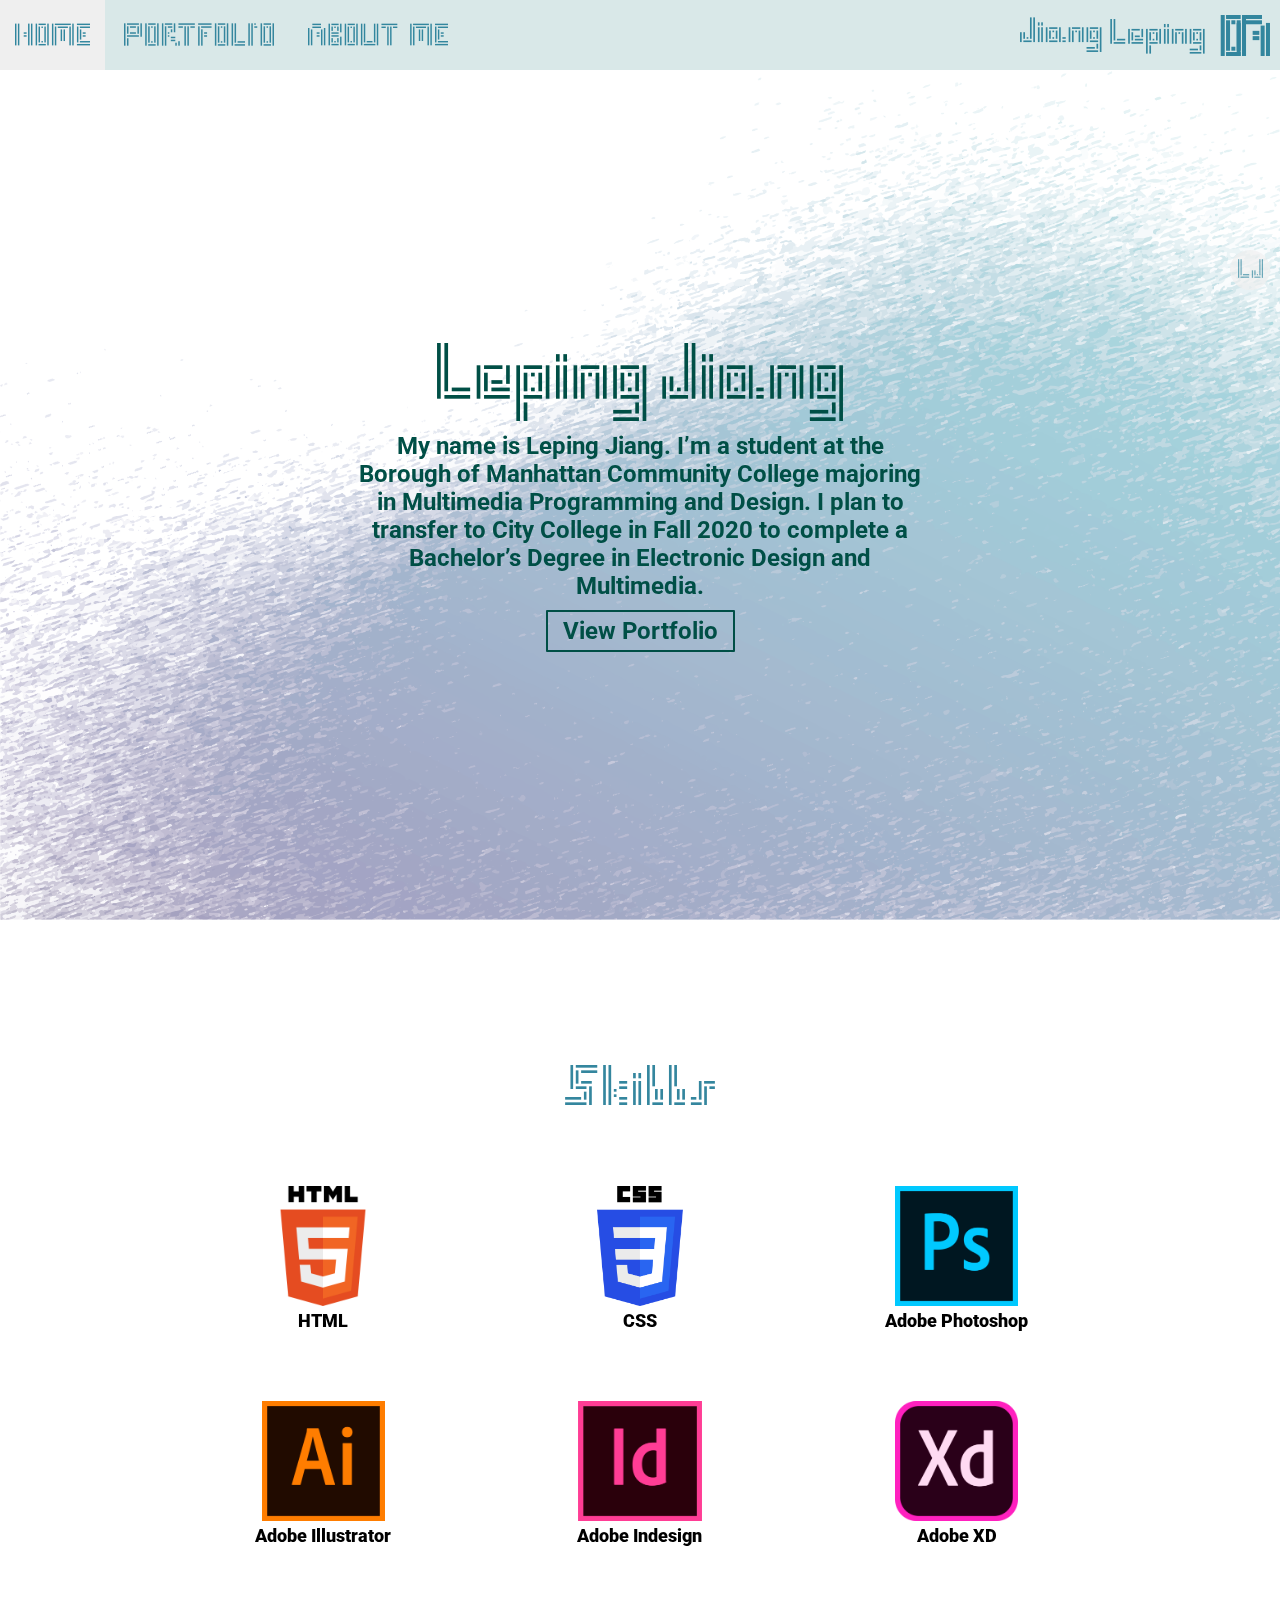
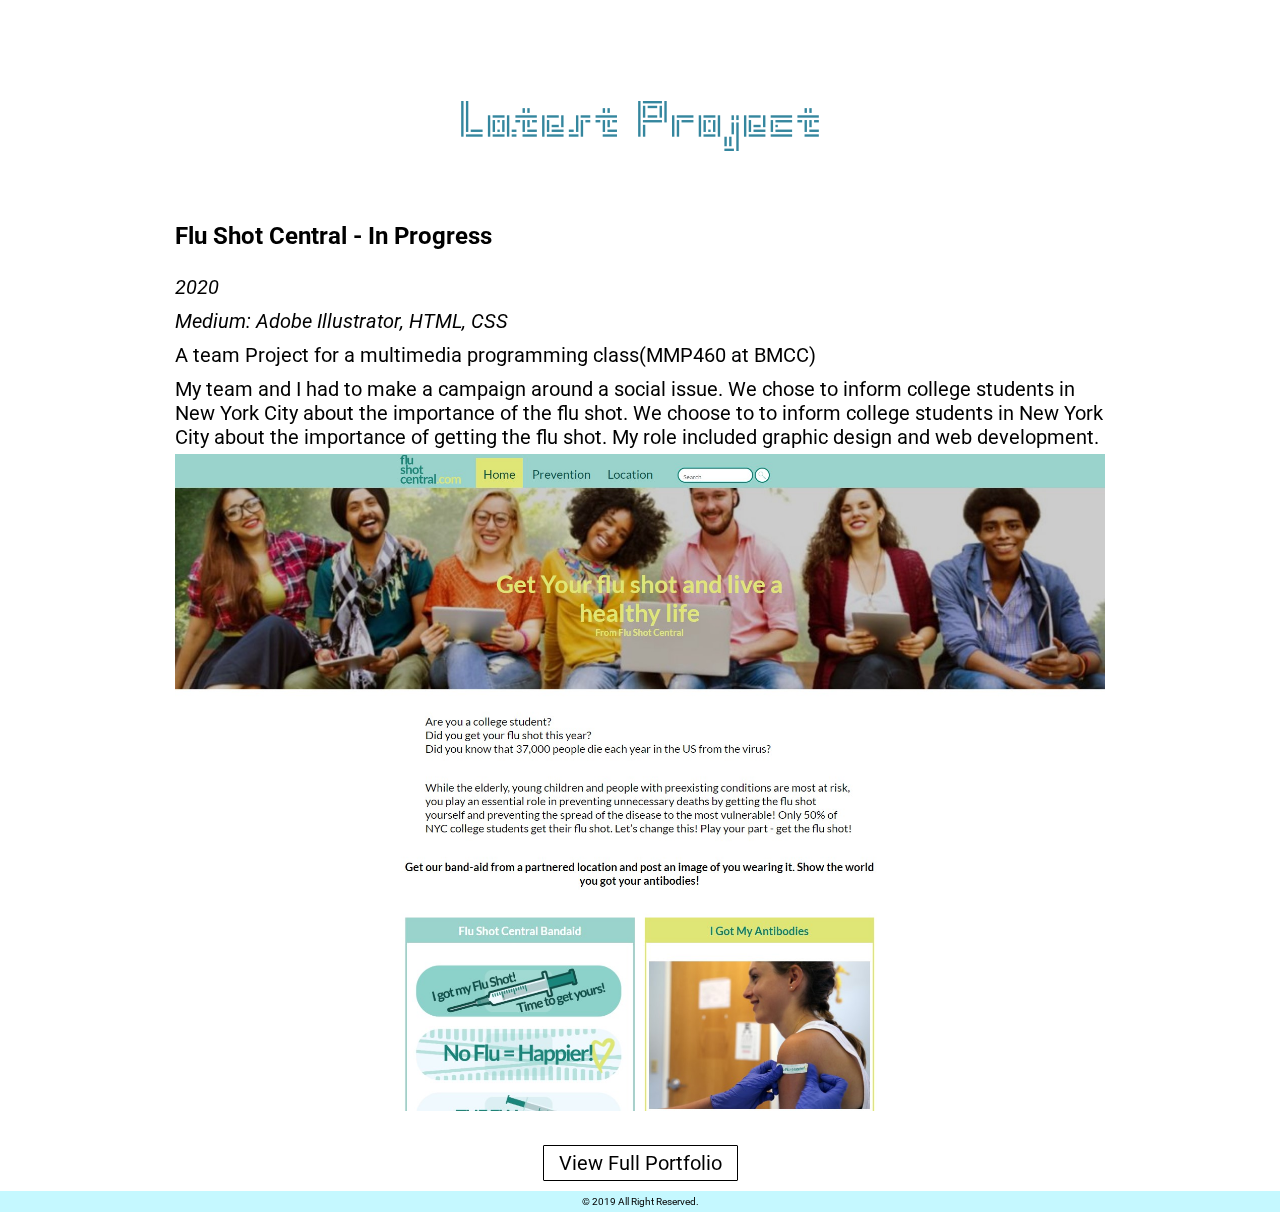
<file: index.html>
<!DOCTYPE html>
<html>

<head>
	<title>Leping Jiang</title>
	<meta name="viewport" content="width=device-width, initial-scale=1.0">
	<link rel="stylesheet" href="https://cdnjs.cloudflare.com/ajax/libs/font-awesome/4.7.0/css/font-awesome.min.css">
	<link rel="stylesheet" href="assets/css/style.css">
	<link href="https://fonts.googleapis.com/css?family=Roboto:100,100i,300,300i,400,400i,500,500i,700,700i,900,900i&display=swap" rel="stylesheet">
	<link href="https://fonts.googleapis.com/css?family=PT+Serif:400,400i,700,700i&display=swap" rel="stylesheet">
	<style>
		#hero {
			background: url(assets/img/jiang_bgn.png);
			background-size: cover;
			background-position: bottom right;
			height: calc(100vh - 50px);
		}

		.overlay {
			background: rgba(255, 255, 255, 0.5);
			height: 100%;
			display: flex;
			justify-content: center;
			align-items: center;
		}

		.overlay div {
			max-width: 600px;
		}

		.overlay h1,
		.overlay p {
			color: #004F46;
			font-size: 24px;
			font-weight: bold;
		}

		.overlay .btn {
			color: #004F46;
			border: 2px solid #004F46;
			background: none;
		}

		.overlay .btn:hover {
			color: #ddd;
			border: 1px solid #ddd;
		}

		.proof {
			height: 70px;
		}

	</style>
</head>

<body>

	<!--navigation-->
	<header id="map">
		<h1><a href="index.html" id="logo"><img src="assets/img/jiang_logo.svg"></a></h1>
		<button id="mb"><i class="fa fa-bars"></i></button>
		<nav>
			<ul>
				<li>
					<a href="index.html"><img src="assets/img/leping_home.svg" class="imhome"></a>
				</li>
				<li>
					<a href="work.html"><img src="assets/img/portfolioc.svg" class="import"></a>
				</li>
				<li>
					<a href="contact.html"><img src="assets/img/aboutme.svg" class="imcontact"></a>
				</li>
			</ul>
		</nav>
	</header>

	<!--pop up menu(technically) and senondary menu-->
	<div class="dropdown">
		<button class="dropbtn"><img src="assets/img/lj.svg" alt=""></button>
		<div class="dropdown-content">
			<a href="index.html#map"><img src="assets/img/up.svg" alt=""></a>
			<a href="index.html"><img src="assets/img/h.svg" alt=""></a>
			<a href="work.html"><img src="assets/img/p.svg" alt=""></a>
			<a href="contact.html"><img src="assets/img/a.svg" alt=""></a>
			<a href="work.html#map3"><img src="assets/img/dg.svg" alt=""></a>
			<a href="work.html#map5"><img src="assets/img/wb.svg" alt=""></a>
			<a href="workrandom.html"><img src="assets/img/ff.svg" alt=""></a>
		</div>
	</div>

	<!--Parallax background-->
	<div>
		<img src="assets/img/leoabackground.svg" class="oa">
	</div>

	<!--hero-->

	<div id="hero">
		<div class="overlay">
			<div class="p10 tc">
				<h1><img src="assets/img/jiang_logo_w.svg" class="nameimg"></h1>
				<p>My name is Leping Jiang. I’m a student at the Borough of Manhattan Community College majoring in Multimedia Programming and Design. I plan to transfer to City College in Fall 2020 to complete a Bachelor’s Degree in Electronic Design and Multimedia.</p>
				<p style="padding-top: 5px"><a href="work.html" class="btn">View Portfolio</a></p>
			</div>
		</div>
	</div>


	<!--skills and images of app-->
	<div class="">
		<div class="container tc" style="padding-bottom: 10px; padding-top: 140px">
			<div class="p5 c100">
				<h2><img src="assets/img/skills.svg" class="pagetitle" style="padding: "></h2>
			</div>
		</div>

		<div class="container tc sspt">
			<div class="p10 c33">
				<div class="">
					<img src="assets/img/html.png" class="applogo">
					<div class="apptitle">HTML</div>
				</div>
			</div>
			<div class="p10 c33">
				<div class="">
					<img src="assets/img/css.png" class="applogo">
					<div class="apptitle">CSS</div>
				</div>
			</div>
			<div class="p10 c33">
				<div class="">
					<img src="assets/img/ps.png" class="applogo">
					<div class="apptitle">Adobe Photoshop</div>
				</div>
			</div>
		</div>



		<div class="container tc sspt">
			<div class="p10 c33">
				<div class="">
					<img src="assets/img/ai.png" class="applogo">
					<div class="apptitle">Adobe Illustrator</div>
				</div>
			</div>
			<div class="p10 c33">
				<div class="">
					<img src="assets/img/id.png" class="applogo">
					<div class="apptitle">Adobe Indesign</div>
				</div>
			</div>
			<div class="p10 c33">
				<div class="">
					<img src="assets/img/xd.png" class="applogo">
					<div class="apptitle">Adobe XD</div>
				</div>
			</div>

		</div>
	</div>




	<!--latest project-->
	<div class="">
		<div class="container p50 tc" style="padding-bottom: 10px; padding-top: 140px">
			<div class="p5 c100">
				<h2><img src="assets/img/latestproject.svg" style="height: 50px;"></h2>
			</div>
		</div>
	</div>
		<div class="container p10" style="padding-top: 50px">
			<div class="c66">
				<h2>
					<a href="">Flu Shot Central - In Progress</a>
				</h2>
			</div>

		</div>
		<div class="container p10">
			<div class="c100">
				<p class="p5 dateonly">2020</p>
				<p class="p5 dateonly">Medium: Adobe Illustrator, HTML, CSS</p>
				<p class="p5 ">A team Project for a multimedia programming class(MMP460 at BMCC)</p>
				<p class="p5">My team and I had to make a campaign around a social issue. We chose to inform college students in New York City about the importance of the flu shot. We choose to to inform college students in New York City about the importance of getting the flu shot. My role included graphic design and web development.</p>
				<div>
					<a href="rza21505/index.html">
						<img src="assets/img/fff1.jpg" class="c100">
					</a>
				</div>
			</div>
		</div>

		<div class="container p10">
			<div class="c100">

				<p style="padding-top: 5px" class="tc"><a href="work.html" class="btn">View Full Portfolio</a></p>
			</div>
		</div>



		<!--maybe copyrighted?-->
		<footer>
			<p class="tc a1 p5">&copy; 2019 All Right Reserved.</p>
		</footer>
		<script src="https://ajax.googleapis.com/ajax/libs/jquery/3.4.1/jquery.min.js"></script>
		<script>
			$('#mb').click(function() {
				$('nav').slideToggle();
			});

			$(window).resize(function() {
				if (window.innerWidth > 499) {
					$('nav').show();
				}
			});

		</script>
</body>

</html>
</file>
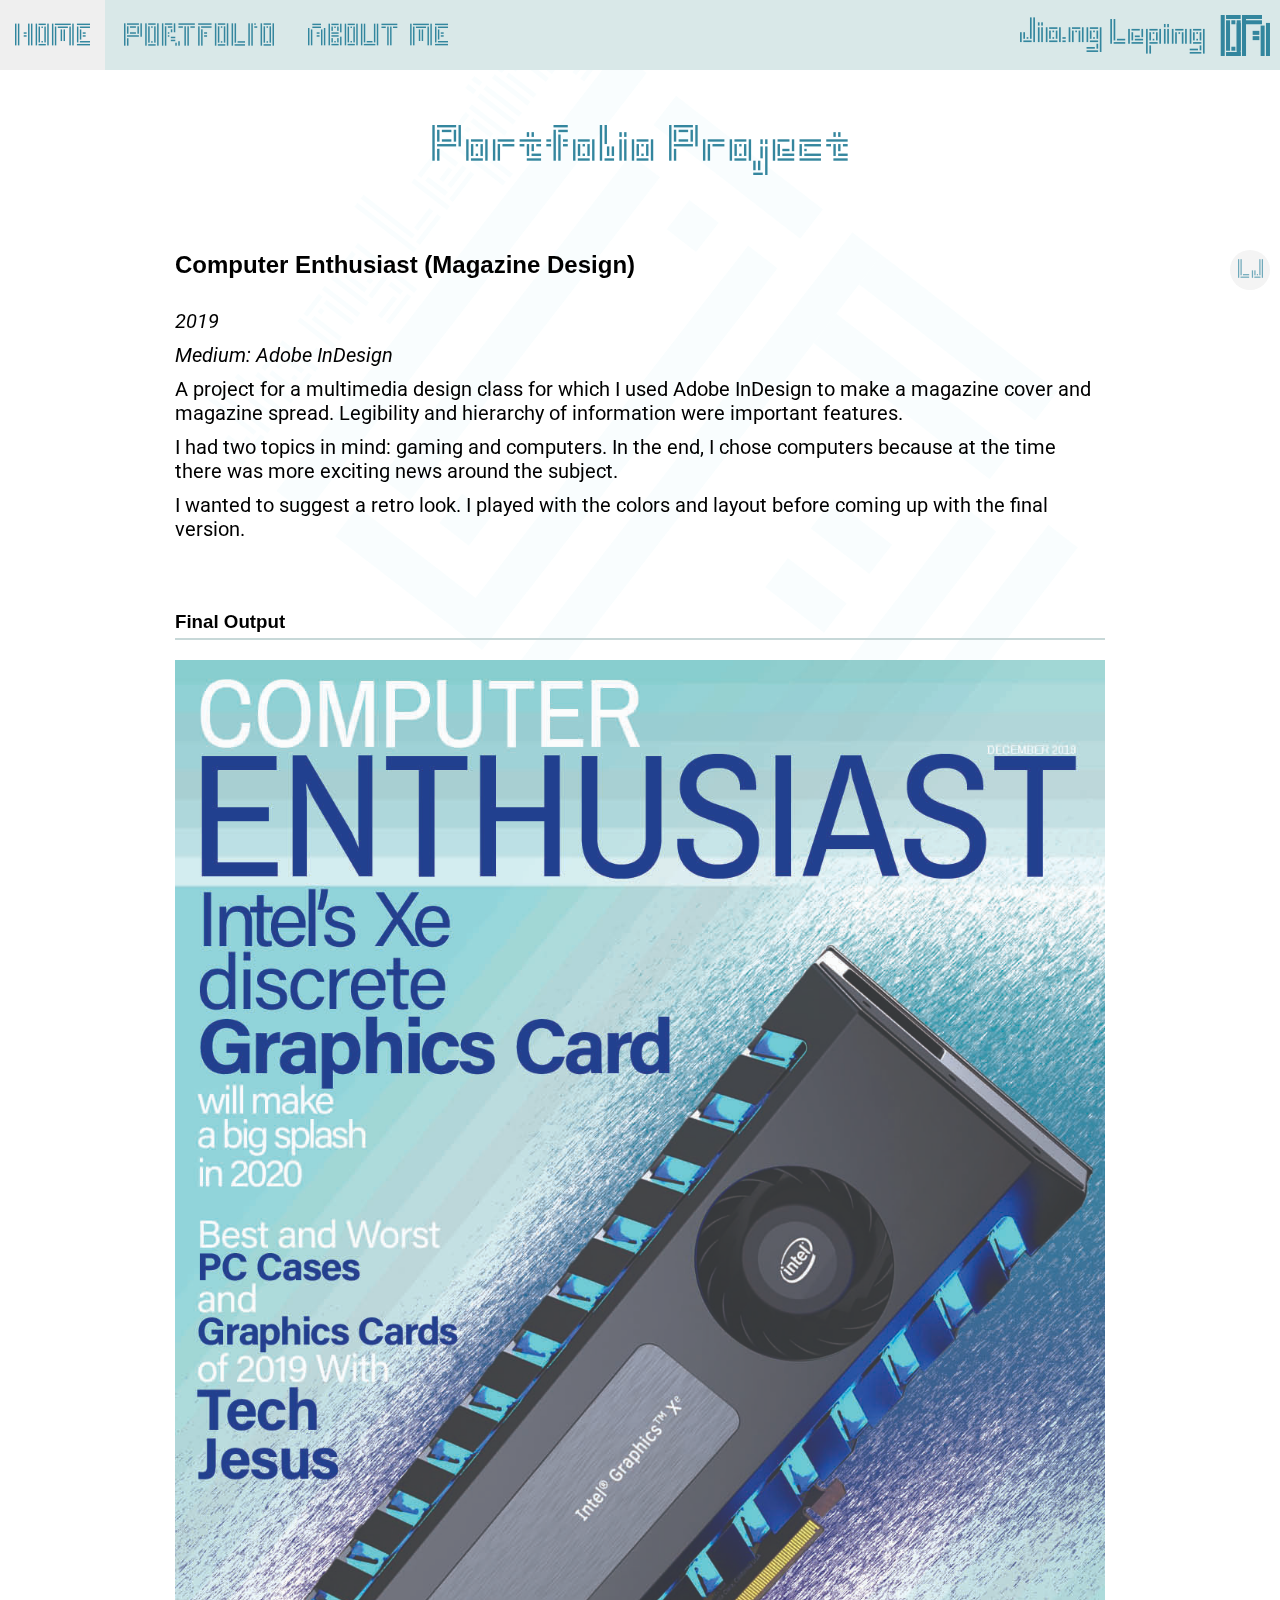
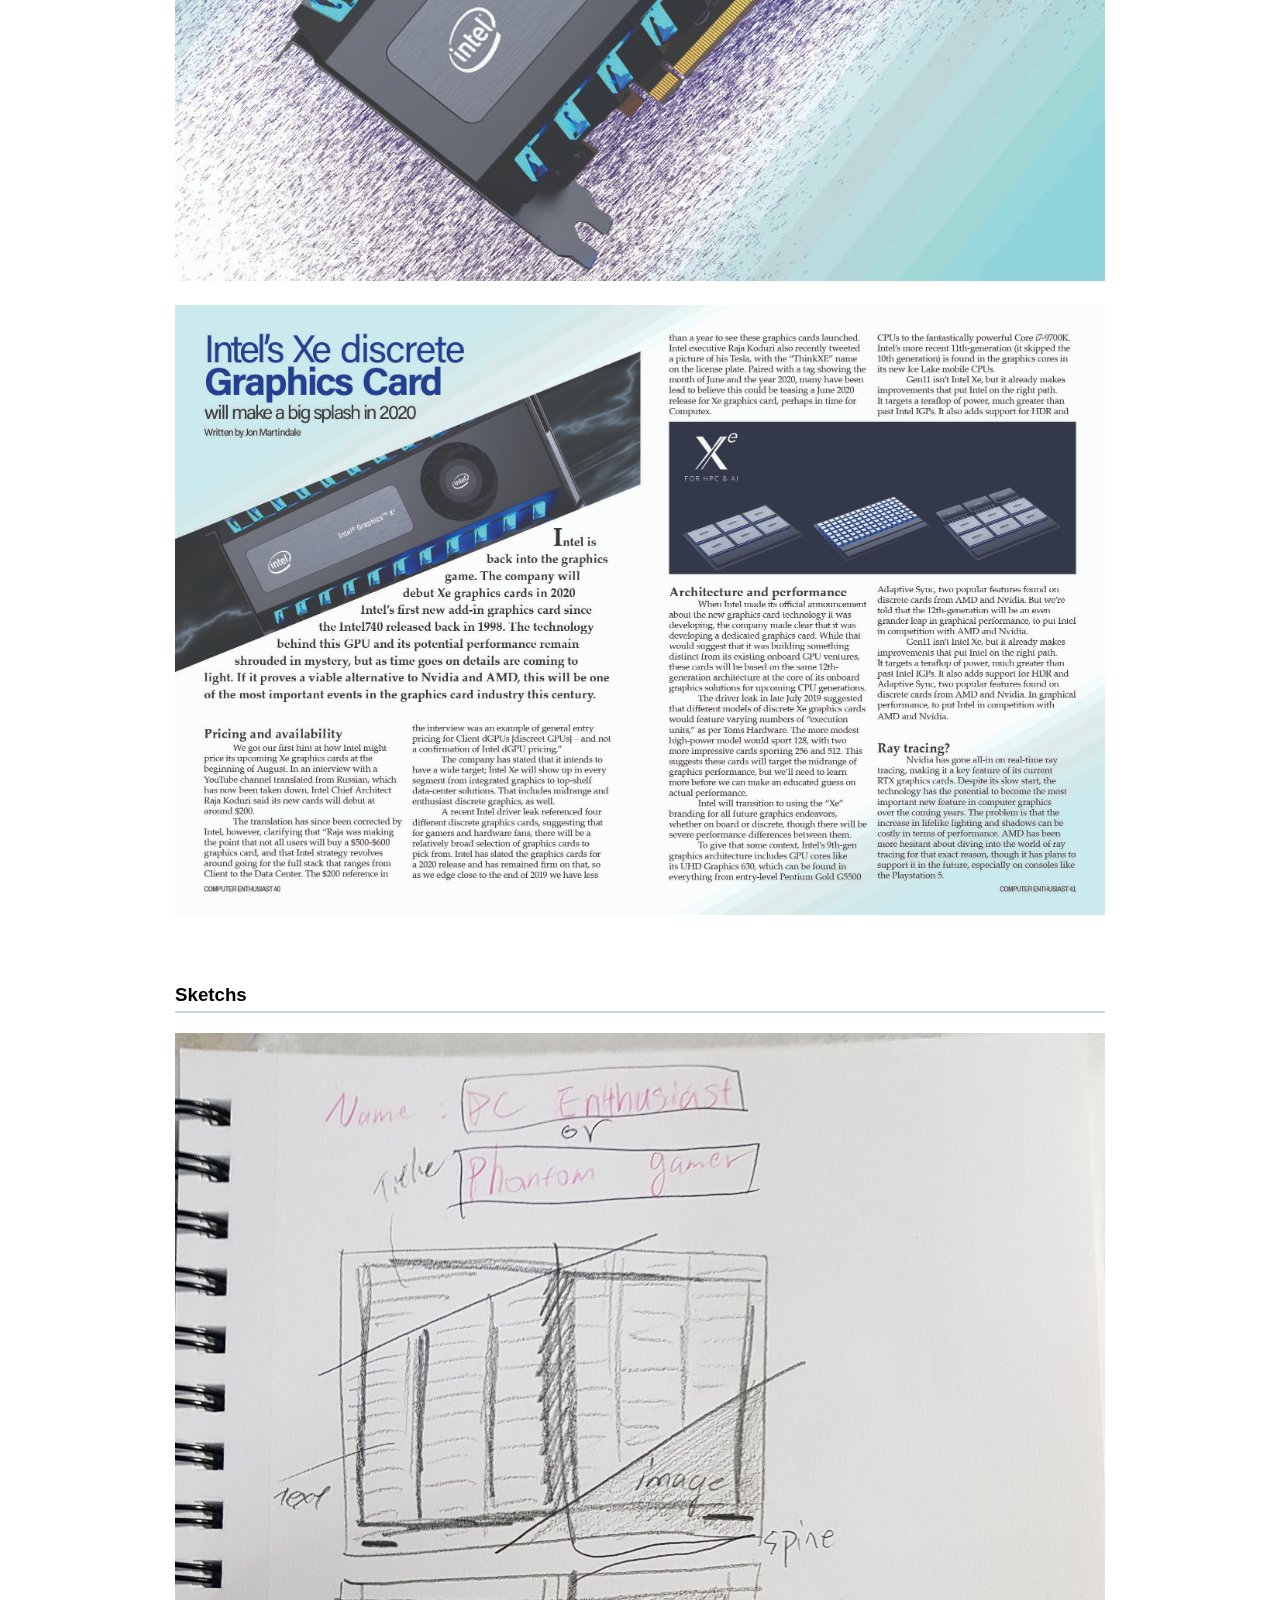
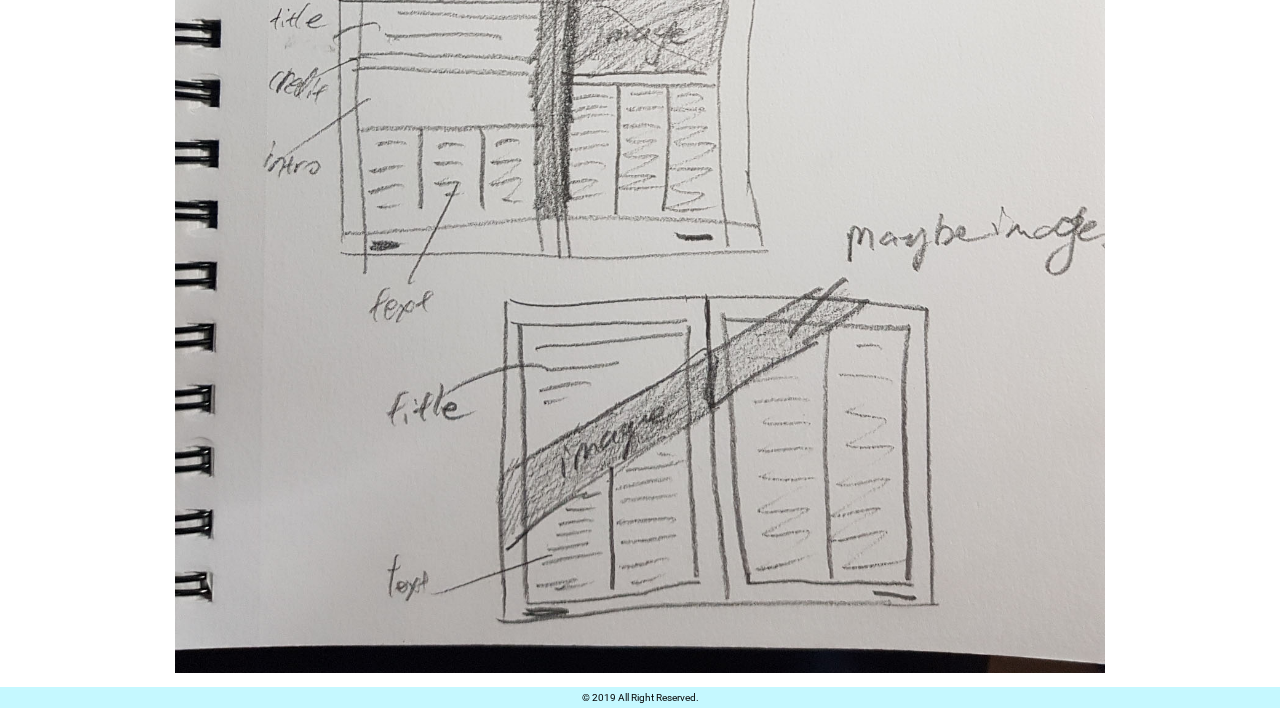
<file: computerenthusiast/index.html>
<!DOCTYPE html>
<html>

<head>
	<title>Leping Jiang</title>
	<meta name="viewport" content="width=device-width, initial-scale=1.0">
	<link rel="stylesheet" href="https://cdnjs.cloudflare.com/ajax/libs/font-awesome/4.7.0/css/font-awesome.min.css">
	<link rel="stylesheet" href="../assets/css/style.css">
	<link href="https://fonts.googleapis.com/css?family=Roboto:100,100i,300,300i,400,400i,500,500i,700,700i,900,900i&display=swap" rel="stylesheet">
	<link href="https://fonts.googleapis.com/css?family=PT+Serif:400,400i,700,700i&display=swap" rel="stylesheet">
	<style>
		
	</style>
</head>

<body>

	<!--navigation-->
	<header id="map">
		<h1><a href="../index.html" id="logo"><img src="../assets/img/jiang_logo.svg"></a></h1>
		<button id="mb"><i class="fa fa-bars"></i></button>
		<nav>
			<ul>
				<li>
					<a href="../index.html"><img src="../assets/img/leping_home.svg" class="imhome"></a>
				</li>
				<li>
					<a href="../work.html"><img src="../assets/img/portfolioc.svg" class="import"></a>
				</li>
				<li>
					<a href="../contact.html"><img src="../assets/img/aboutme.svg" class="imcontact"></a>
				</li>
			</ul>
		</nav>
	</header>

	<!--pop up menu(technically) and senondary menu-->
	<div class="dropdown">
		<button class="dropbtn"><img src="../assets/img/lj.svg" alt=""></button>
		<div class="dropdown-content">
			<a href="index.html#map"><img src="../assets/img/up.svg" alt=""></a>
			<a href="../index.html"><img src="../assets/img/h.svg" alt=""></a>
			<a href="../work.html"><img src="../assets/img/p.svg" alt=""></a>
			<a href="../contact.html"><img src="../assets/img/a.svg" alt=""></a>
			<a href="../work.html#map3"><img src="../assets/img/dg.svg" alt=""></a>
			<a href="../work.html#map5"><img src="../assets/img/wb.svg" alt=""></a>
			<a href="../workrandom.html"><img src="../assets/img/ff.svg" alt=""></a>
		</div>
	</div>

	<!--Parallax background-->
	<div>
		<img src="../assets/img/leoabackground.svg" class="oa">
	</div>



	<!--project-->
	<div class="">
		<div class="container p50 tc" style="padding-bottom: 10px">
			<div class="p5 c100">
				<h2><img src="../assets/img/ppppp.svg" style="height: 50px;"></h2>
			</div>
		</div>
	</div>

	<div class="container p10" style="padding-top: 50px">
		<div class="c66 p5">
			<h2>
				Computer Enthusiast (Magazine Design)
			</h2>
		</div>
<!--<div class="c33 p5">
			<a href="https://lepingjiang.github.io/Leping_Jiang_mmp240_midterm/" class="btn btnvps">View Project Site</a>
		</div>
<div class="c33 p5">
			<a href="https://github.com/lepingjiang/Leping_Jiang_mmp240_midterm" class="btn btnvps">View Code</a>
		</div>-->
	</div>
	
	
	
	<div class="container p10">
		<div class="c100">
			<p class="p5 dateonly">2019</p>
			<p class="p5 dateonly">Medium: Adobe InDesign</p>
			<p class="p5">A project for a multimedia design class for which I used Adobe InDesign to make a magazine cover and magazine spread. Legibility and hierarchy of information were important features.</p>
			<p class="p5">I had two topics in mind: gaming and computers. In the end, I chose computers because at the time there was more exciting news around the subject.</p>
			<p class="p5">
			I wanted to suggest a retro look. I played with the colors and layout before coming up with the final version.</p>
		</div>
	</div>
	
	<div class="container p10" style="padding-top: 50px">
		<div class="c100 p5 sper">
			<h3>
	Final Output
			</h3>
		</div>
	</div>

	<div class="container p10">
		<div class="c100">
			<div>
				<a href="img/JiangL_T08_Magazine_Layout_final%20output.jpg">
					<img src="img/JiangL_T08_Magazine_Layout_final%20output.jpg">
				</a>
			</div>
		</div>
	</div>
	
	
	<div class="container p10">
		<div class="c100">
			<div>
				<a href="img/JiangL_T08_Magazine_Layout2_final%20output.jpg">
					<img src="img/JiangL_T08_Magazine_Layout2_final%20output.jpg">
				</a>
			</div>
		</div>
	</div>

	
	
	
	<div class="container p10" style="padding-top: 50px">
		<div class="c100 p5 sper">
			<h3>
	Sketchs
			</h3>
		</div>
	</div>

	<div class="container p10">
		<div class="c100">
			<div>
				<a href="img/layout_sketch1-3.jpg">
					<img src="img/layout_sketch1-3.jpg">
				</a>
			</div>
		</div>
	</div>
	
	
	


	<!--maybe copyrighted?-->
	<footer>
		<p class="tc a1 p5">&copy; 2019 All Right Reserved.</p>
	</footer>
	<script src="https://ajax.googleapis.com/ajax/libs/jquery/3.4.1/jquery.min.js"></script>
	<script>
		$('#mb').click(function() {
			$('nav').slideToggle();
		});

		$(window).resize(function() {
			if (window.innerWidth > 499) {
				$('nav').show();
			}
		});
	</script>
</body></html>
</file>
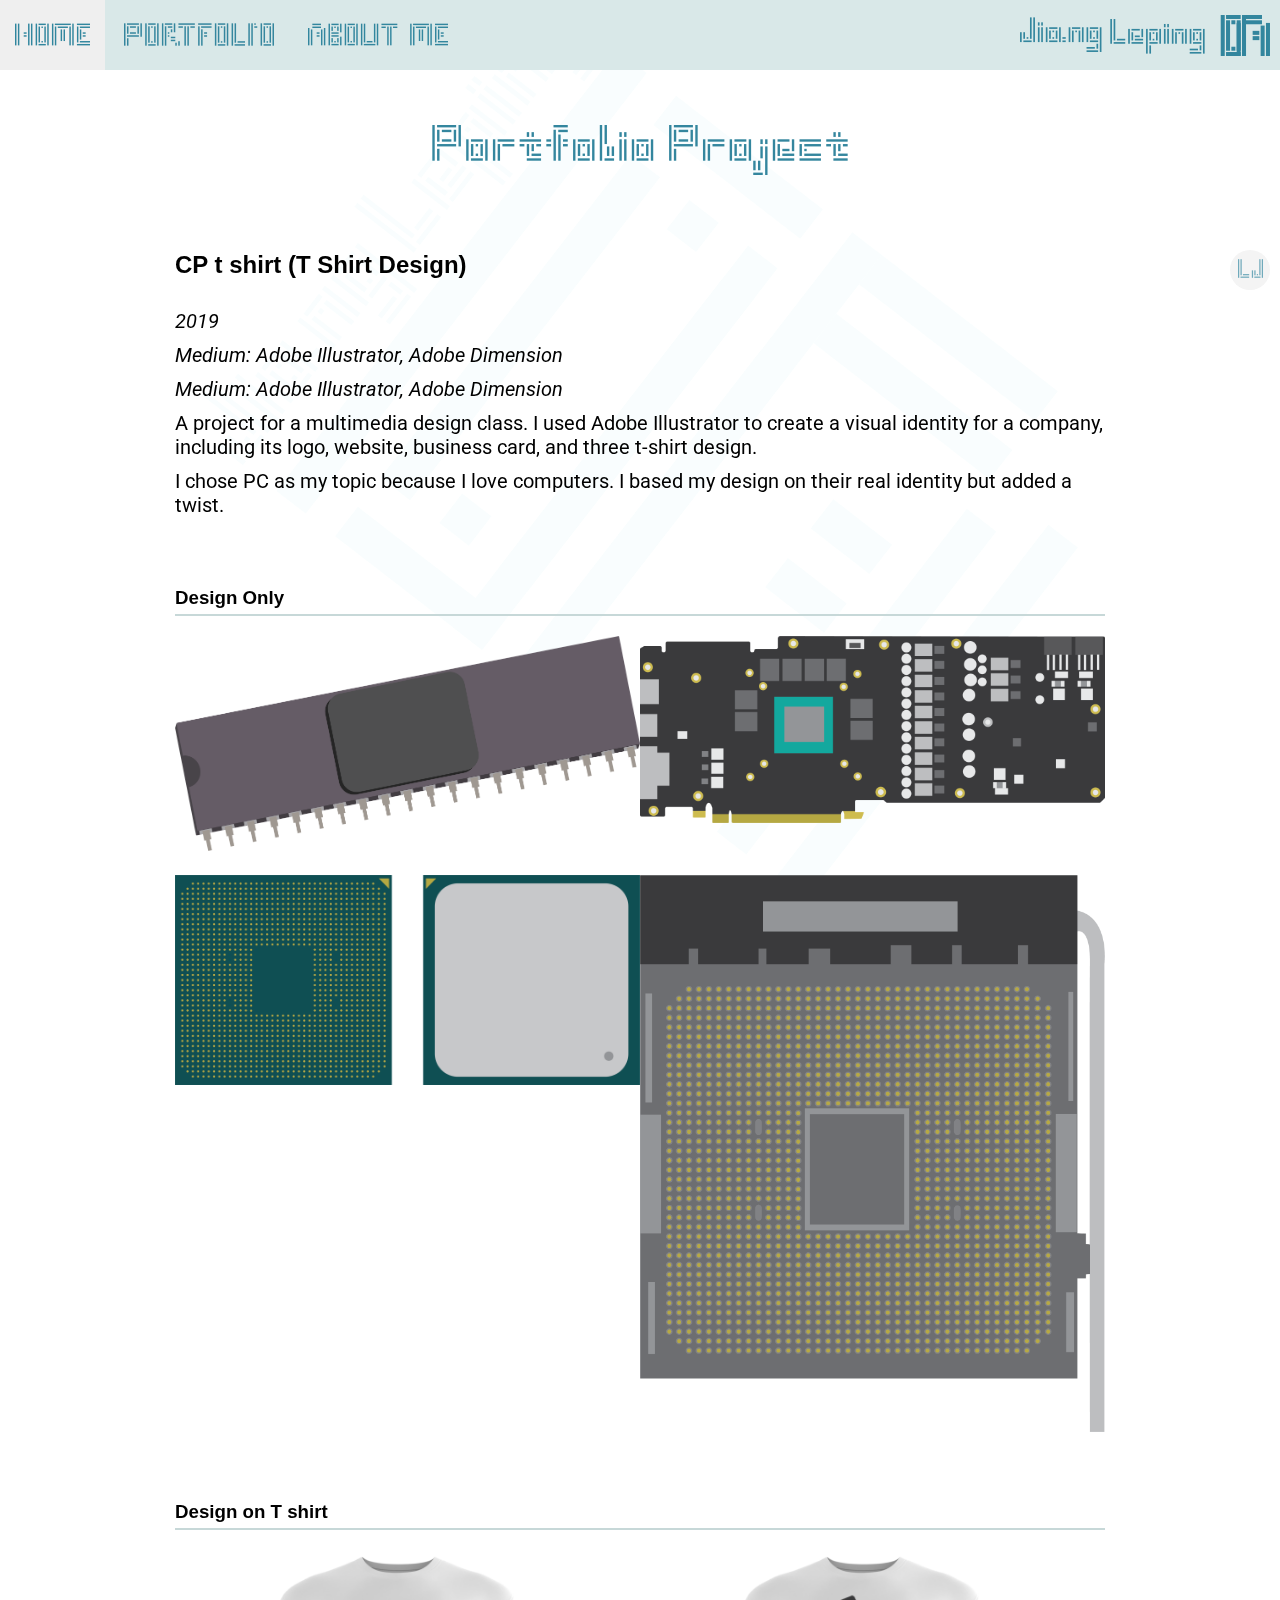
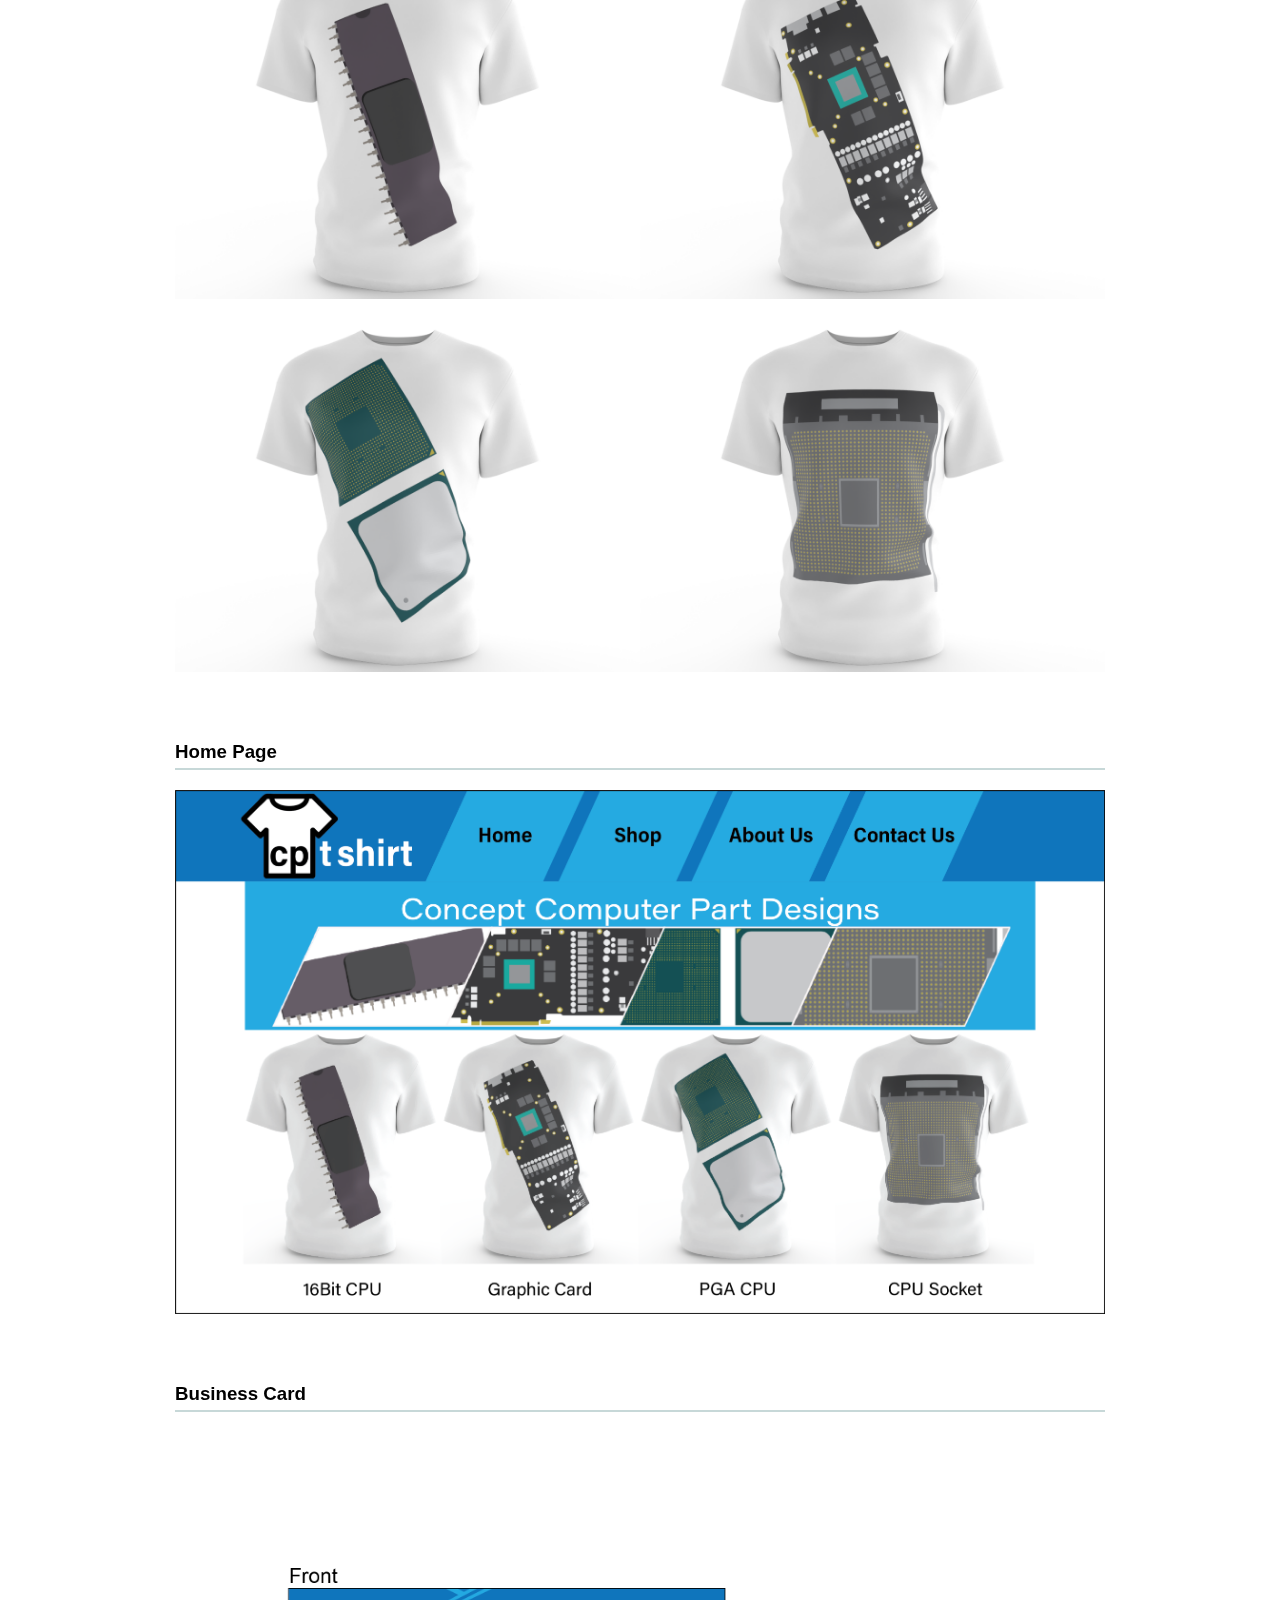
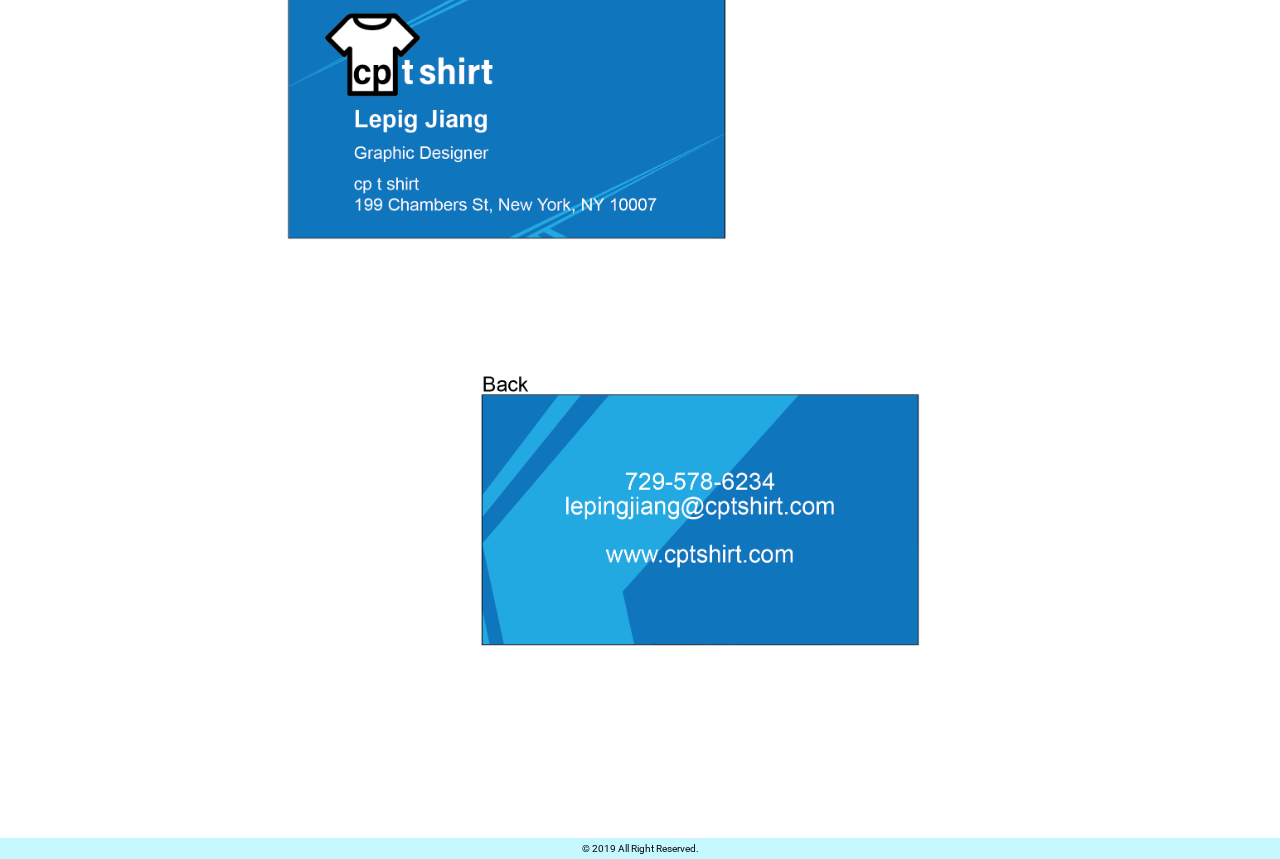
<file: cpt/index.html>
<!DOCTYPE html>
<html>

<head>
	<title>Leping Jiang</title>
	<meta name="viewport" content="width=device-width, initial-scale=1.0">
	<link rel="stylesheet" href="https://cdnjs.cloudflare.com/ajax/libs/font-awesome/4.7.0/css/font-awesome.min.css">
	<link rel="stylesheet" href="../assets/css/style.css">
	<link href="https://fonts.googleapis.com/css?family=Roboto:100,100i,300,300i,400,400i,500,500i,700,700i,900,900i&display=swap" rel="stylesheet">
	<link href="https://fonts.googleapis.com/css?family=PT+Serif:400,400i,700,700i&display=swap" rel="stylesheet">
	<style>
	
	</style>
</head>

<body>

	<!--navigation-->
	<header id="map">
		<h1><a href="../index.html" id="logo"><img src="../assets/img/jiang_logo.svg"></a></h1>
		<button id="mb"><i class="fa fa-bars"></i></button>
		<nav>
			<ul>
				<li>
					<a href="../index.html"><img src="../assets/img/leping_home.svg" class="imhome"></a>
				</li>
				<li>
					<a href="../work.html"><img src="../assets/img/portfolioc.svg" class="import"></a>
				</li>
				<li>
					<a href="../contact.html"><img src="../assets/img/aboutme.svg" class="imcontact"></a>
				</li>
			</ul>
		</nav>
	</header>

	<!--pop up menu(technically) and senondary menu-->
	<div class="dropdown">
		<button class="dropbtn"><img src="../assets/img/lj.svg" alt=""></button>
		<div class="dropdown-content">
			<a href="index.html#map"><img src="../assets/img/up.svg" alt=""></a>
			<a href="../index.html"><img src="../assets/img/h.svg" alt=""></a>
			<a href="../work.html"><img src="../assets/img/p.svg" alt=""></a>
			<a href="../contact.html"><img src="../assets/img/a.svg" alt=""></a>
			<a href="../work.html#map3"><img src="../assets/img/dg.svg" alt=""></a>
			<a href="../work.html#map5"><img src="../assets/img/wb.svg" alt=""></a>
			<a href="../workrandom.html"><img src="../assets/img/ff.svg" alt=""></a>
		</div>
	</div>

	<!--Parallax background-->
	<div>
		<img src="../assets/img/leoabackground.svg" class="oa">
	</div>



	<!--project-->
	<div class="">
		<div class="container p50 tc" style="padding-bottom: 10px">
			<div class="p5 c100">
				<h2><img src="../assets/img/ppppp.svg" style="height: 50px;"></h2>
			</div>
		</div>
	</div>

	<div class="container p10" style="padding-top: 50px">
		<div class="c66 p5">
			<h2>
				CP t shirt (T Shirt Design)
			</h2>
		</div>
<!--<div class="c33 p5">
			<a href="https://lepingjiang.github.io/Leping_Jiang_mmp240_midterm/" class="btn btnvps">View Project Site</a>
		</div>
<div class="c33 p5">
			<a href="https://github.com/lepingjiang/Leping_Jiang_mmp240_midterm" class="btn btnvps">View Code</a>
		</div>-->
	</div>
	
	
	
	<div class="container p10">
		<div class="c100">
			<p class="p5 dateonly">2019</p>
			<p class="p5 dateonly">Medium: Adobe Illustrator, Adobe Dimension</p>
			<p class="p5 dateonly">Medium: Adobe Illustrator, Adobe Dimension</p>
			<p class="p5">A project for a multimedia design class. I used Adobe Illustrator to create a visual identity for a company, including its logo, website, business card, and three t-shirt design.</p>
			<p class="p5"> I chose PC as my topic because I love computers. I based my design on their real identity but added a twist.</p>
		</div>
	</div>
	
	<div class="container p10" style="padding-top: 50px">
		<div class="c100 p5 sper">
			<h3>
	Design Only
			</h3>
		</div>
	</div>

	<div class="container p10">
		<div class="c50">
			<div>
				<a href="img/8086.png">
					<img src="img/8086.png">
				</a>
			</div>
		</div>
		<div class="c50">
			<div>
				<a href="img/Graphics%20Card.png">
					<img src="img/Graphics%20Card.png">
				</a>
			</div>
		</div>
	</div>
	
	<div class="container p10">
		<div class="c50">
			<div>
				<a href="img/imd.png">
					<img src="img/imd.png">
				</a>
			</div>
		</div>
		<div class="c50">
			<div>
				<a href="img/socket.png">
					<img src="img/socket.png">
				</a>
			</div>
		</div>
	</div>
		
	<div class="container p10" style="padding-top: 50px">
		<div class="c100 p5 sper">
			<h3>
	Design on T shirt
			</h3>
		</div>
	</div>

	<div class="container p10">
		<div class="c50">
			<div>
				<a href="img/t%20shirt16bit.pngg">
					<img src="img/t%20shirt16bit.png">
				</a>
			</div>
		</div>
		<div class="c50">
			<div>
				<a href="img/t%20shirt%20gpu.png">
					<img src="img/t%20shirt%20gpu.png">
				</a>
			</div>
		</div>
	</div>
	
	<div class="container p10">
		<div class="c50">
			<div>
				<a href="img/t%20shirt%20cpu.png">
					<img src="img/t%20shirt%20cpu.png">
				</a>
			</div>
		</div>
		<div class="c50">
			<div>
				<a href="img/t%20shirt%20soc.png">
					<img src="img/t%20shirt%20soc.png">
				</a>
			</div>
		</div>
	</div>
	
	
	
	<div class="container p10" style="padding-top: 50px">
		<div class="c100 p5 sper">
			<h3>
	Home Page
			</h3>
		</div>
	</div>

	<div class="container p10">
		<div class="c100">
			<div>
				<a href="img/Leping%20Jiang%20HomePage.png">
					<img src="img/Leping%20Jiang%20HomePage.png">
				</a>
			</div>
		</div>
	</div>
	
	
	
	
	<div class="container p10" style="padding-top: 50px">
		<div class="c100 p5 sper">
			<h3>
	Business Card
			</h3>
		</div>
	</div>

	<div class="container p10">
		<div class="c100">
			<div>
				<a href="img/Leping%20Jiang%20Business%20Card.png">
					<img src="img/Leping%20Jiang%20Business%20Card.png">
				</a>
			</div>
		</div>
	</div>
	
	




	<!--maybe copyrighted?-->
	<footer>
		<p class="tc a1 p5">&copy; 2019 All Right Reserved.</p>
	</footer>
	<script src="https://ajax.googleapis.com/ajax/libs/jquery/3.4.1/jquery.min.js"></script>
	<script>
		$('#mb').click(function() {
			$('nav').slideToggle();
		});

		$(window).resize(function() {
			if (window.innerWidth > 499) {
				$('nav').show();
			}
		});
	</script>
</body></html>
</file>
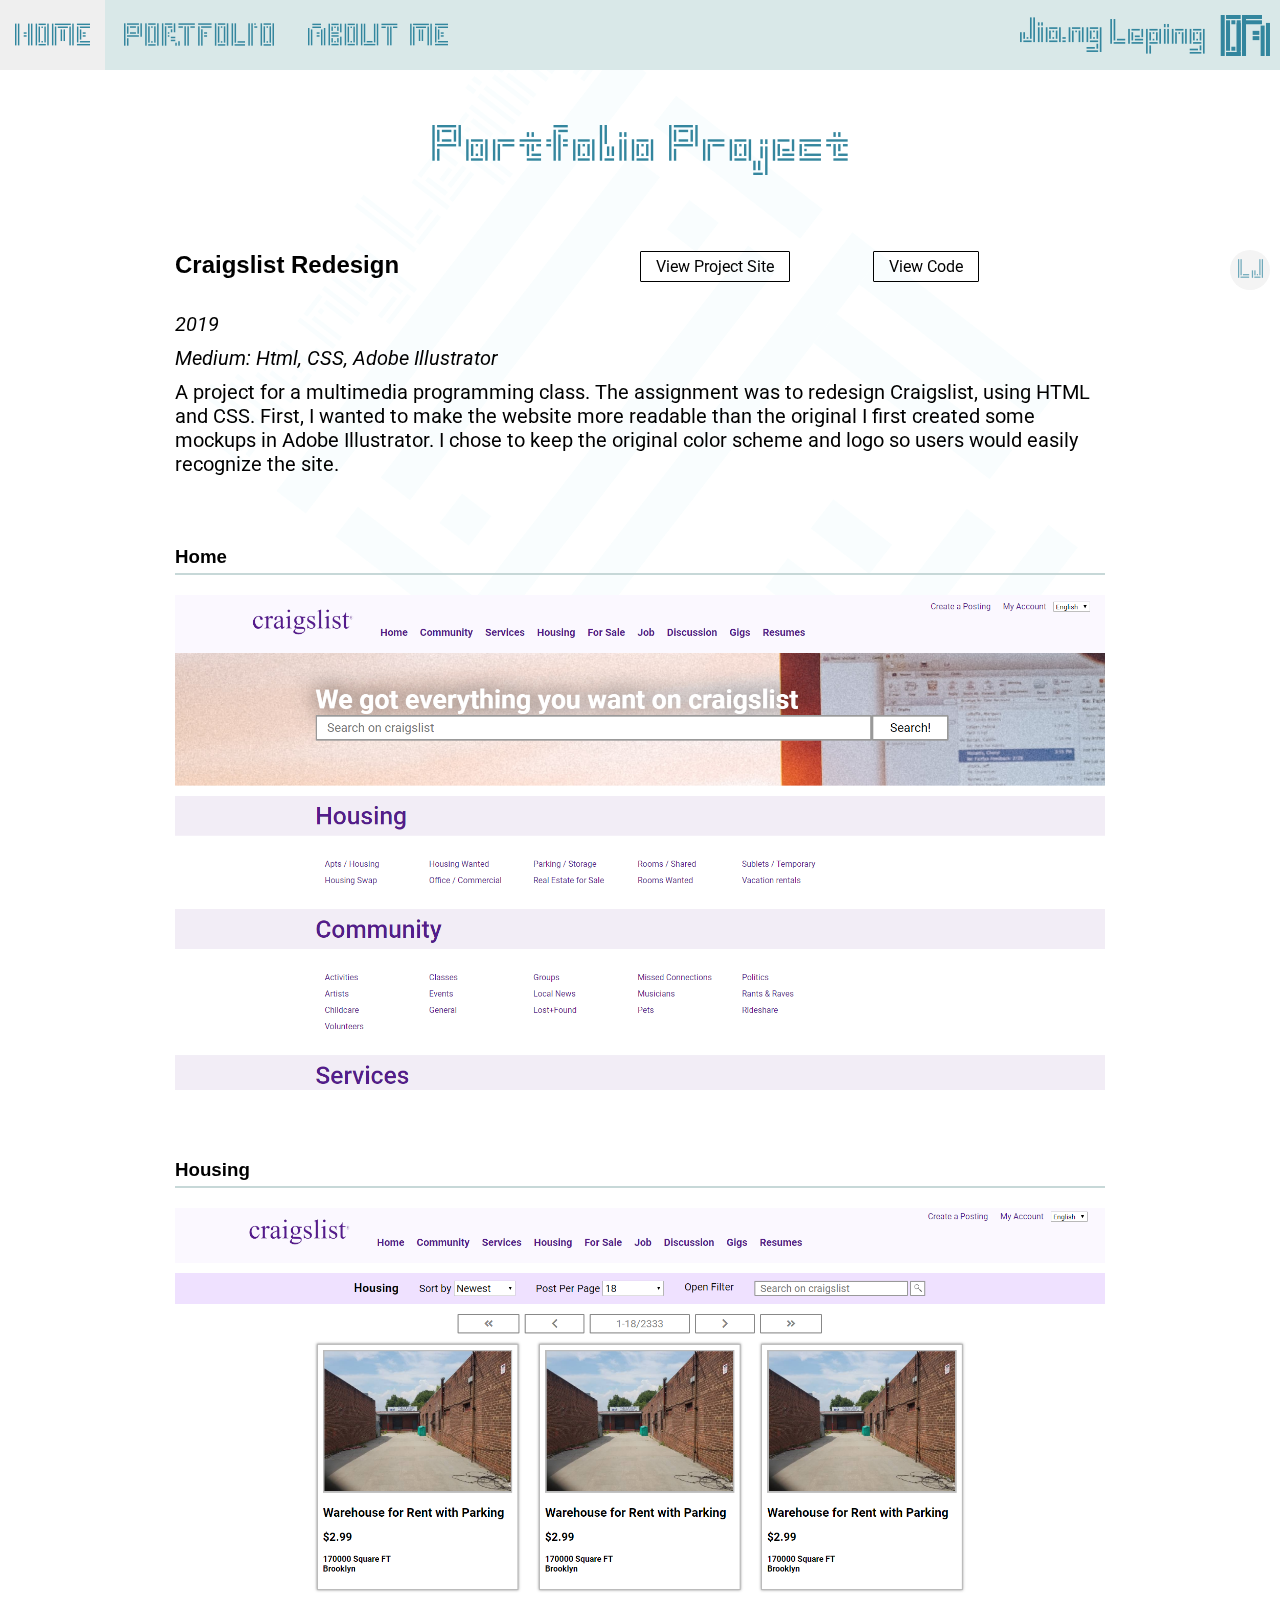
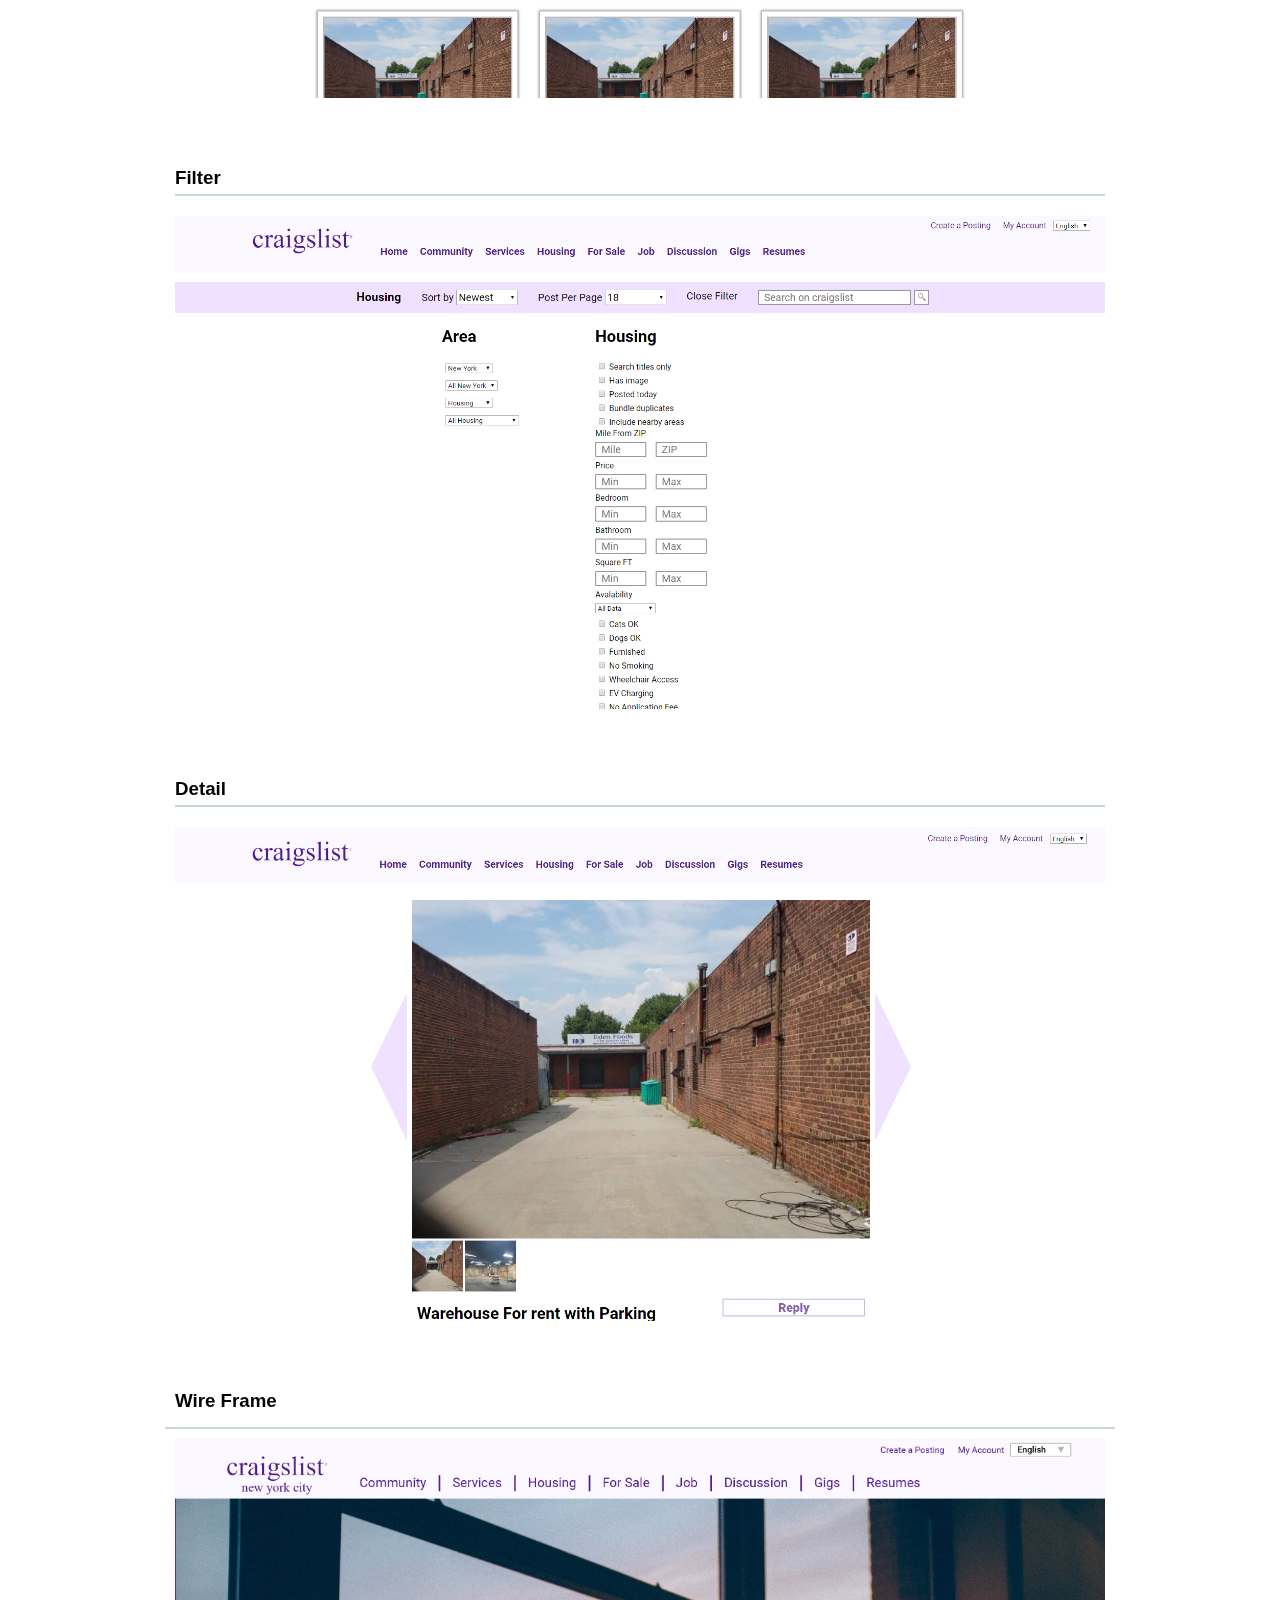
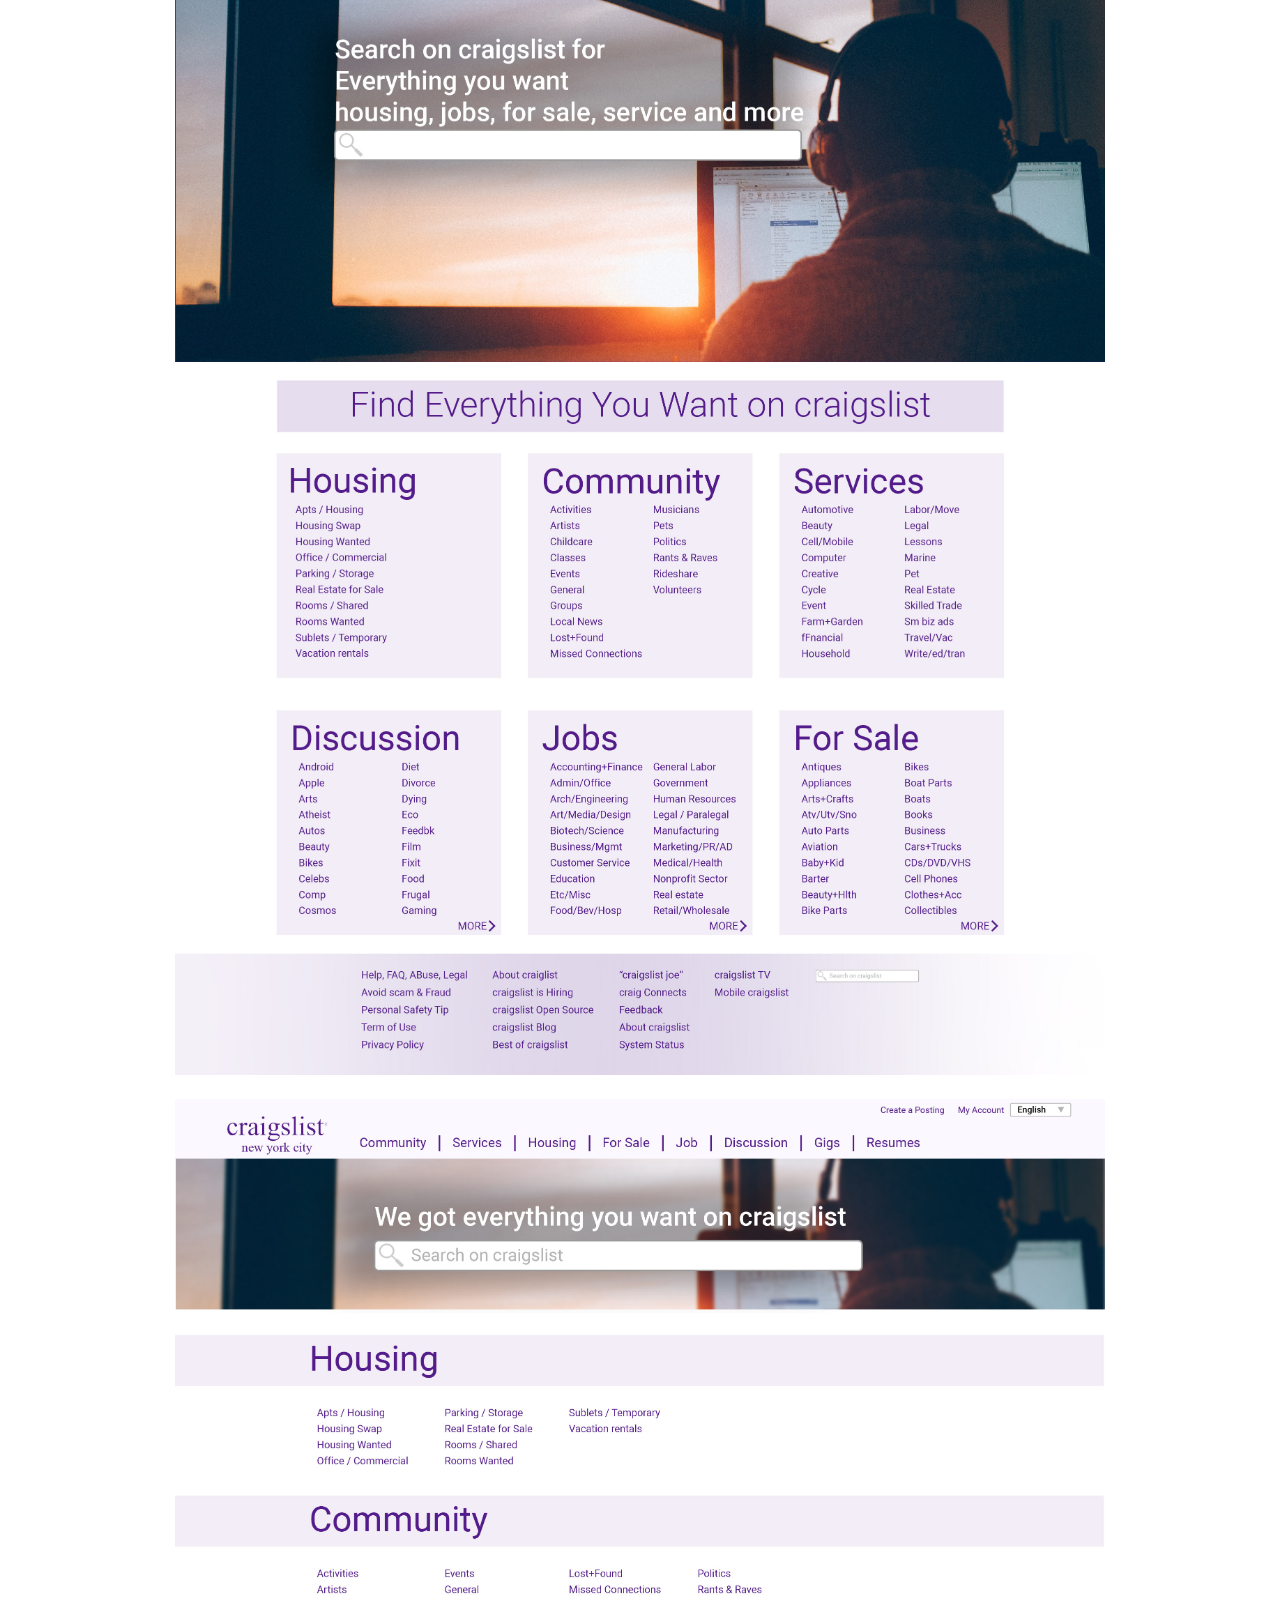
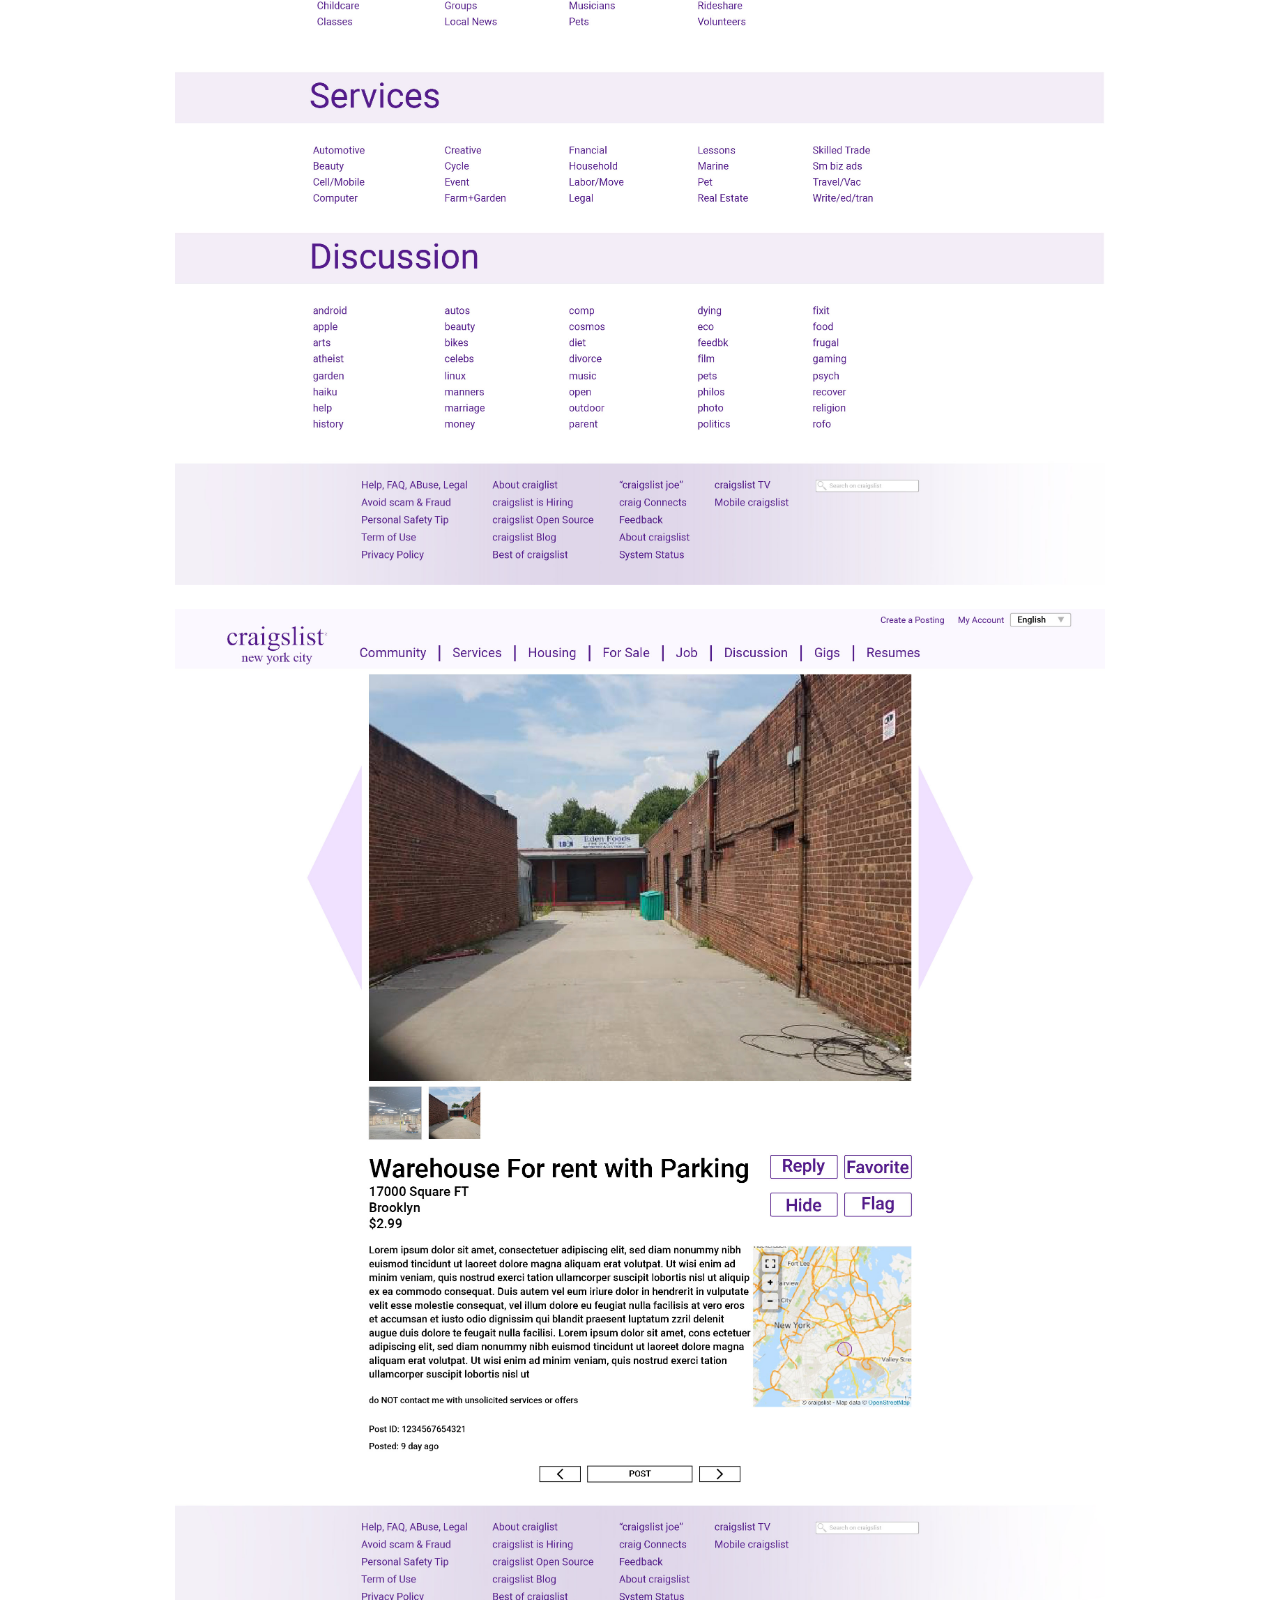
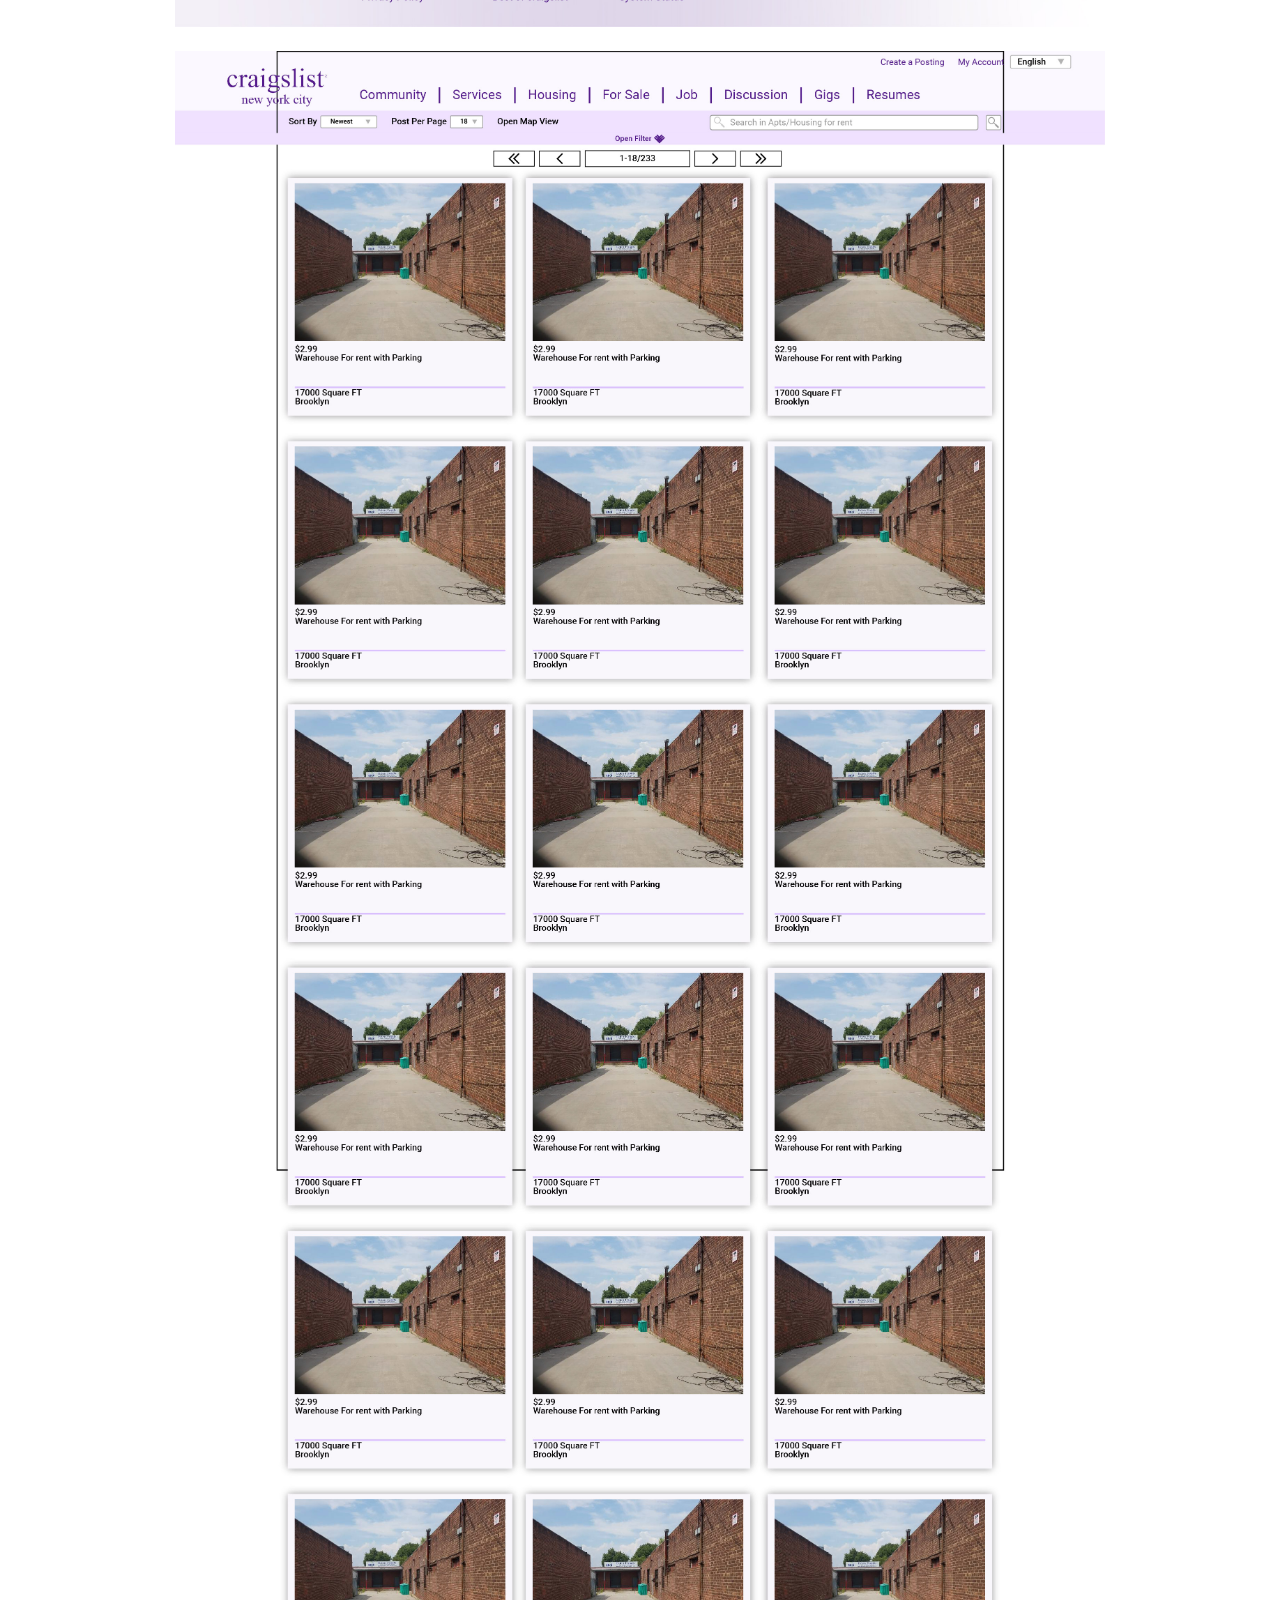
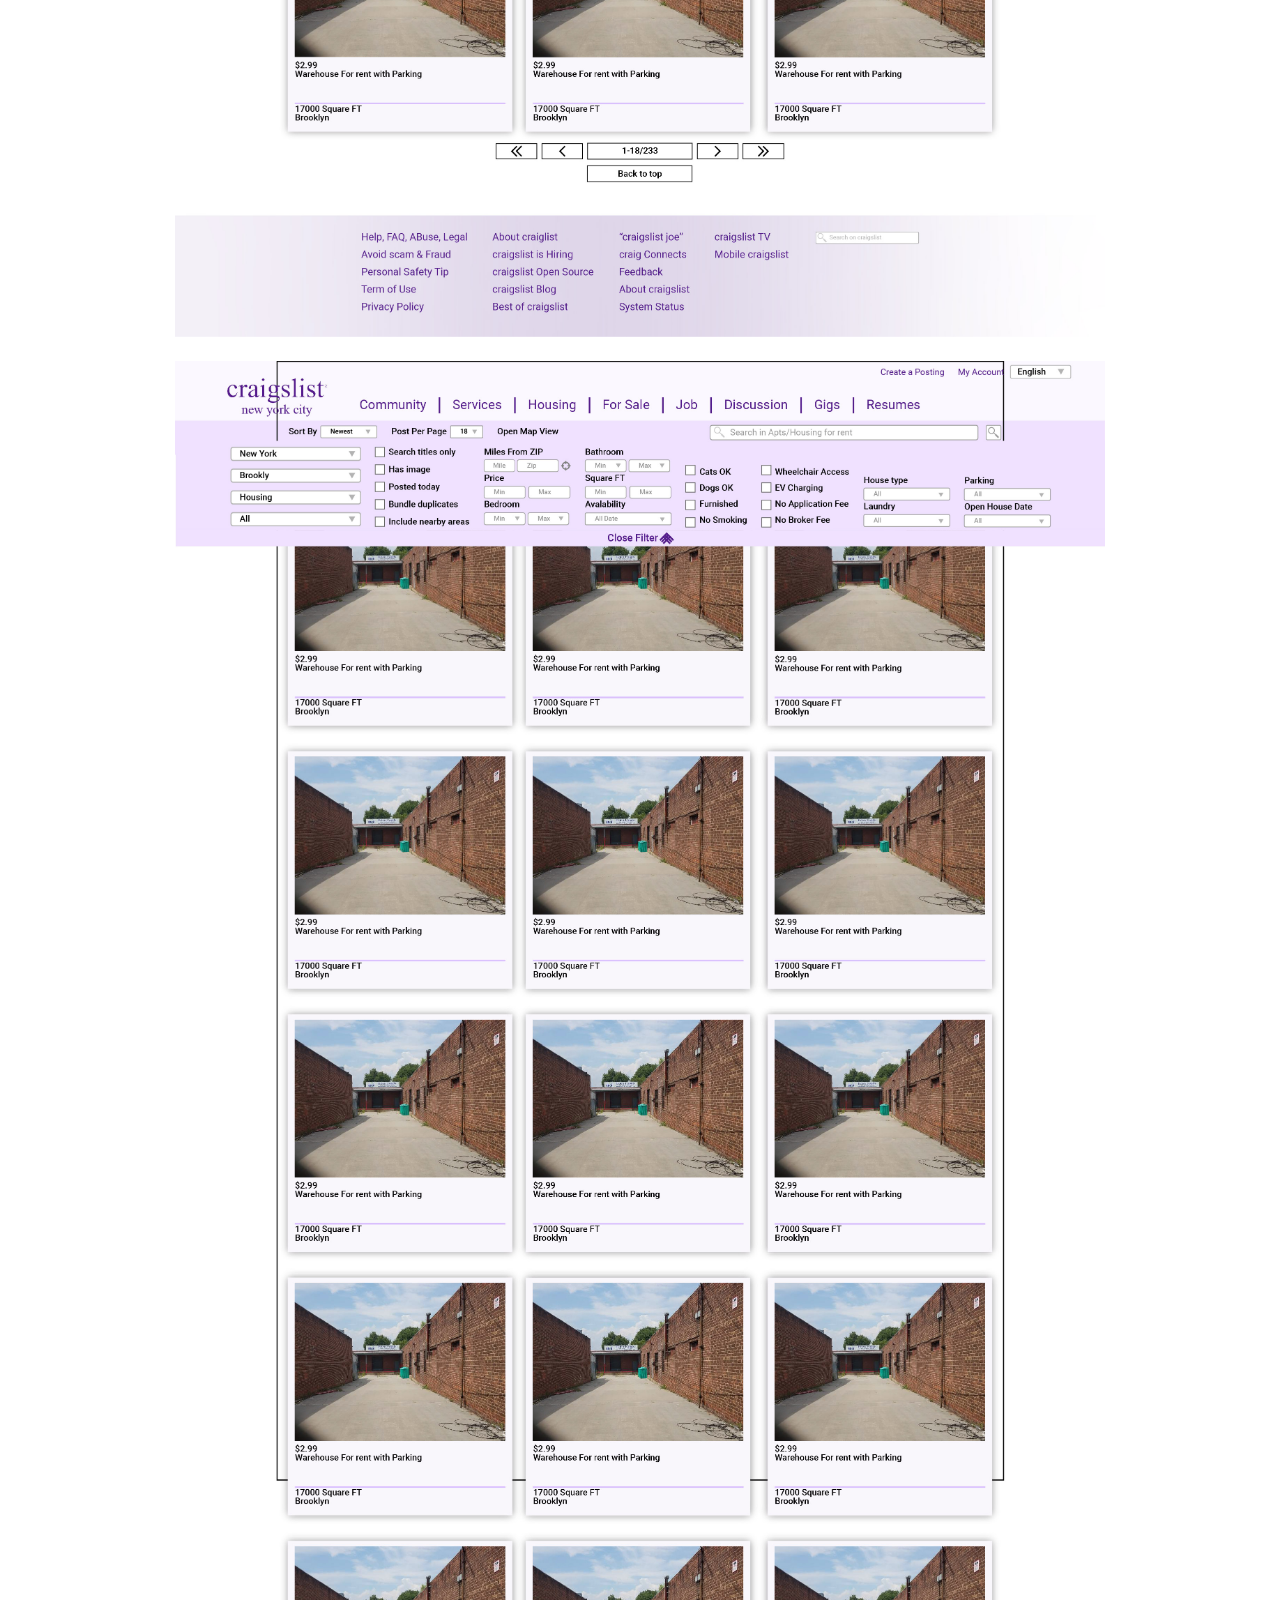
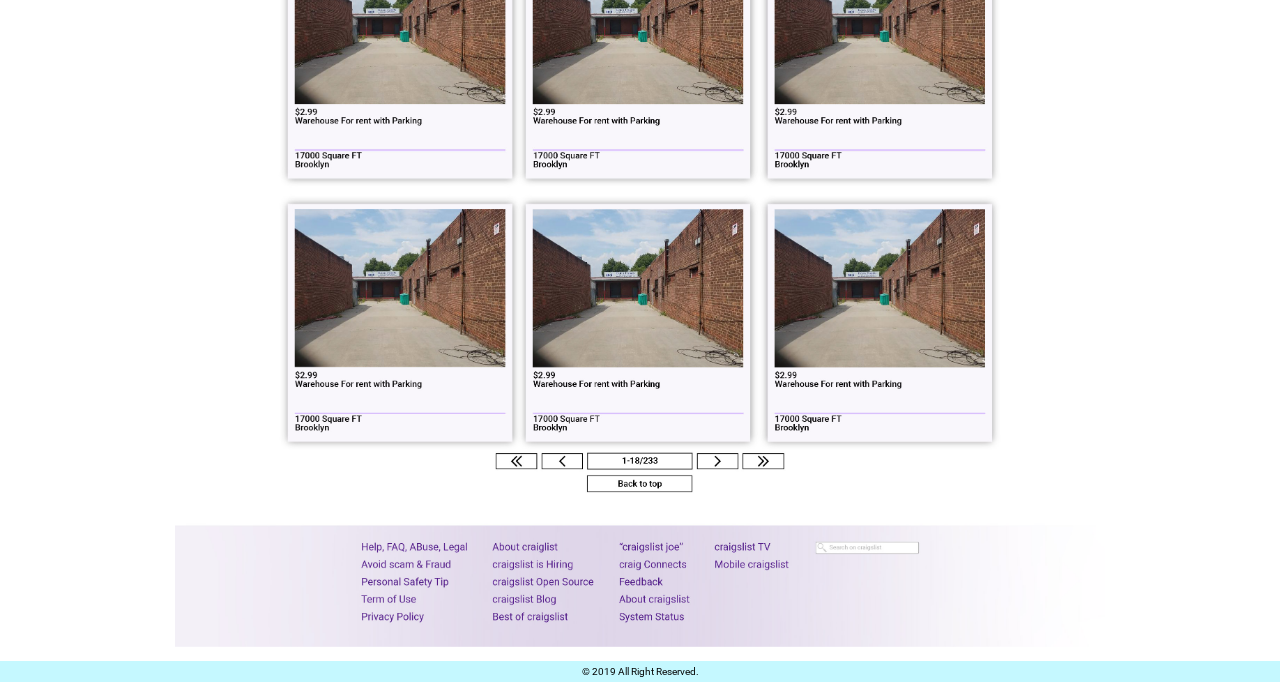
<file: cred/index.html>
<!DOCTYPE html>
<html>

<head>
	<title>Leping Jiang</title>
	<meta name="viewport" content="width=device-width, initial-scale=1.0">
	<link rel="stylesheet" href="https://cdnjs.cloudflare.com/ajax/libs/font-awesome/4.7.0/css/font-awesome.min.css">
	<link rel="stylesheet" href="../assets/css/style.css">
	<link href="https://fonts.googleapis.com/css?family=Roboto:100,100i,300,300i,400,400i,500,500i,700,700i,900,900i&display=swap" rel="stylesheet">
	<link href="https://fonts.googleapis.com/css?family=PT+Serif:400,400i,700,700i&display=swap" rel="stylesheet">
	<style>
		
	</style>
</head>

<body>

	<!--navigation-->
	<header id="map">
		<h1><a href="../index.html" id="logo"><img src="../assets/img/jiang_logo.svg"></a></h1>
		<button id="mb"><i class="fa fa-bars"></i></button>
		<nav>
			<ul>
				<li>
					<a href="../index.html"><img src="../assets/img/leping_home.svg" class="imhome"></a>
				</li>
				<li>
					<a href="../work.html"><img src="../assets/img/portfolioc.svg" class="import"></a>
				</li>
				<li>
					<a href="../contact.html"><img src="../assets/img/aboutme.svg" class="imcontact"></a>
				</li>
			</ul>
		</nav>
	</header>

	<!--pop up menu(technically) and senondary menu-->
	<div class="dropdown">
		<button class="dropbtn"><img src="../assets/img/lj.svg" alt=""></button>
		<div class="dropdown-content">
			<a href="index.html#map"><img src="../assets/img/up.svg" alt=""></a>
			<a href="../index.html"><img src="../assets/img/h.svg" alt=""></a>
			<a href="../work.html"><img src="../assets/img/p.svg" alt=""></a>
			<a href="../contact.html"><img src="../assets/img/a.svg" alt=""></a>
			<a href="../work.html#map3"><img src="../assets/img/dg.svg" alt=""></a>
			<a href="../work.html#map5"><img src="../assets/img/wb.svg" alt=""></a>
			<a href="../workrandom.html"><img src="../assets/img/ff.svg" alt=""></a>
		</div>
	</div>

	<!--Parallax background-->
	<div>
		<img src="../assets/img/leoabackground.svg" class="oa">
	</div>



	<!--project-->
	<div class="">
		<div class="container p50 tc" style="padding-bottom: 10px">
			<div class="p5 c100">
				<h2><img src="../assets/img/ppppp.svg" style="height: 50px;"></h2>
			</div>
		</div>
	</div>

	<div class="container p10" style="padding-top: 50px">
		<div class="c66 p5">
			<h2>
				Craigslist Redesign
			</h2>
		</div>
<div class="c33 p5">
			<a href="https://lepingjiang.github.io/Leping_Jiang_mmp240_midterm/" class="btn btnvps">View Project Site</a>
		</div>
<div class="c33 p5">
			<a href="https://github.com/lepingjiang/Leping_Jiang_mmp240_midterm" class="btn btnvps">View Code</a>
		</div>
	</div>
	
	
	
	<div class="container p10">
		<div class="c100">
			<p class="p5 dateonly">2019</p>
			<p class="p5 dateonly">Medium: Html, CSS, Adobe Illustrator</p>
			<p class="p5">A project for a multimedia programming class. The assignment was to redesign Craigslist, using HTML and CSS. First, I wanted to make the website more readable than the original I first created some mockups in Adobe Illustrator. I chose to keep the original color scheme and logo so users would easily recognize the site.</p>
		</div>
	</div>
	
	<div class="container p10" style="padding-top: 50px">
		<div class="c100 p5 sper">
			<h3>
	Home
			</h3>
		</div>
	</div>

	<div class="container p10">
		<div class="c100">
			<div>
				<a href="img/home%20page.png">
					<img src="img/home%20page.png">
				</a>
			</div>
		</div>
	</div>
		
	<div class="container p10" style="padding-top: 50px">
		<div class="c100 p5 sper">
			<h3>
	Housing
			</h3>
		</div>
	</div>

	<div class="container p10">
		<div class="c100">
			<div>
				<a href="img/housing.png">
					<img src="img/housing.png">
				</a>
			</div>
		</div>
	</div>
	
	
	
	
	
	<div class="container p10" style="padding-top: 50px">
		<div class="c100 p5 sper">
			<h3>
	Filter
			</h3>
		</div>
	</div>

	<div class="container p10">
		<div class="c100">
			<div>
				<a href="img/filter.png">
					<img src="img/filter.png">
				</a>
			</div>
		</div>
	</div>
	
	
	
	
	<div class="container p10" style="padding-top: 50px">
		<div class="c100 p5 sper">
			<h3>
	Detail
			</h3>
		</div>
	</div>

	<div class="container p10">
		<div class="c100">
			<div>
				<a href="img/detail.png">
					<img src="img/detail.png">
				</a>
			</div>
		</div>
	</div>
	
	
	
	
	
	
	<div class="container p10 sper" style="padding-top: 50px">
		<div class="c100 p5">
			<h3>
				Wire Frame
			</h3>
		</div>
	</div>





	<div class="container p10">
		<div class="c100">
			<div>
					<img src="img/mmp240-home-01.jpg">
			</div>
		</div>
	</div>



	<div class="container p10">
		<div class="c100">
			<div>
					<img src="img/mmp240-home%20r-01-01.jpg">
			</div>
		</div>
	</div>



	<div class="container p10">
		<div class="c100">
			<div>
					<img src="img/mmp240s%20detail-01.jpg">
			</div>
		</div>
	</div>



	<div class="container p10">
		<div class="c100">
			<div>
					<img src="img/mmp240s%20list%20page%20close-01.jpg">
			</div>
		</div>
	</div>



	<div class="container p10">
		<div class="c100">
			<div>
					<img src="img/mmp240s%20list%20page%20open-01.jpg">
			</div>
		</div>
	</div>






	<!--maybe copyrighted?-->
	<footer>
		<p class="tc a1 p5">&copy; 2019 All Right Reserved.</p>
	</footer>
	<script src="https://ajax.googleapis.com/ajax/libs/jquery/3.4.1/jquery.min.js"></script>
	<script>
		$('#mb').click(function() {
			$('nav').slideToggle();
		});

		$(window).resize(function() {
			if (window.innerWidth > 499) {
				$('nav').show();
			}
		});
	</script>
</body></html>
</file>
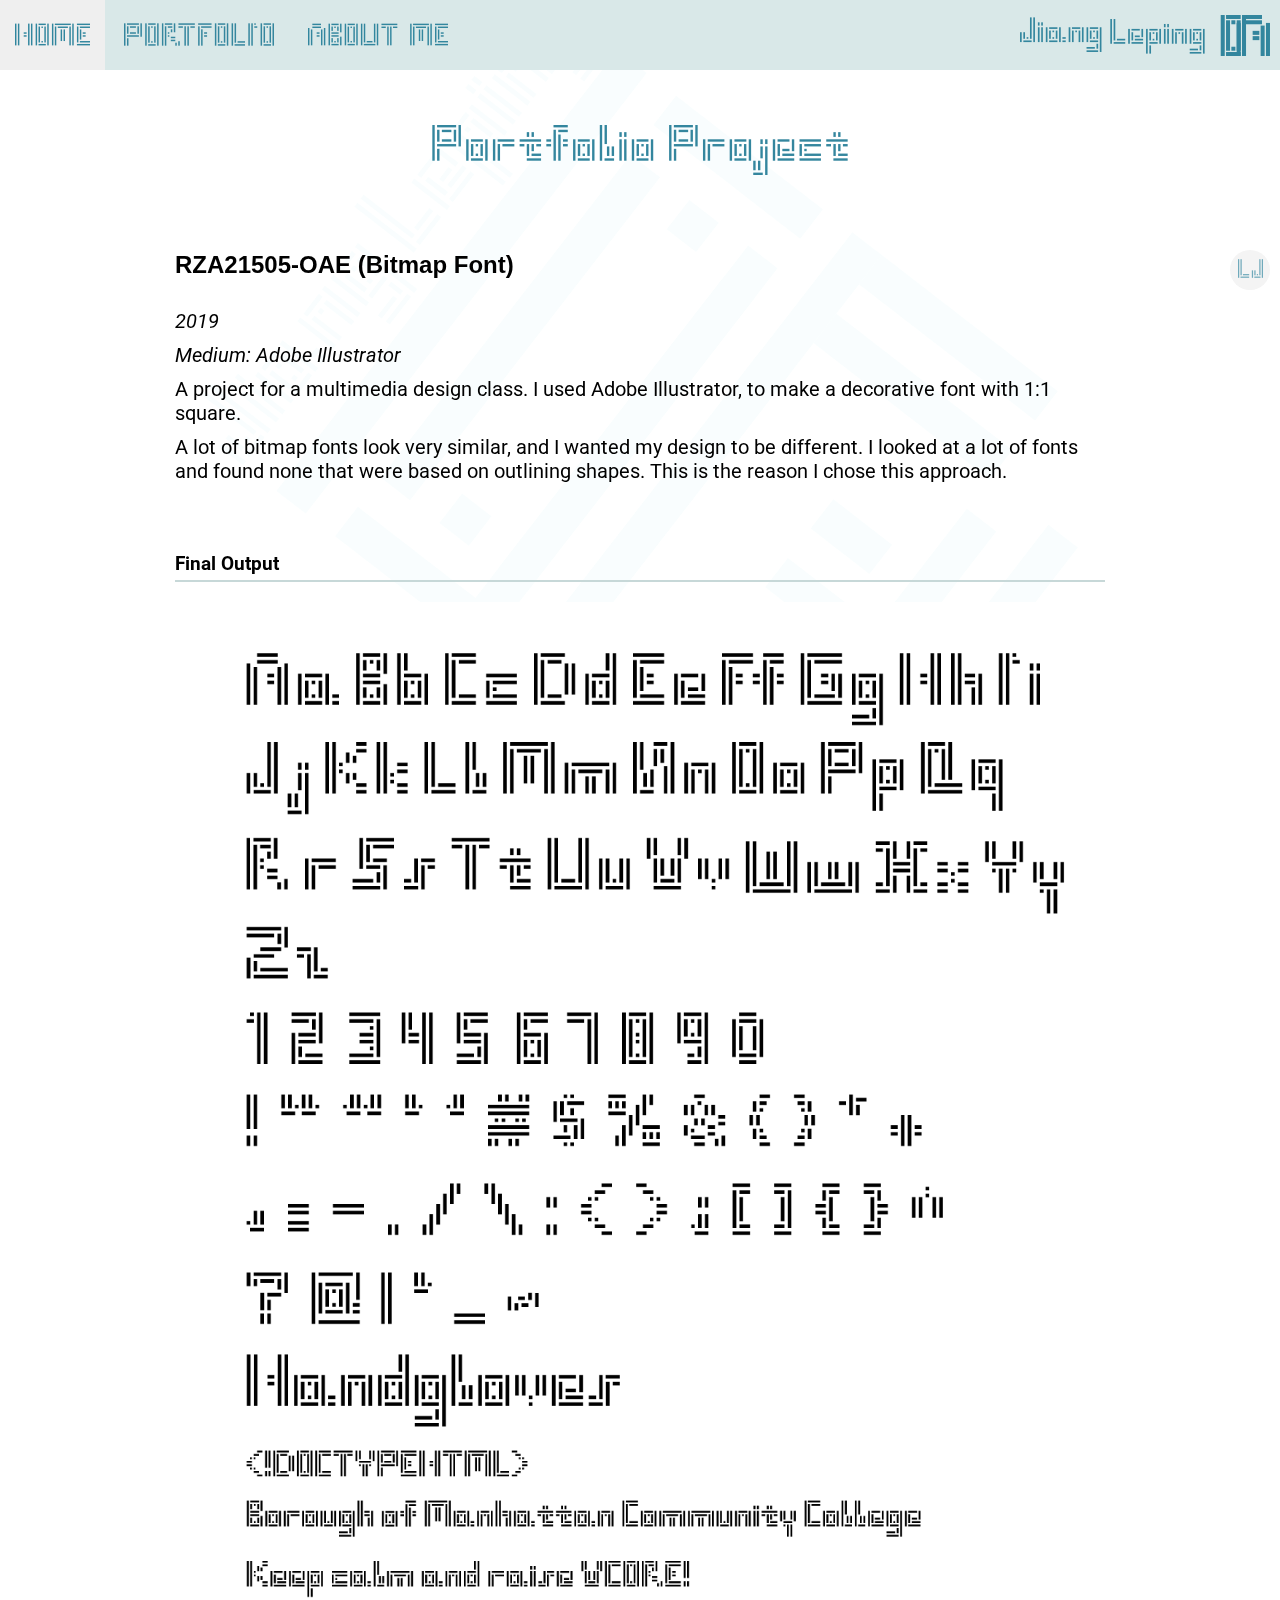
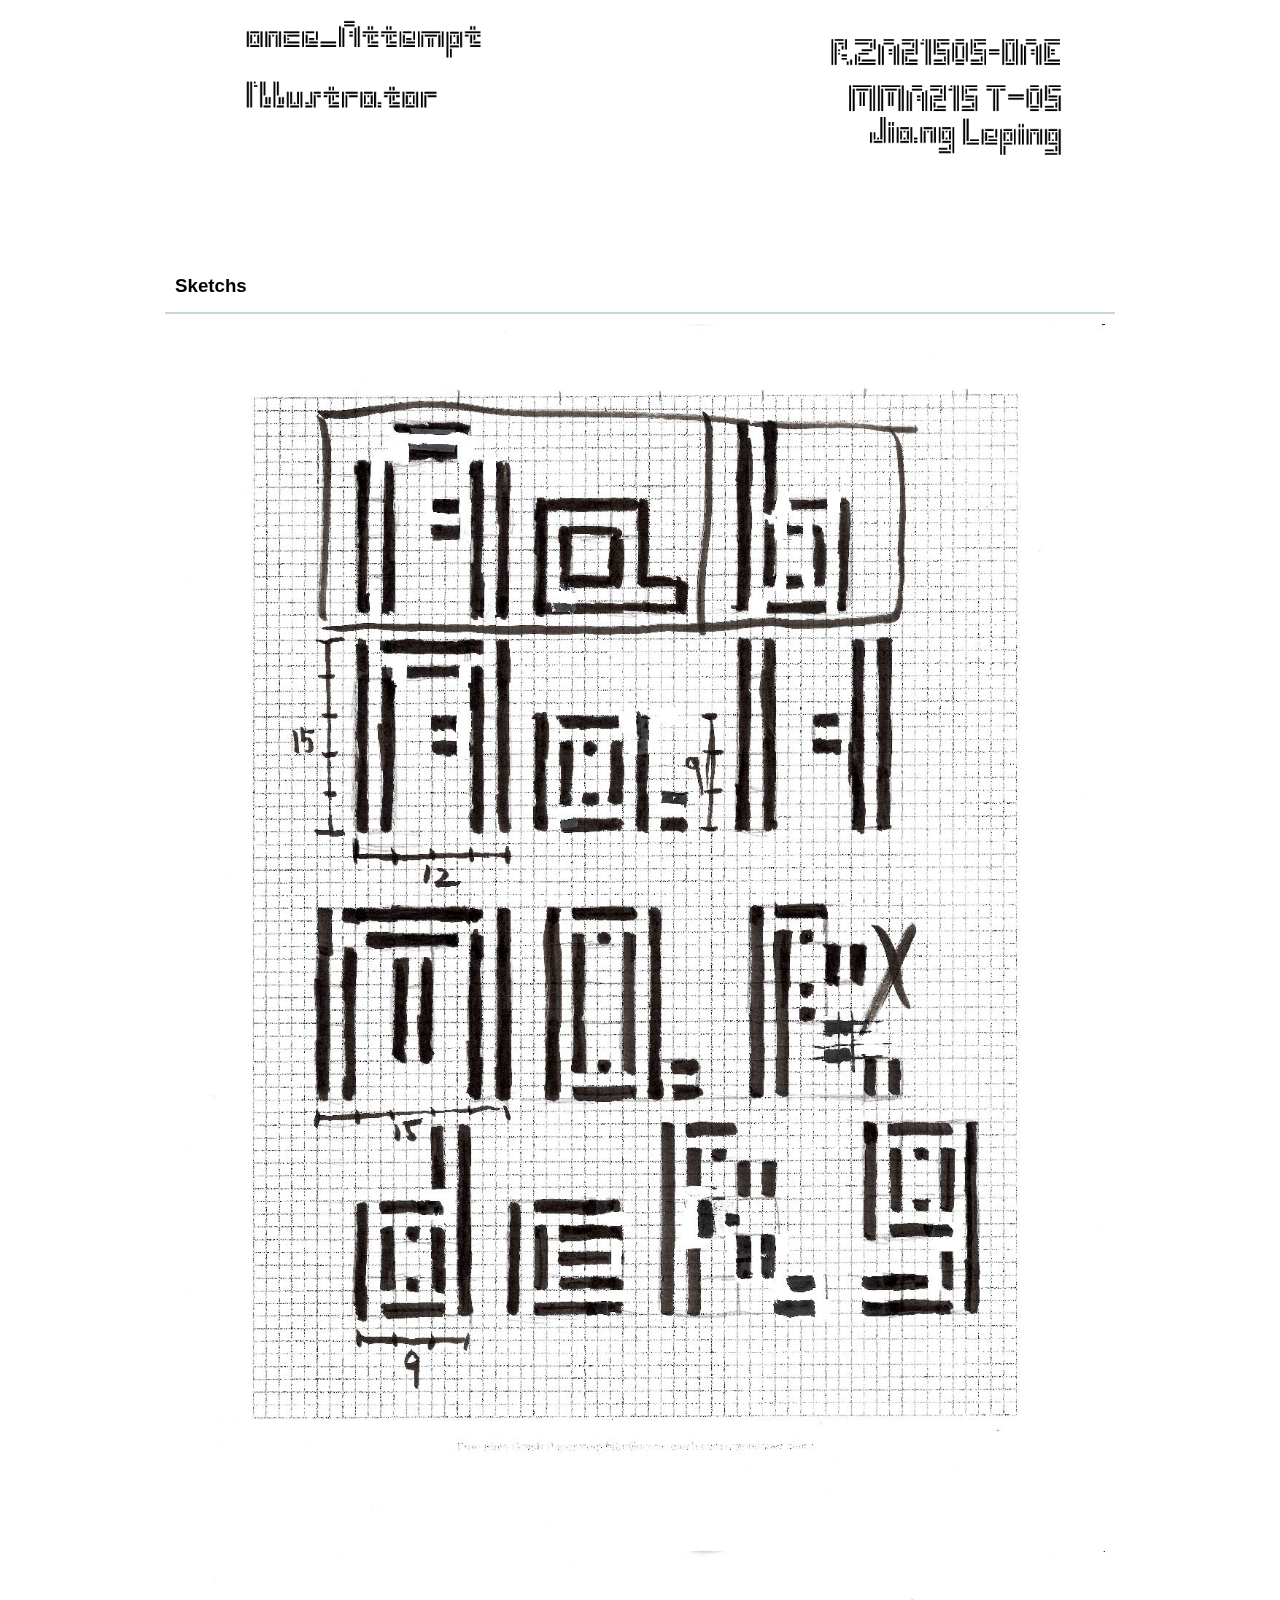
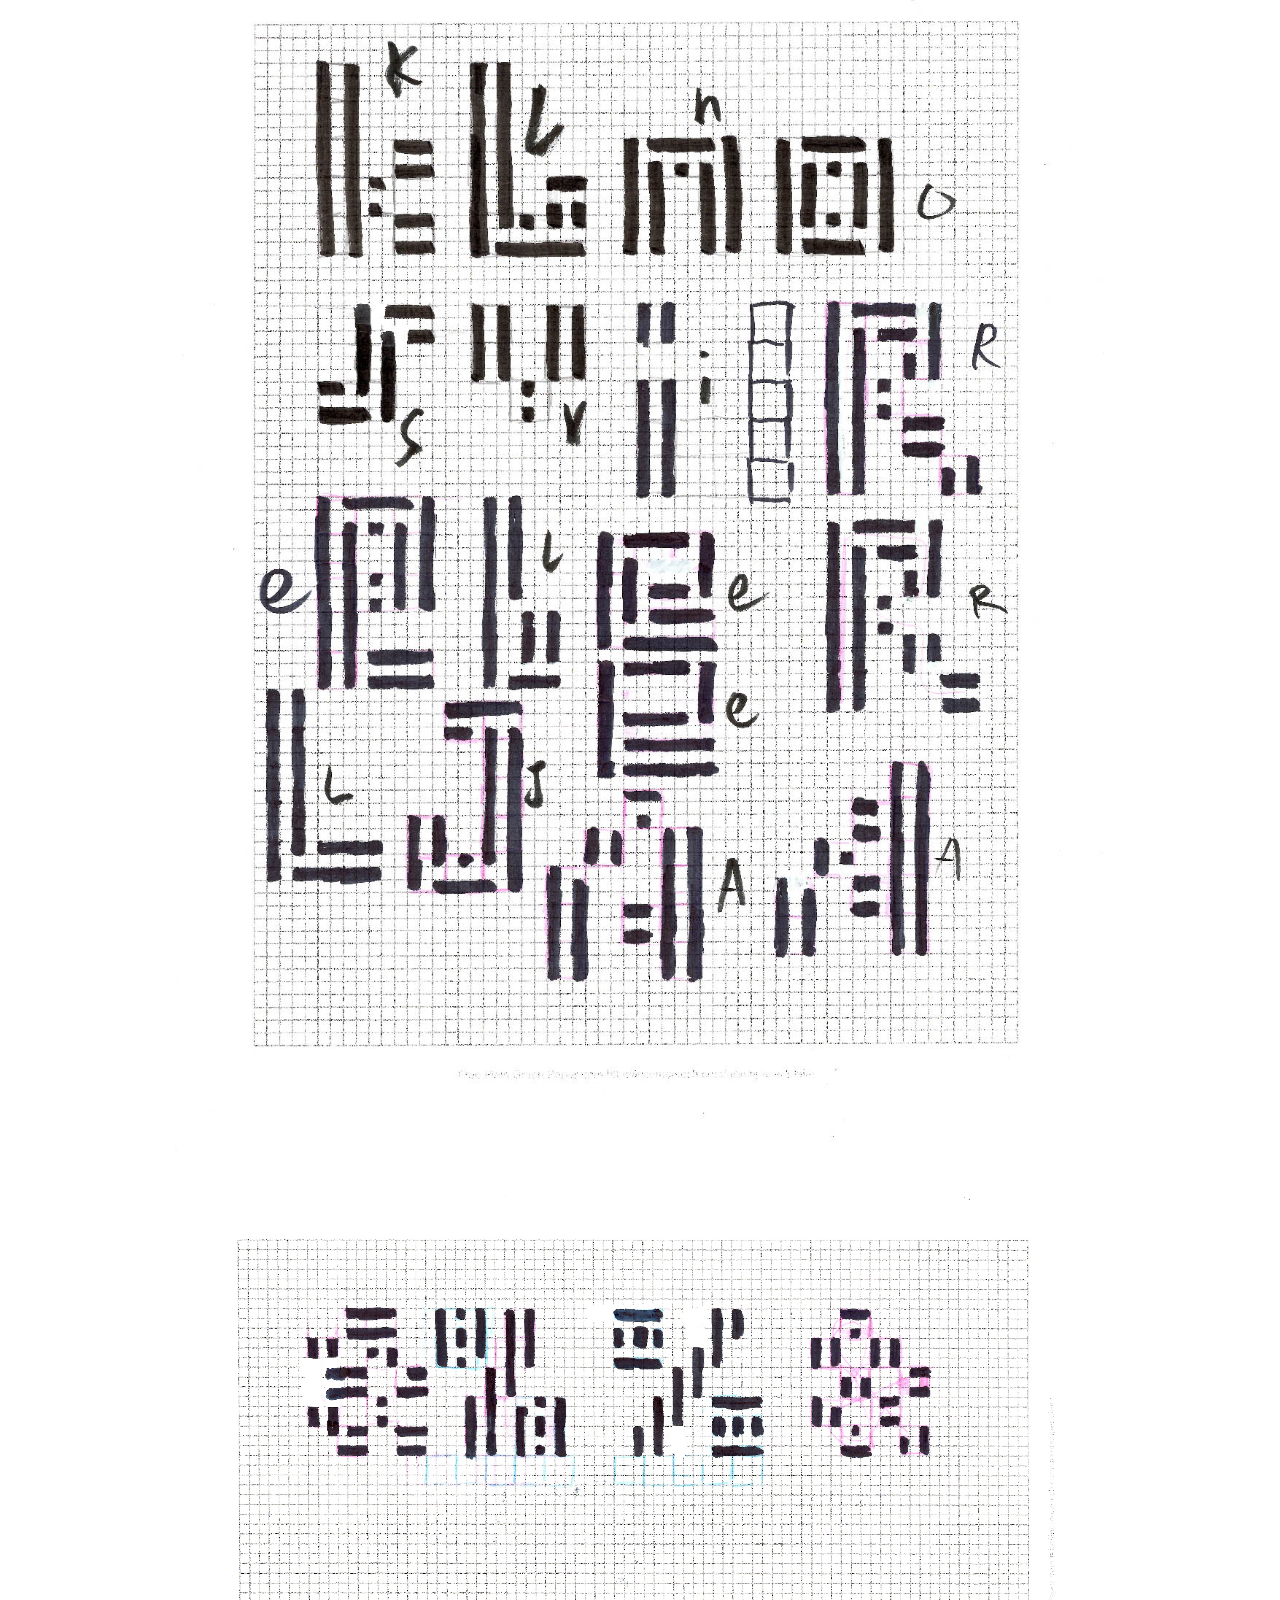
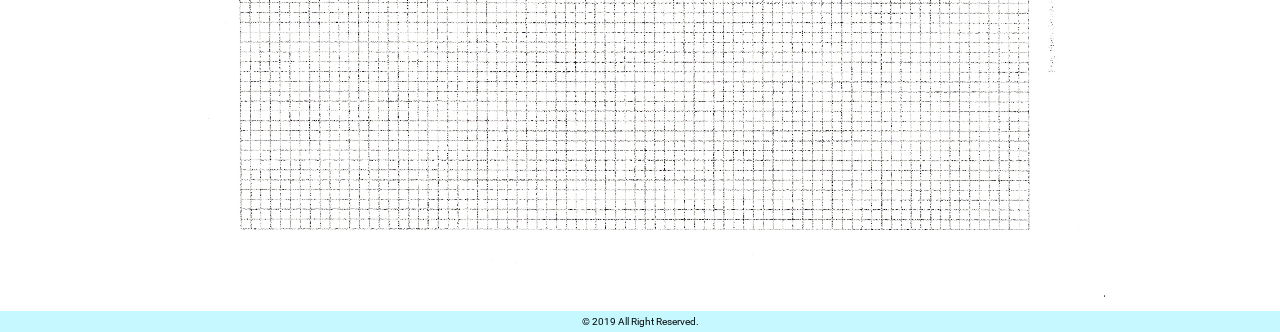
<file: rza21505/index.html>
<!DOCTYPE html>
<html>

<head>
	<title>Leping Jiang</title>
	<meta name="viewport" content="width=device-width, initial-scale=1.0">
	<link rel="stylesheet" href="https://cdnjs.cloudflare.com/ajax/libs/font-awesome/4.7.0/css/font-awesome.min.css">
	<link rel="stylesheet" href="../assets/css/style.css">
	<link href="https://fonts.googleapis.com/css?family=Roboto:100,100i,300,300i,400,400i,500,500i,700,700i,900,900i&display=swap" rel="stylesheet">
	<link href="https://fonts.googleapis.com/css?family=PT+Serif:400,400i,700,700i&display=swap" rel="stylesheet">
	<style>
		
	</style>
</head>

<body>

	<!--navigation-->
	<header id="map">
		<h1><a href="../index.html" id="logo"><img src="../assets/img/jiang_logo.svg"></a></h1>
		<button id="mb"><i class="fa fa-bars"></i></button>
		<nav>
			<ul>
				<li>
					<a href="../index.html"><img src="../assets/img/leping_home.svg" class="imhome"></a>
				</li>
				<li>
					<a href="../work.html"><img src="../assets/img/portfolioc.svg" class="import"></a>
				</li>
				<li>
					<a href="../contact.html"><img src="../assets/img/aboutme.svg" class="imcontact"></a>
				</li>
			</ul>
		</nav>
	</header>

	<!--pop up menu(technically) and senondary menu-->
	<div class="dropdown">
		<button class="dropbtn"><img src="../assets/img/lj.svg" alt=""></button>
		<div class="dropdown-content">
			<a href="index.html#map"><img src="../assets/img/up.svg" alt=""></a>
			<a href="../index.html"><img src="../assets/img/h.svg" alt=""></a>
			<a href="../work.html"><img src="../assets/img/p.svg" alt=""></a>
			<a href="../contact.html"><img src="../assets/img/a.svg" alt=""></a>
			<a href="../work.html#map3"><img src="../assets/img/dg.svg" alt=""></a>
			<a href="../work.html#map5"><img src="../assets/img/wb.svg" alt=""></a>
			<a href="../workrandom.html"><img src="../assets/img/ff.svg" alt=""></a>
		</div>
	</div>

	<!--Parallax background-->
	<div>
		<img src="../assets/img/leoabackground.svg" class="oa">
	</div>



	<!--project-->
	<div class="">
		<div class="container p50 tc" style="padding-bottom: 10px">
			<div class="p5 c100">
				<h2><img src="../assets/img/ppppp.svg" style="height: 50px;"></h2>
			</div>
		</div>
	</div>

	<div class="container p10" style="padding-top: 50px">
		<div class="c66 p5">
			<h2>
				RZA21505-OAE (Bitmap Font)
			</h2>
		</div>
<!--		<div class="c33 p5">
			<a href="studybook/index.html" class="btn btnvps">See Project Site</a>
		</div>
		<div class="c33 p5">
			<a href="img/Leping%20Jiang%20Studybook%20Network%20detail%20elements.pdf" class="btn btnvps">Full Design Spec</a>
		</div>-->
	</div>
	
	
	
	<div class="container p10">
		<div class="c100">
			<p class="p5 dateonly">2019</p>
			<p class="p5 dateonly">Medium: Adobe Illustrator</p>
			<p class="p5">A project for a multimedia design class. I used Adobe Illustrator, to make a decorative font with 1:1 square.</p>
			<p class="p5">A lot of bitmap fonts look very similar, and I wanted my design to be different. I looked at a lot of fonts and found none that were based on outlining shapes. This is the reason I chose this approach.</p>
		</div>
	</div>
	
		<div class="container p10" style="padding-top: 50px">
		
		
		
		
		<div class="c100 p5 sper">
			<h3>
				<a href="studybook/index.html">Final Output</a>
			</h3>
		</div>
	</div>

	<div class="container p10">
		<div class="c100">
			<div>
				<a href="img/Jiang%20Leping%20final%20out%20put.png">
					<img src="img/Jiang%20Leping%20final%20out%20put.png">
				</a>
			</div>
		</div>
	</div>
	
	
	
	
	<div class="container p10 sper" style="padding-top: 50px">
		<div class="c100 p5">
			<h3>
				Sketchs
			</h3>
		</div>
	</div>

	<div class="container p10">
		<div class="c100">
			<div>
				<a href="img/sketch1.jpg">
					<img src="img/sketch1.jpg">
				</a>
			</div>
		</div>
	</div>
	
	


<div class="container p10">
	<div class="c100">
		<div>
			<a href="img/sketch2.jpg">
				<img src="img/sketch2.jpg">
			</a>
		</div>
	</div>
</div>




<div class="container p10">
	<div class="c100">
		<div>
			<a href="img/sketch3.jpg">
				<img src="img/sketch3.jpg">
			</a>
		</div>
	</div>
</div>

	





	<!--maybe copyrighted?-->
	<footer>
		<p class="tc a1 p5">&copy; 2019 All Right Reserved.</p>
	</footer>
	<script src="https://ajax.googleapis.com/ajax/libs/jquery/3.4.1/jquery.min.js"></script>
	<script>
		$('#mb').click(function() {
			$('nav').slideToggle();
		});

		$(window).resize(function() {
			if (window.innerWidth > 499) {
				$('nav').show();
			}
		});
	</script>
</body></html>
</file>
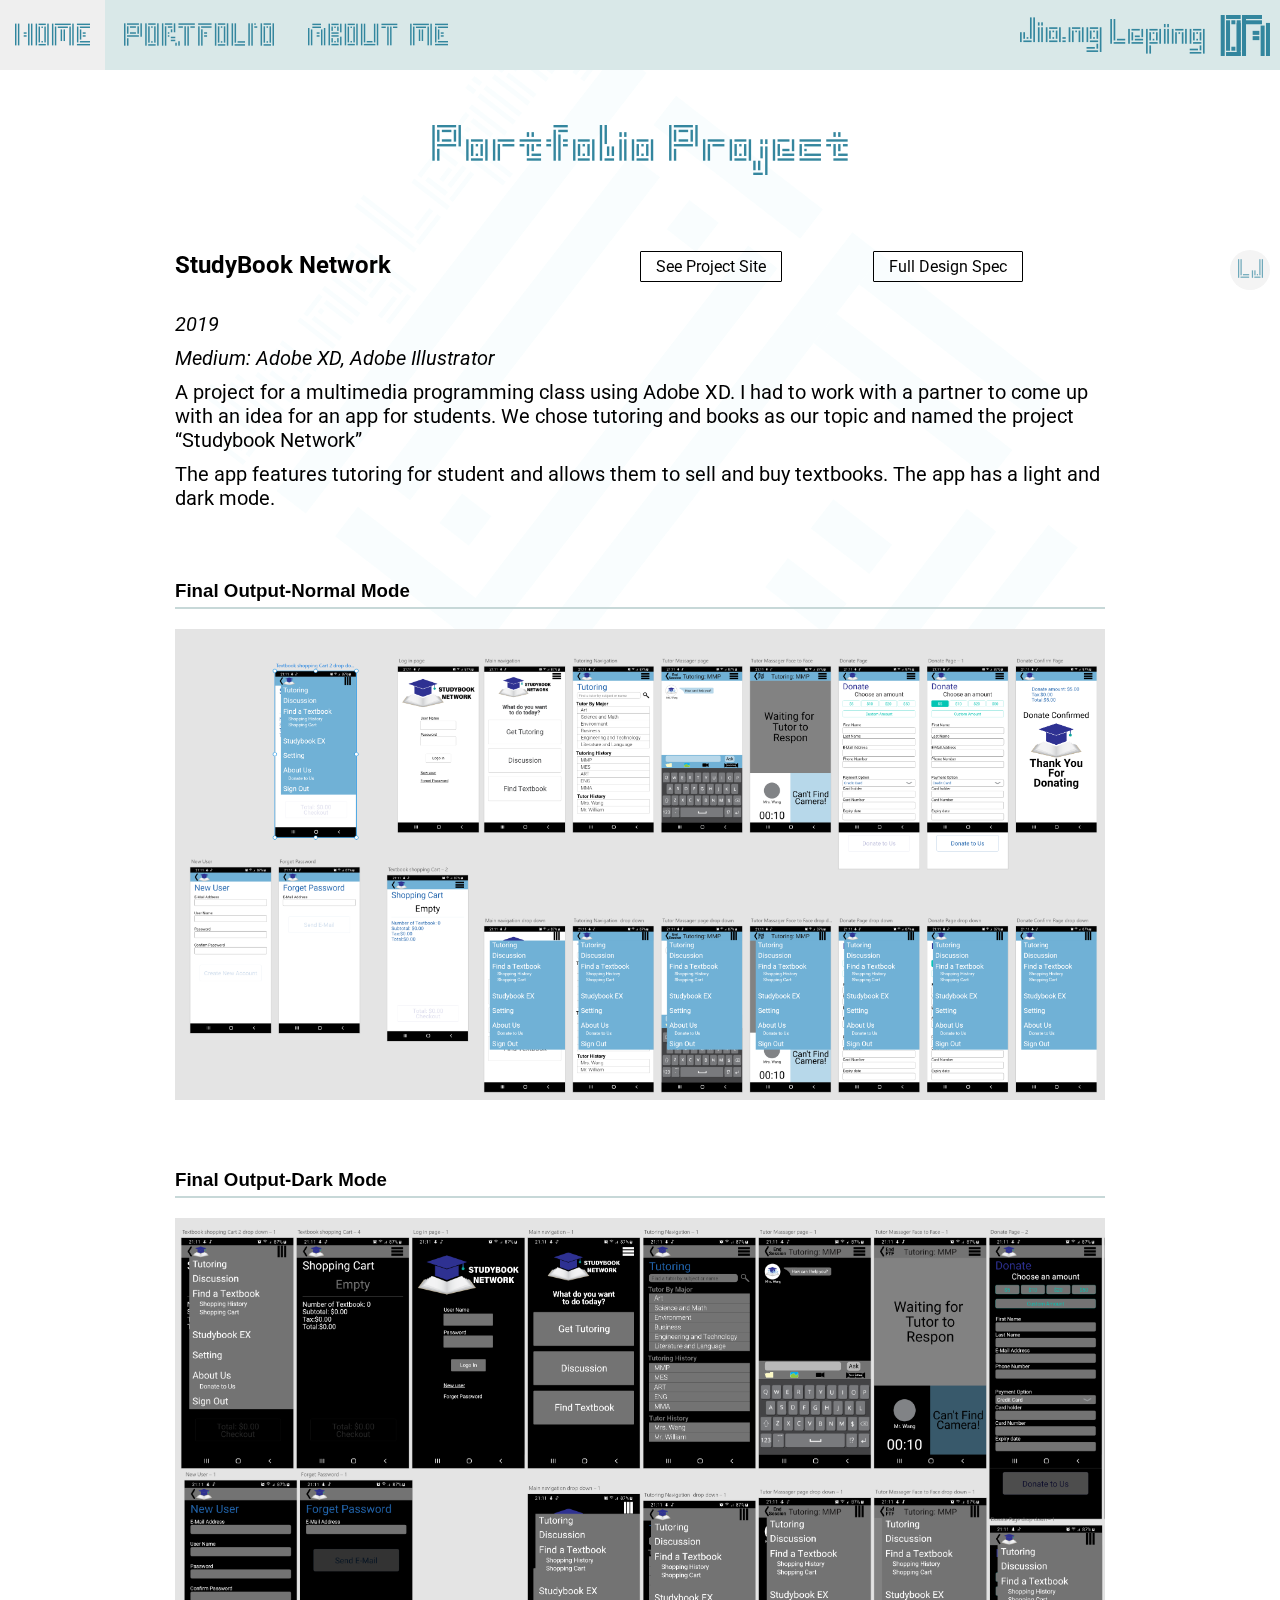
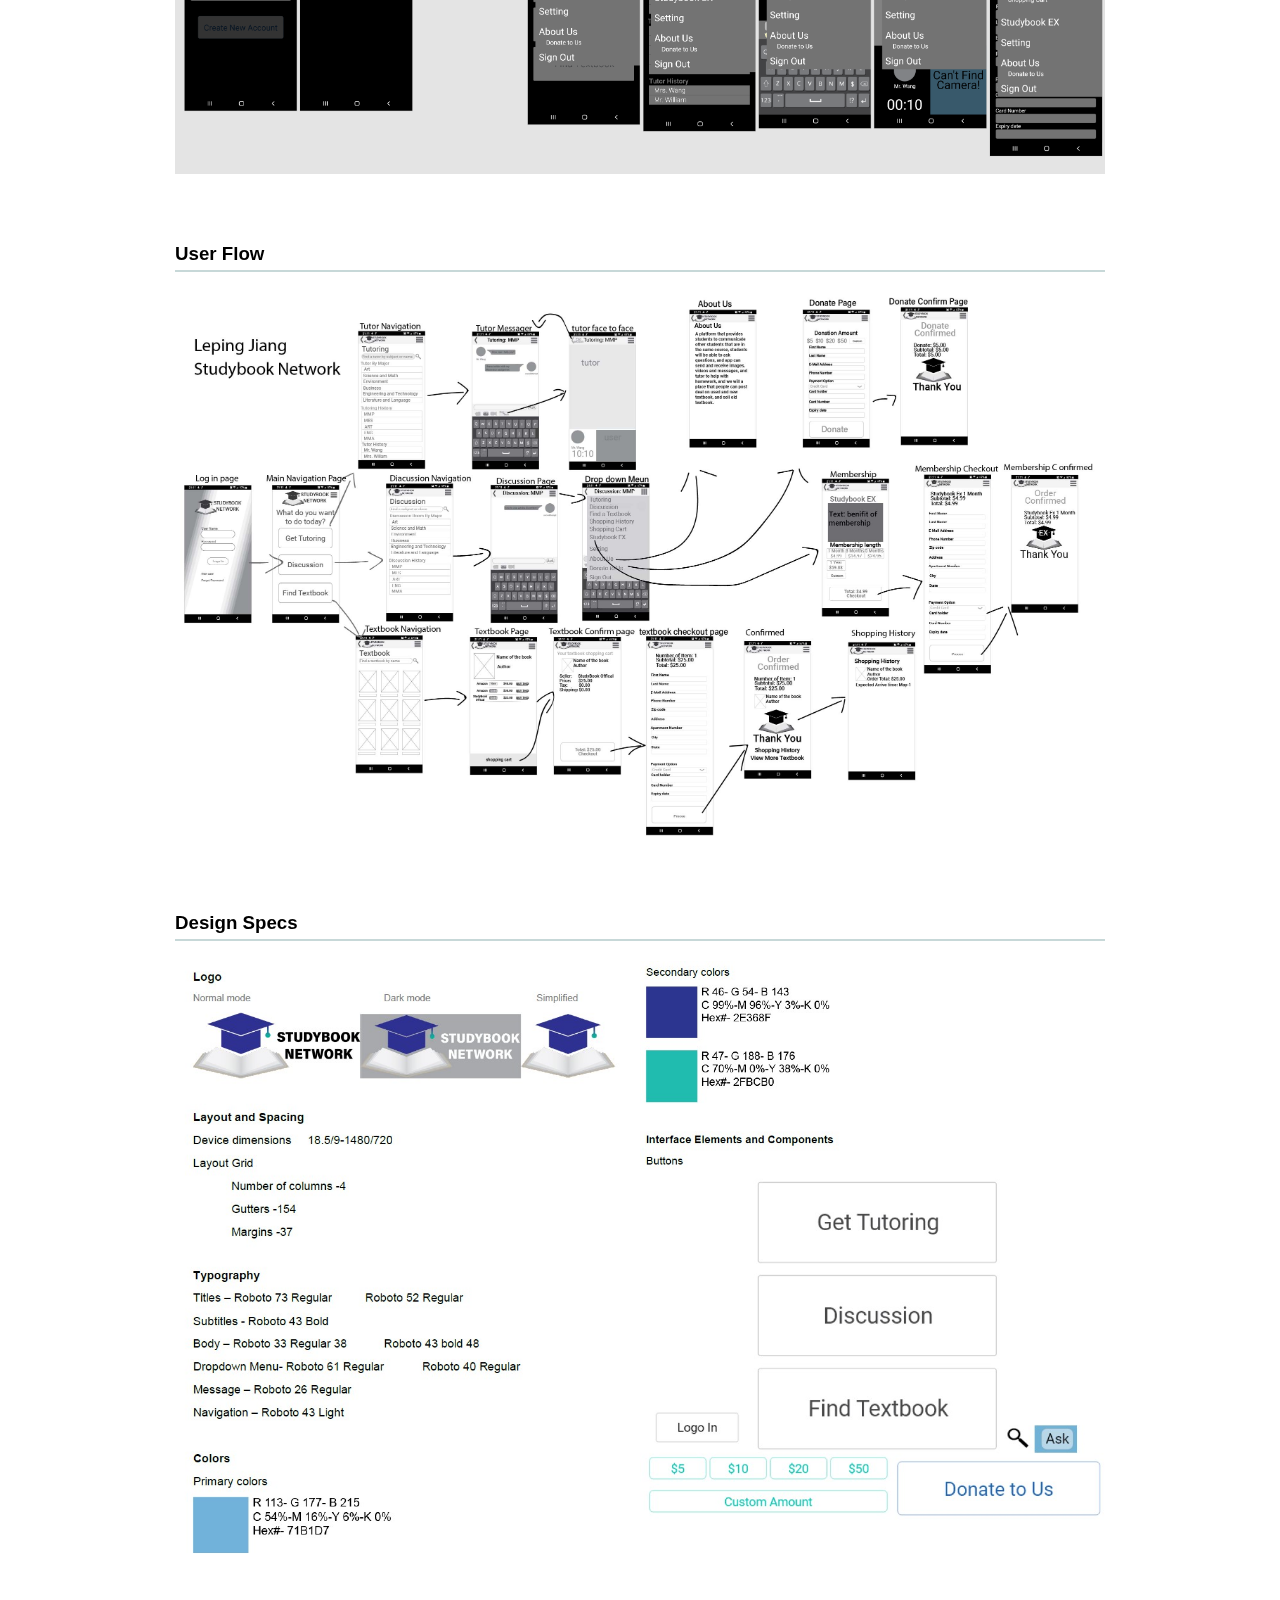
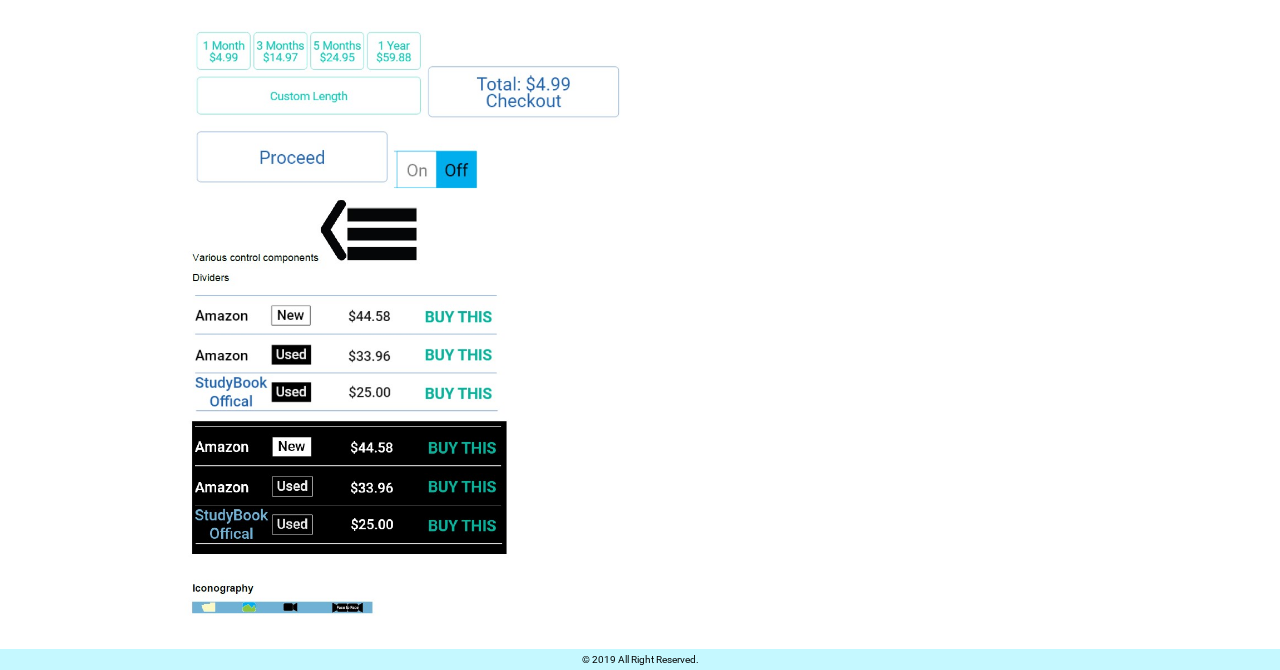
<file: studybook/index.html>
<!DOCTYPE html>
<html>

<head>
	<title>Leping Jiang</title>
	<meta name="viewport" content="width=device-width, initial-scale=1.0">
	<link rel="stylesheet" href="https://cdnjs.cloudflare.com/ajax/libs/font-awesome/4.7.0/css/font-awesome.min.css">
	<link rel="stylesheet" href="../assets/css/style.css">
	<link href="https://fonts.googleapis.com/css?family=Roboto:100,100i,300,300i,400,400i,500,500i,700,700i,900,900i&display=swap" rel="stylesheet">
	<link href="https://fonts.googleapis.com/css?family=PT+Serif:400,400i,700,700i&display=swap" rel="stylesheet">
	<style>
		
	</style>
</head>

<body>

	<!--navigation-->
	<header id="map">
		<h1><a href="../index.html" id="logo"><img src="../assets/img/jiang_logo.svg"></a></h1>
		<button id="mb"><i class="fa fa-bars"></i></button>
		<nav>
			<ul>
				<li>
					<a href="../index.html"><img src="../assets/img/leping_home.svg" class="imhome"></a>
				</li>
				<li>
					<a href="../work.html"><img src="../assets/img/portfolioc.svg" class="import"></a>
				</li>
				<li>
					<a href="../contact.html"><img src="../assets/img/aboutme.svg" class="imcontact"></a>
				</li>
			</ul>
		</nav>
	</header>

	<!--pop up menu(technically) and senondary menu-->
	<div class="dropdown">
		<button class="dropbtn"><img src="../assets/img/lj.svg" alt=""></button>
		<div class="dropdown-content">
			<a href="index.html#map"><img src="../assets/img/up.svg" alt=""></a>
			<a href="../index.html"><img src="../assets/img/h.svg" alt=""></a>
			<a href="../work.html"><img src="../assets/img/p.svg" alt=""></a>
			<a href="../contact.html"><img src="../assets/img/a.svg" alt=""></a>
			<a href="../work.html#map3"><img src="../assets/img/dg.svg" alt=""></a>
			<a href="../work.html#map5"><img src="../assets/img/wb.svg" alt=""></a>
			<a href="../workrandom.html"><img src="../assets/img/ff.svg" alt=""></a>
		</div>
	</div>

	<!--Parallax background-->
	<div>
		<img src="../assets/img/leoabackground.svg" class="oa">
	</div>



	<!--project-->
	<div class="">
		<div class="container p50 tc" style="padding-bottom: 10px">
			<div class="p5 c100">
				<h2><img src="../assets/img/ppppp.svg" style="height: 50px;"></h2>
			</div>
		</div>
	</div>

	<div class="container p10" style="padding-top: 50px">
		<div class="c66 p5">
			<h2>
				<a href="studybook/index.html">StudyBook Network</a>
			</h2>
		</div>
		<div class="c33 p5">
			<a href="https://xd.adobe.com/view/7e01d176-015c-49e5-78b0-065e077f96b5-0830/" class="btn btnvps">See Project Site</a>
		</div>
		<div class="c33 p5">
			<a href="img/Leping%20Jiang%20Studybook%20Network%20detail%20elements.pdf" class="btn btnvps">Full Design Spec</a>
		</div>
	</div>
	
	
	
	<div class="container p10">
		<div class="c100">
			<p class="p5 dateonly">2019</p>
			<p class="p5 dateonly">Medium: Adobe XD, Adobe Illustrator</p>
			<p class="p5">A project for a multimedia programming class using Adobe XD. I had to work with a partner to come up with an idea for an app for students. We chose tutoring and books as our topic and named the project “Studybook Network”</p>
			<p class="p5">The app features tutoring for student and allows them to sell and buy textbooks. The app has a light and dark mode.</p>
		</div>
	</div>
	
		<div class="container p10" style="padding-top: 50px">
		
		
		
		
		<div class="c100 p5 sper">
			<h3>
				Final Output-Normal Mode
			</h3>
		</div>
	</div>

	<div class="container p10">
		<div class="c100">
			<div>
				<a href="img/studybook%20network%20normal%20mode.PNG">
					<img src="img/studybook%20network%20normal%20mode.PNG">
				</a>
			</div>
		</div>
	</div>
	
		<div class="container p10" style="padding-top: 50px">
		
		
		
		
		<div class="c100 p5 sper">
			<h3>
				Final Output-Dark Mode
			</h3>
		</div>
	</div>

	<div class="container p10">
		<div class="c100">
			<div>
				<a href="img/studybook%20network%20dark%20mode.PNG">
					<img src="img/studybook%20network%20dark%20mode.PNG">
				</a>
			</div>
		</div>
	</div>
	
	
	<div class="container p10" style="padding-top: 50px">
	
	
	
	
	<div class="c100 p5 sper">
		<h3>
			User Flow
		</h3>
	</div>
</div>

<div class="container p10">
	<div class="c100">
		<div>
			<a href="img/user%20flow-01.jpg">
				<img src="img/user%20flow-01.jpg">
			</a>
		</div>
	</div>
</div>
	<div class="container p10" style="padding-top: 50px">
	
	
	
	<div class="c100 p5 sper">
		<h3>
			Design Specs
		</h3>
	</div>
</div>

<div class="container p10">
	<div class="c50">
		<div>
			<a href="img/ds1.jpg">
				<img src="img/ds1.jpg" class="">
			</a>
		</div>
	</div>
	<div class="c50">
		<div>
			<a href="img/ds2.jpg">
				<img src="img/ds2.jpg" class="">
			</a>
		</div>
	</div>
</div>
<div class="container p10">
	<div class="c50">
		<div>
			<a href="img/img/ds3.jpg">
				<img src="img/ds3.jpg" class="">
			</a>
		</div>
	</div>
</div>




	<!--maybe copyrighted?-->
	<footer>
		<p class="tc a1 p5">&copy; 2019 All Right Reserved.</p>
	</footer>
	<script src="https://ajax.googleapis.com/ajax/libs/jquery/3.4.1/jquery.min.js"></script>
	<script>
		$('#mb').click(function() {
			$('nav').slideToggle();
		});

		$(window).resize(function() {
			if (window.innerWidth > 499) {
				$('nav').show();
			}
		});
	</script>
</body></html>
</file>
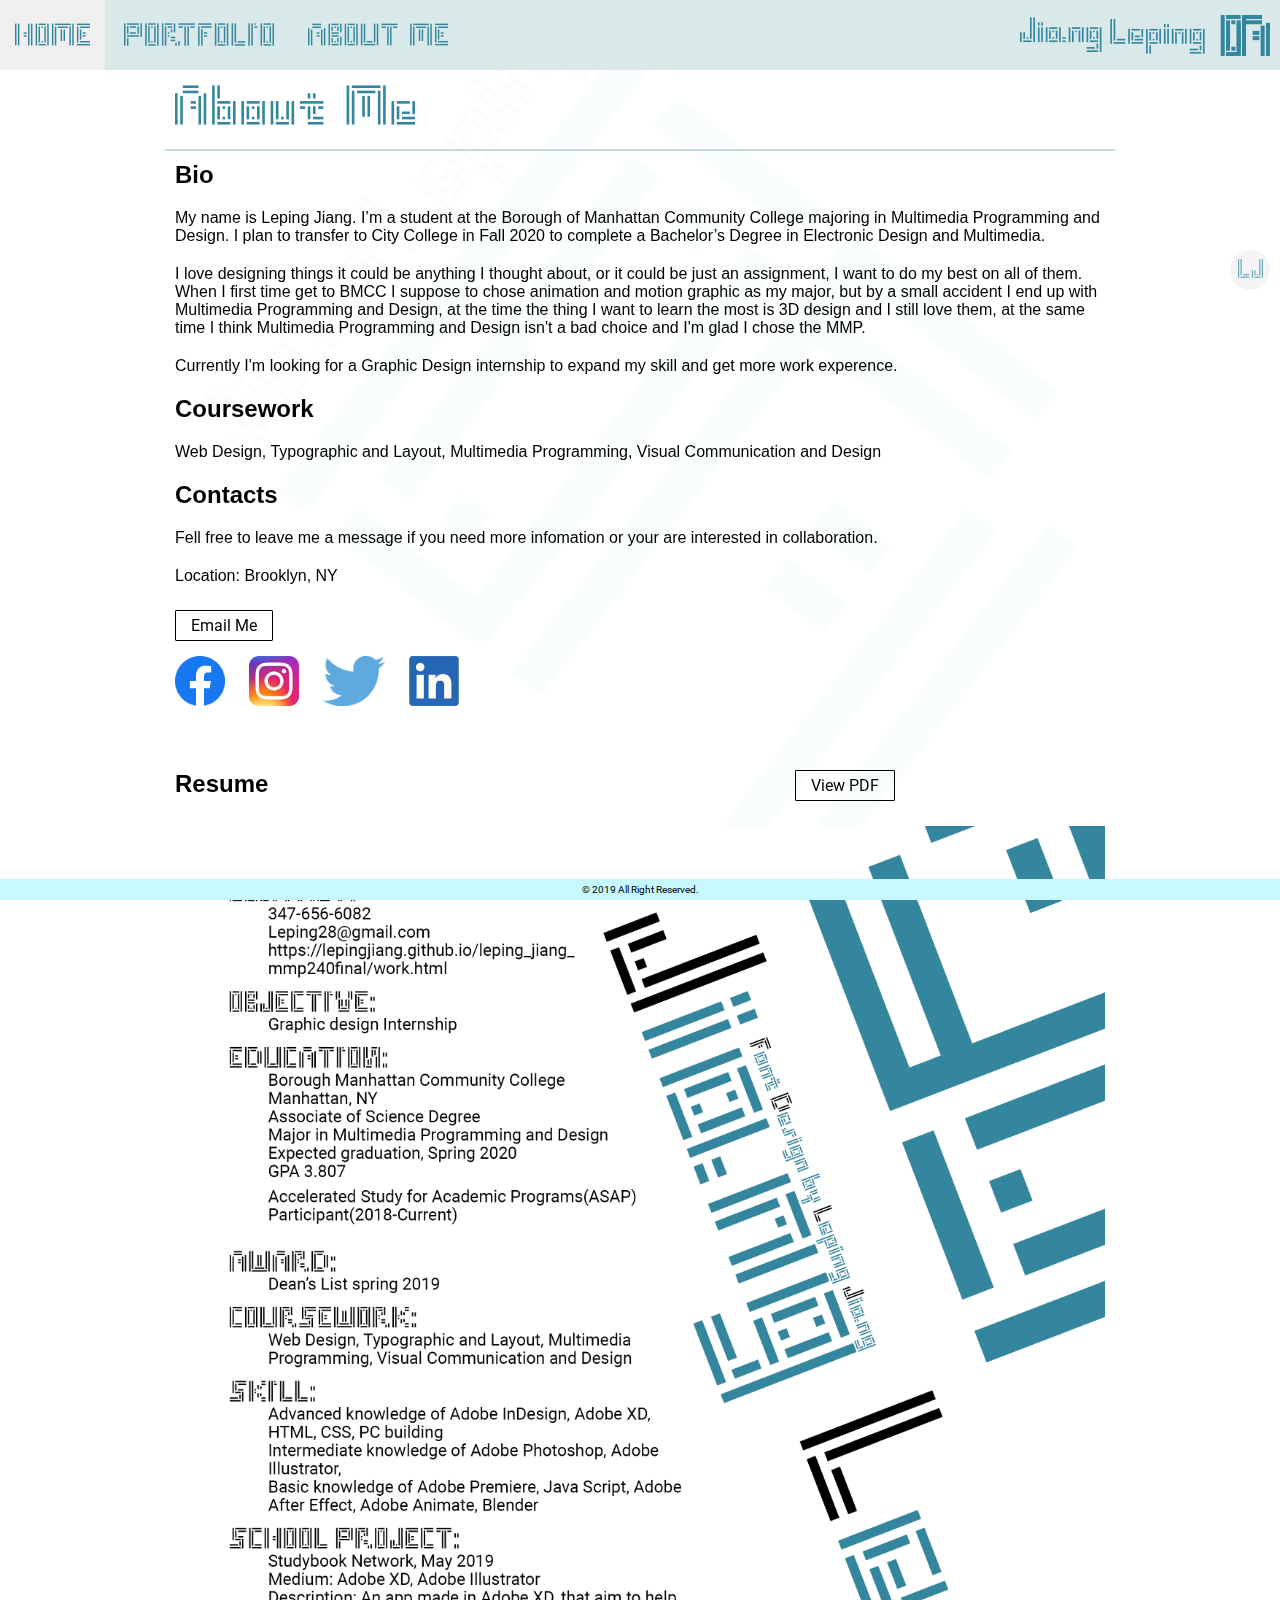
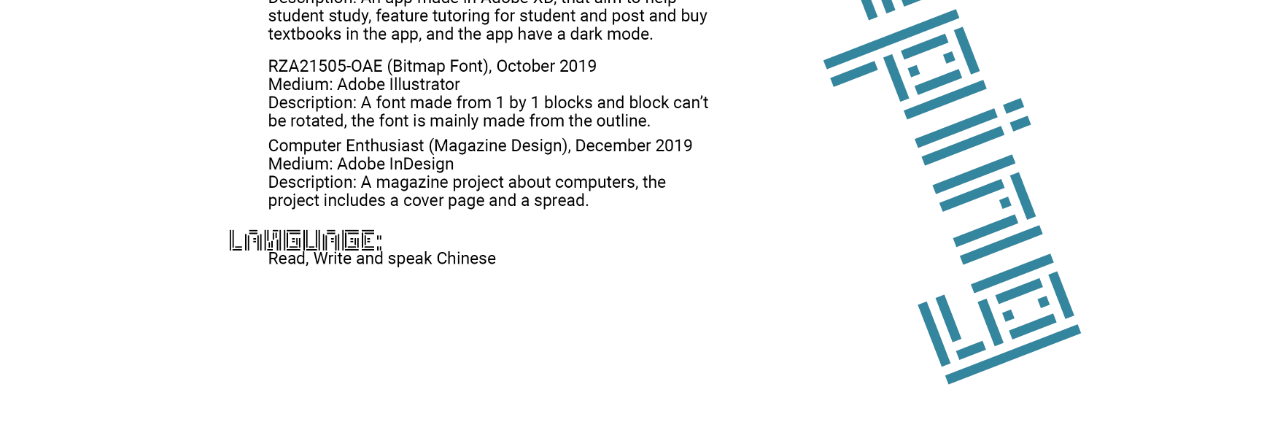
<file: contact.html>
<!DOCTYPE html>
<html>

<head>
	<title>Leping Jiang</title>
	<meta name="viewport" content="width=device-width, initial-scale=1.0">
	<link rel="stylesheet" href="https://cdnjs.cloudflare.com/ajax/libs/font-awesome/4.7.0/css/font-awesome.min.css">
	<link rel="stylesheet" href="assets/css/style.css">
	<link href="https://fonts.googleapis.com/css?family=Roboto:100,100i,300,300i,400,400i,500,500i,700,700i,900,900i&display=swap" rel="stylesheet">
	<link href="https://fonts.googleapis.com/css?family=PT+Serif:400,400i,700,700i&display=swap" rel="stylesheet">
	<style>

	</style>
</head>

<body>

	<!--navigation-->
	<header id="map3">
		<h1><a href="index.html" id="logo"><img src="assets/img/jiang_logo.svg"></a></h1>

		<button id="mb"><i class="fa fa-bars"></i></button>
		<nav>
			<ul>
				<li>
					<a href="index.html"><img src="assets/img/leping_home.svg" class="imhome"></a>
				</li>
				<li>
					<a href="work.html"><img src="assets/img/portfolioc.svg" class="import"></a>
				</li>
				<li>
					<a href="contact.html"><img src="assets/img/aboutme.svg" class="imcontact"></a>
				</li>
			</ul>
		</nav>
	</header>

	<!--pop up menu(technically) and senondary menu-->
	<div class="dropdown">
		<button class="dropbtn"><img src="assets/img/lj.svg" alt=""></button>
		<div class="dropdown-content">
			<a href="contact.html#map3"><img src="assets/img/up.svg" alt=""></a>
			<a href="index.html"><img src="assets/img/h.svg" alt=""></a>
			<a href="work.html"><img src="assets/img/p.svg" alt=""></a>
			<a href="contact.html"><img src="assets/img/a.svg" alt=""></a>
			<a href="work.html#map3"><img src="assets/img/dg.svg" alt=""></a>
			<a href="work.html#map5"><img src="assets/img/wb.svg" alt=""></a>
			<a href="workrandom.html"><img src="assets/img/ff.svg" alt=""></a>
		</div>
	</div>

	<!--Parallax background-->
	<div>
		<img src="assets/img/leoabackground.svg" class="oa">
	</div>

	<div class="container p10 sper">
		<h1><img src="assets/img/abme.svg" class="pagetitle" style="width: 240px"></h1>
	</div>


	<div class="container">
		<div class="c100">
			<h2 class="p10">Bio</h2>
			<h4 class="p10">My name is Leping Jiang. I’m a student at the Borough of Manhattan Community College majoring in Multimedia Programming and Design. I plan to transfer to City College in Fall 2020 to complete a Bachelor’s Degree in Electronic Design and Multimedia.</h4>
			<h4 class="p10">
			I love designing things it could be anything I thought about, or it could be just an assignment, I want to do my best on all of them. When I first time get to BMCC I suppose to chose animation and motion graphic as my major, but by a small accident I end up with Multimedia Programming and Design, at the time the thing I want to learn the most is 3D design and I still love them, at the same time I think Multimedia Programming and Design isn't a bad choice and I'm glad I chose the MMP.
			</h4>
			<h4 class="p10">
			Currently I'm looking for a Graphic Design internship to expand my skill and get more work experence.
			</h4>
			<h2 class="p10">Coursework</h2>
			<h4 class="p10">Web Design, Typographic and Layout, Multimedia Programming, Visual Communication and Design</h4>
			<h2 class="p10">Contacts</h2>
			<h4 class="p10">Fell free to leave me a message if you need more infomation or your are interested in collaboration.
			</h4>
			<h4 class="p10">Location: Brooklyn, NY</h4>
			<h4 class=""></h4>
		</div>
	</div>
	<div class="container p10">
	<div class="c33">
		<a href="mailto:leping28@gmail.com?subject=Mail from My Site" class="btn">Email Me</a>
	</div>
	</div>

<div class="container">
	<div class="c33">
		<a href="https://www.facebook.com/profile.php?id=100006001962315" class="p10"><img src="assets/img/faceb%20(1).png" class="smlogo p5"></a>
		<a href="https://www.instagram.com/once_attenpt/?hl=en" class="p10"><img src="assets/img/isgn.png" class="smlogo p5"></a>
		<a href="https://twitter.com/jiangleping" class="p10"><img src="assets/img/twitter.png" class="smlogo p5"></a>
		<a href="linkedin.com/in/leping-jiang" class="p10"><img src="assets/img/linkedin.jpg" class="smlogo p5"></a>
	</div>
</div>


	<div class="container p10" style="padding-top: 50px">
		<div class="c66 p5">
			<h2>
				Resume
			</h2>
		</div>
<div class="c33 p5">
			<a href="assets/pdf/JiangL_T06%20Resume%20Designsea.pdf" class="btn btnvps">View PDF</a>
		</div>
	</div>
	<div class="container p10">
		<div class="c100">
			<div>
				<a href="assets/pdf/JiangL_T06%20Resume%20Designsea.pdf">
					<img src="assets/img/finaloutput.png">
				</a>
			</div>
		</div>
	</div>



	<!--maybe copyrighted?-->
	<footer style="position: fixed; bottom: 0px; width: 100%">
		<p class="tc a1 p5">&copy; 2019 All Right Reserved.</p>
	</footer>
	<script src="https://ajax.googleapis.com/ajax/libs/jquery/3.4.1/jquery.min.js"></script>
	<script>
		$('#mb').click(function() {
			$('nav').slideToggle();
		});

		$(window).resize(function() {
			if (window.innerWidth > 499) {
				$('nav').show();
			}
		});
	</script>
</body></html>
</file>
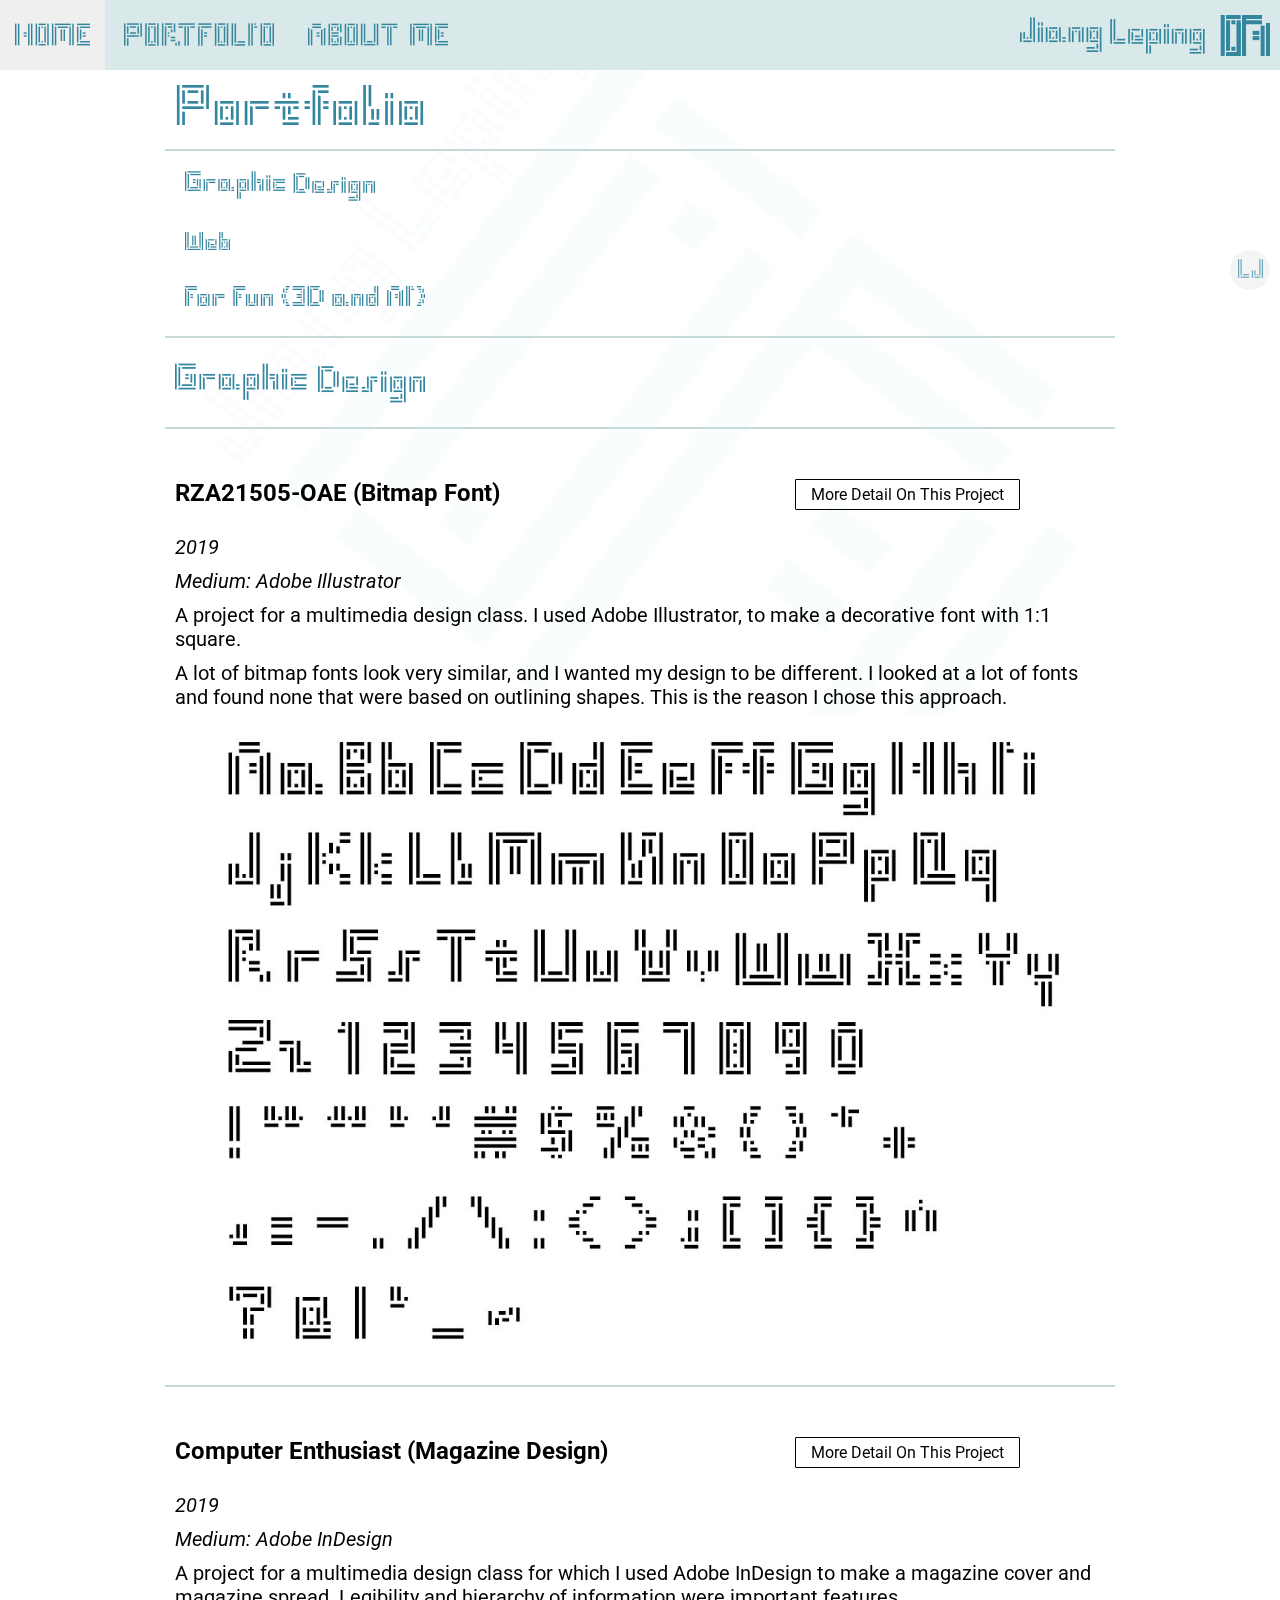
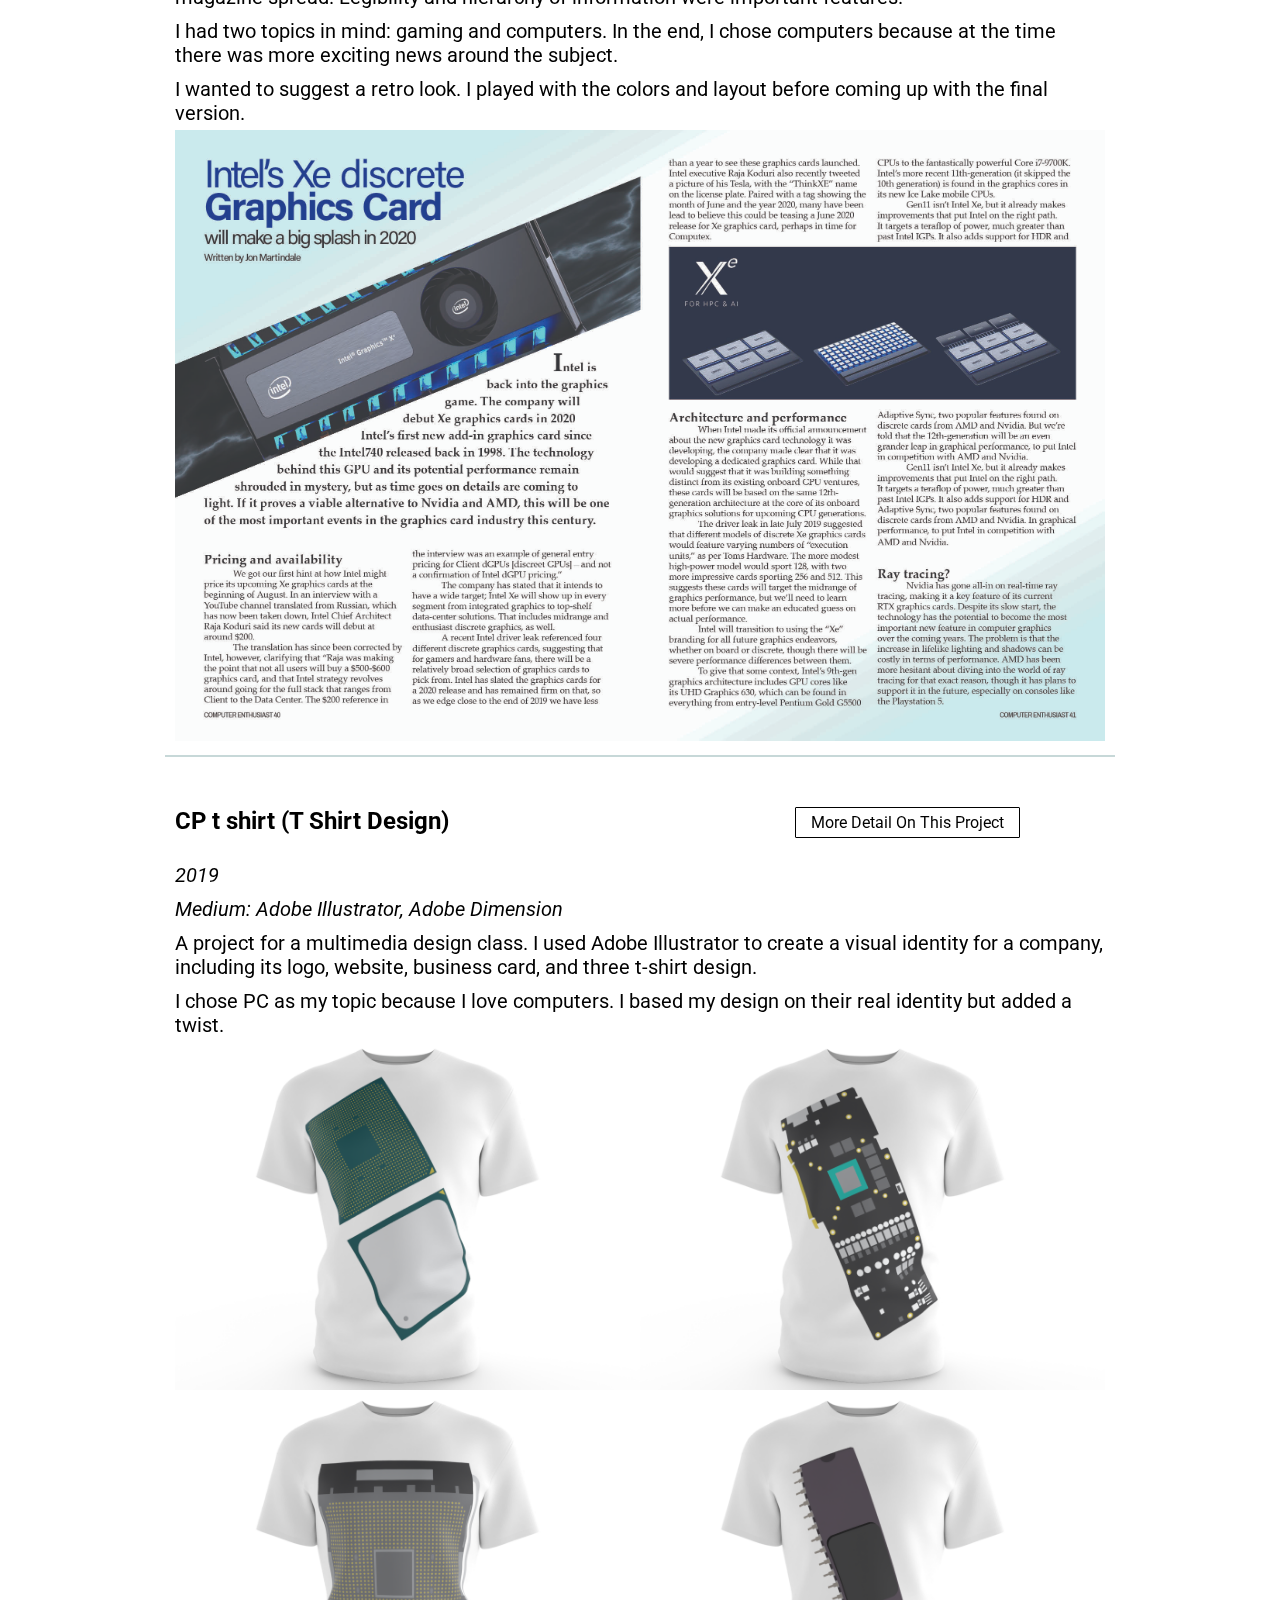
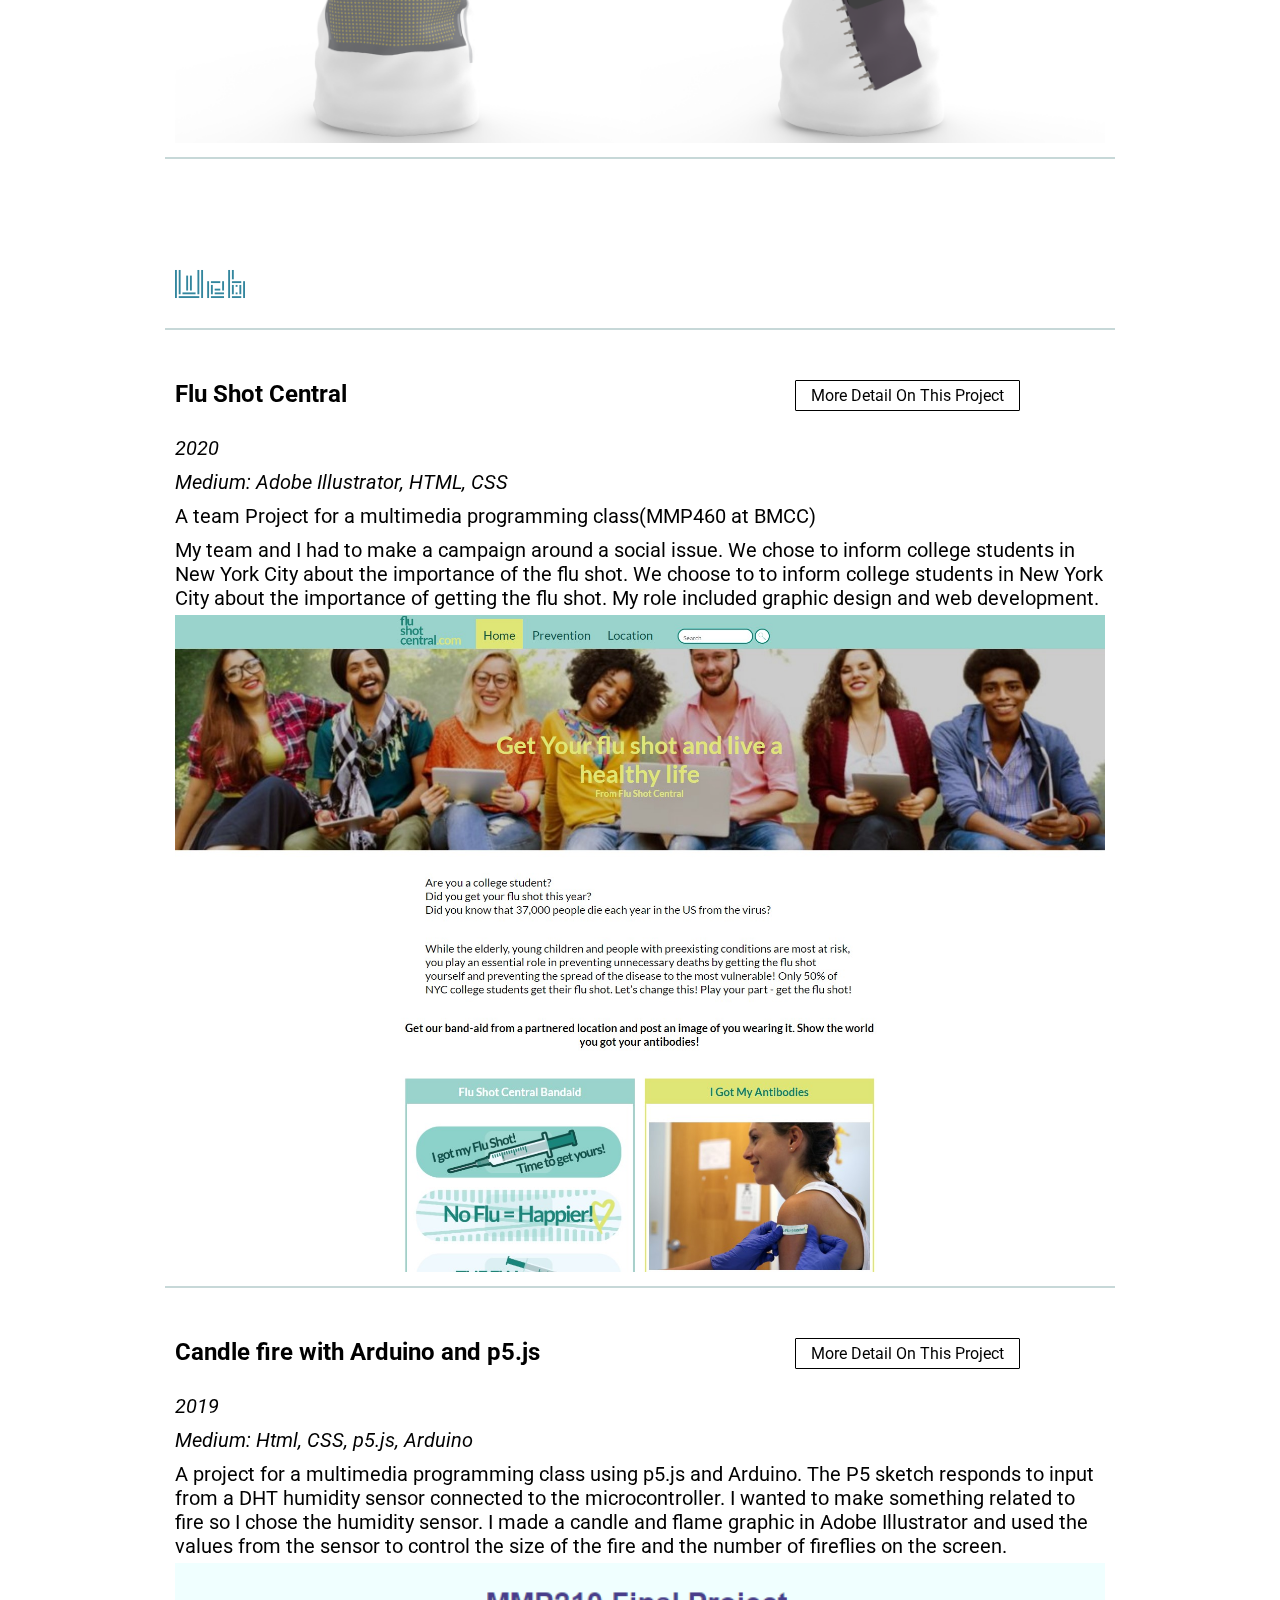
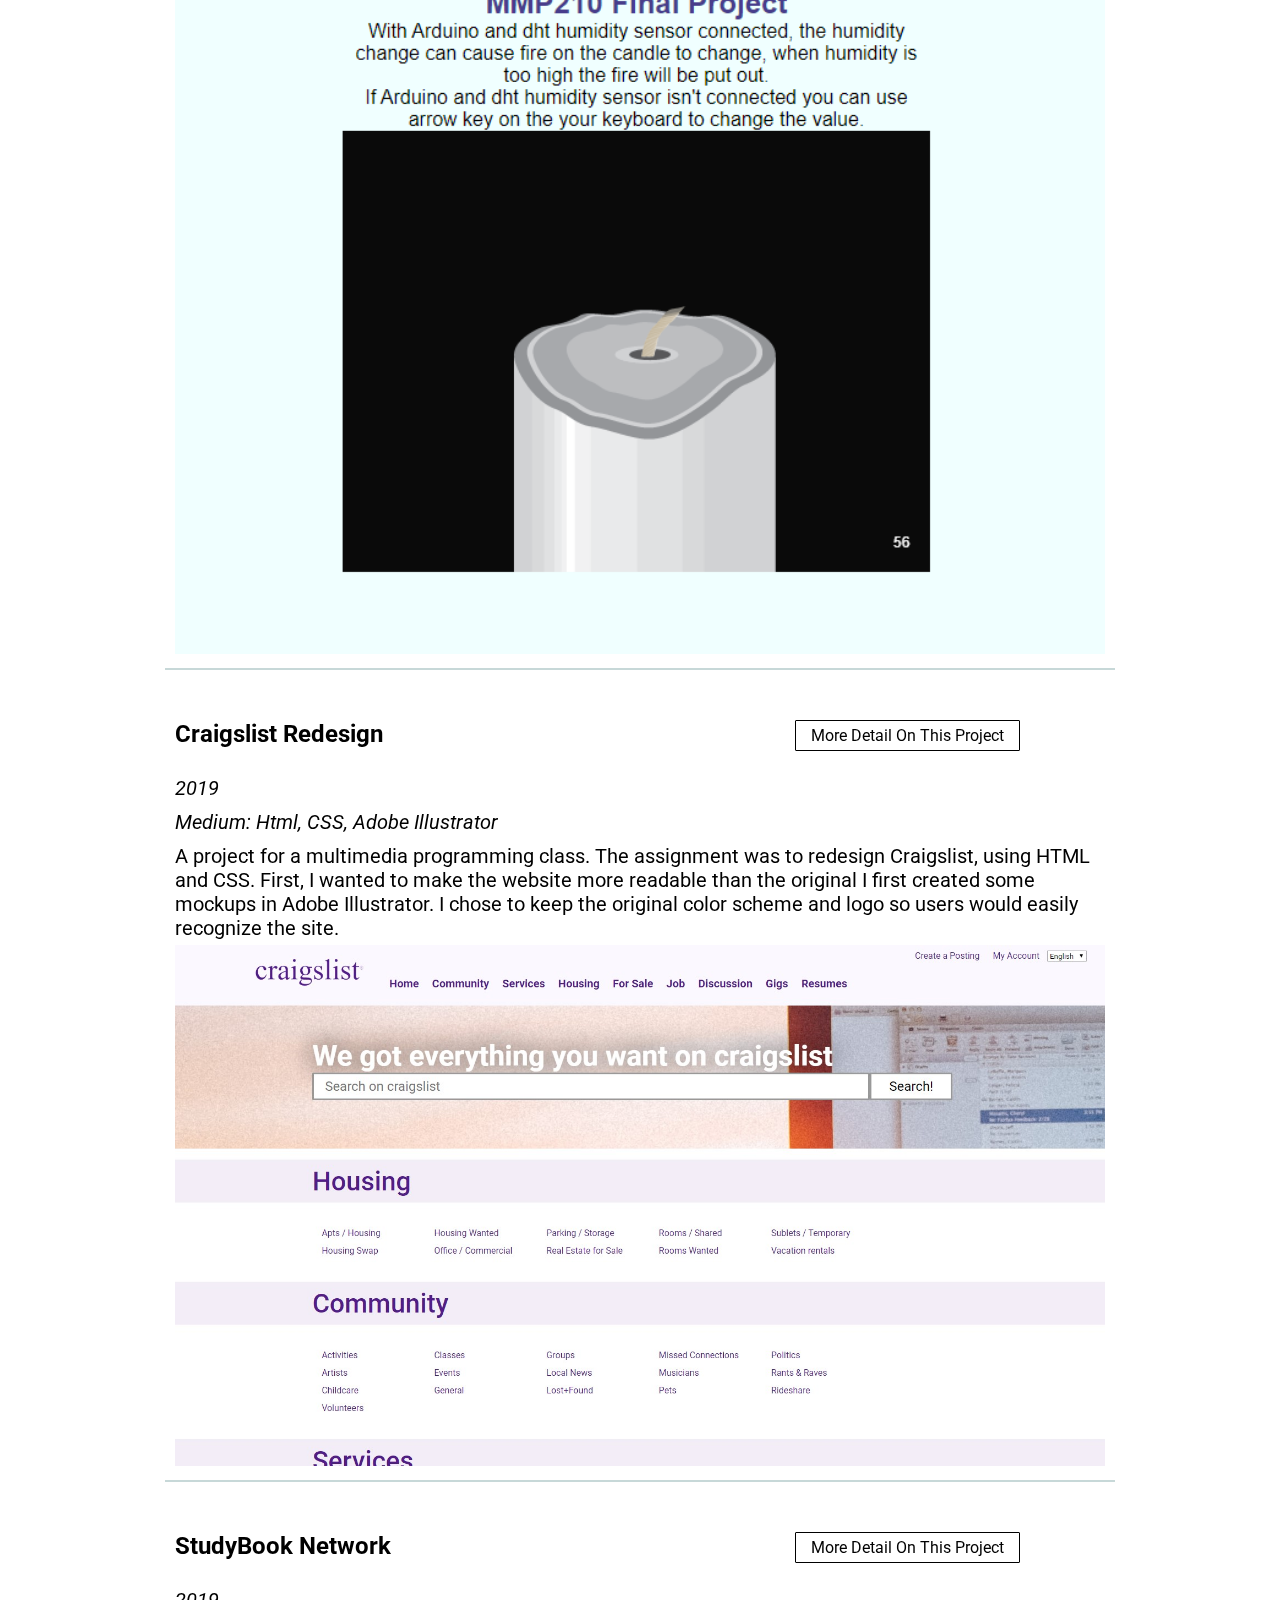
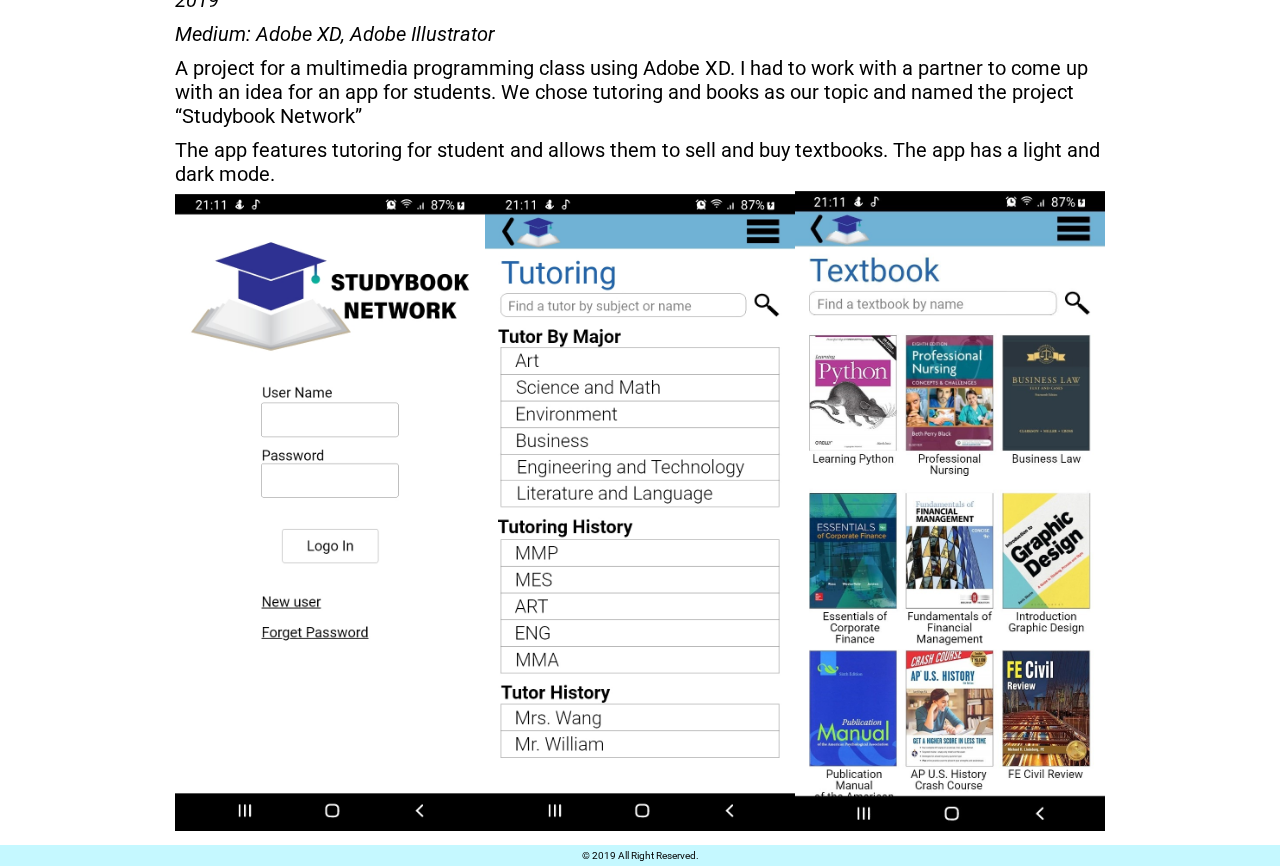
<file: work.html>
<!DOCTYPE html>
<html>

<head>
	<title>Leping Jiang</title>
	<meta name="viewport" content="width=device-width, initial-scale=1.0">
	<link rel="stylesheet" href="https://cdnjs.cloudflare.com/ajax/libs/font-awesome/4.7.0/css/font-awesome.min.css">
	<link rel="stylesheet" href="assets/css/style.css">
	<link href="https://fonts.googleapis.com/css?family=Roboto:100,100i,300,300i,400,400i,500,500i,700,700i,900,900i&display=swap" rel="stylesheet">
	<link href="https://fonts.googleapis.com/css?family=PT+Serif:400,400i,700,700i&display=swap" rel="stylesheet">
	<style>

	</style>
</head>

<body>

	<!--navigation-->
	<header id="map2">
		<h1><a href="index.html" id="logo"><img src="assets/img/jiang_logo.svg"></a></h1>

		<button id="mb"><i class="fa fa-bars"></i></button>
		<nav>
			<ul>
				<li>
					<a href="index.html"><img src="assets/img/leping_home.svg" class="imhome"></a>
				</li>
				<li>
					<a href="work.html"><img src="assets/img/portfolioc.svg" class="import"></a>
				</li>
				<li>
					<a href="contact.html"><img src="assets/img/aboutme.svg" class="imcontact"></a>
				</li>
			</ul>
		</nav>
	</header>

	<!--pop up menu(technically) and senondary menu-->
	<div class="dropdown">
		<button class="dropbtn"><img src="assets/img/lj.svg" alt=""></button>
		<div class="dropdown-content">
			<a href="work.html#map2"><img src="assets/img/up.svg" alt=""></a>
			<a href="index.html"><img src="assets/img/h.svg" alt=""></a>
			<a href="work.html"><img src="assets/img/p.svg" alt=""></a>
			<a href="contact.html"><img src="assets/img/a.svg" alt=""></a>
			<a href="work.html#map3"><img src="assets/img/dg.svg" alt=""></a>
			<a href="work.html#map5"><img src="assets/img/wb.svg" alt=""></a>
			<a href="workrandom.html"><img src="assets/img/ff.svg" alt=""></a>
		</div>
	</div>

	<!--Parallax background-->
	<div class="">
		<img src="assets/img/leoabackground.svg" class="oa">
	</div>
	<!--page title-->
	<div class="container p10 sper">
		<h1>
			<img src="assets/img/portfoliol.svg" class="pagetitle" style="width: 250px">
		</h1>
	</div>



	<!--Catagory-->
	<div class="container p10 sper">
		<div class="c100">
			<p class="p10"><a href="work.html#map3"><img src="assets/img/gdesign.svg" class="catag" style="width: 190px"></a></p>
			<p class="p10"><a href="work.html#map5"><img src="assets/img/web.svg" class="catag" style="width: 45px"></a></p>
			<p class="p10"><a href="workrandom.html"><img src="assets/img/rpja.svg" class="catag" style="width: 240px"></a></p>
		</div>
	</div>


	<!--catagory title1-->
	
		<div class="container p10 sper" style="padding-top: 20px" id="map3">
		<h1>
			<img src="assets/img/gdesign.svg" class="pagetitle" style="width: 250px">
		</h1>
	</div>
	


	<!--project 4-->
	<div class="container p10" style="padding-top: 50px">
		<div class="c66">
			<h2>
				<a href="rza21505/index.html">RZA21505-OAE (Bitmap Font)</a>
			</h2>
		</div>
		<div class="c33">
			<a href="rza21505/index.html" class="btn btnvps">More Detail On This Project</a>
		</div>
	</div>
	<div class="container p10 sper">
		<div class="c100">
			<p class="p5 dateonly">2019</p>
			<p class="p5 dateonly">Medium: Adobe Illustrator</p>
			<p class="p5">A project for a multimedia design class. I used Adobe Illustrator, to make a decorative font with 1:1 square.</p>
			<p class="p5">A lot of bitmap fonts look very similar, and I wanted my design to be different. I looked at a lot of fonts and found none that were based on outlining shapes. This is the reason I chose this approach.</p>
			<div>
				<a href="rza21505/index.html">
					<img src="assets/img/rza21505.jpg" class="c100">
				</a>
			</div>
		</div>
	</div>
	
	<!--project 4-->
	<div class="container p10" style="padding-top: 50px">
		<div class="c66">
			<h2>
				<a href="computerenthusiast/index.html">Computer Enthusiast (Magazine Design)</a>
			</h2>
		</div>
		<div class="c33">
			<a href="computerenthusiast/index.html" class="btn btnvps">More Detail On This Project</a>
		</div>
	</div>
	<div class="container p10 sper">
		<div class="c100">
			<p class="p5 dateonly">2019</p>
			<p class="p5 dateonly">Medium: Adobe InDesign</p>
			<p class="p5">A project for a multimedia design class for which I used Adobe InDesign to make a magazine cover and magazine spread. Legibility and hierarchy of information were important features.</p>
			<p class="p5">I had two topics in mind: gaming and computers. In the end, I chose computers because at the time there was more exciting news around the subject.</p>
			<p class="p5">
			I wanted to suggest a retro look. I played with the colors and layout before coming up with the final version.</p>
			<div>
				<a href="computerenthusiast/index.html">
					<img src="assets/img/lepingcefinal.jpg" class="c100">
				</a>
			</div>
		</div>
	</div>




	
		<!--project 4-->
	<div class="container p10" style="padding-top: 50px">
		<div class="c66">
			<h2>
				<a href="cpt/index.html">CP t shirt (T Shirt Design)</a>
			</h2>
		</div>
		<div class="c33">
			<a href="cpt/index.html" class="btn btnvps">More Detail On This Project</a>
		</div>
	</div>
	<div class="container p10 sper">
		<div class="c100">
			<p class="p5 dateonly">2019</p>
			<p class="p5 dateonly">Medium: Adobe Illustrator, Adobe Dimension</p>
			<p class="p5">A project for a multimedia design class. I used Adobe Illustrator to create a visual identity for a company, including its logo, website, business card, and three t-shirt design.</p>
			<p class="p5"> I chose PC as my topic because I love computers. I based my design on their real identity but added a twist.</p>
			<div>
				<a href="cpt/index.html">
					<img src="assets/img/t%20shirt%20cpu.png" class="c50"><img src="assets/img/t%20shirt%20gpu.png" class="c50"><img src="assets/img/t%20shirt%20soc.png" class="c50"><img src="assets/img/t%20shirt16bit.png" class="c50">
				</a>
			</div>
		</div>
	</div>



	<!--catagory title2-->
	<div class="container p10 sper" style="padding-top: 100px" id="map5">
		<h1>
			<img src="assets/img/web.svg" class="pagetitle" style="width: 70px">
		</h1>
	</div>



<div class="container p10" style="padding-top: 50px">
		<div class="c66">
			<h2><a href="candlep5a/index.html">Flu Shot Central</a></h2>
		</div>
<!--<div class="c33">
			<a href="candlep5a/index.html" class="btn btnvps">More Detail On This Project</a>
		</div>
--><div class="c33">
			<a href="ffc/index.html" class="btn btnvps">More Detail On This Project</a>
		</div>
	</div>
	
<div class="container p10 sper">
		<div class="c100">
			<p class="p5 dateonly">2020</p>
			<p class="p5 dateonly">Medium: Adobe Illustrator, HTML, CSS</p>
			<p class="p5">A team Project for a multimedia programming class(MMP460 at BMCC)</p>
			<p class="p5">My team and I had to make a campaign around a social issue. We chose to inform college students in New York City about the importance of the flu shot. We choose to to inform college students in New York City about the importance of getting the flu shot. My role included graphic design and web development.</p>
			<div>
				<a href="rza21505/index.html">
					<img src="assets/img/fff1.jpg" class="c100">
				</a>
			</div>
		</div>
	</div>
	
	


		<!--project 6-->
	<div class="container p10" style="padding-top: 50px">
		<div class="c66">
			<h2><a href="candlep5a/index.html">Candle fire with Arduino and p5.js</a></h2>
		</div>
		<!--		<div class="c33">
			<a href="https://lepingjiang.github.io/MMP210_Leping_Jiang/" class="btn btnvps">View project Site</a>
		</div>-->
		<div class="c33">
			<a href="candlep5a/index.html" class="btn btnvps">More Detail On This Project</a>
		</div>
	</div>
	<div class="container p10 sper">
		<div class="c100">
			<p class="p5 dateonly">2019</p>
			<p class="p5 dateonly">Medium: Html, CSS, p5.js, Arduino</p>
			<p class="p5"> A project for a multimedia programming class using p5.js and Arduino. The P5 sketch responds to input from a DHT humidity sensor connected to the microcontroller. I wanted to make something related to fire so I chose the humidity sensor. I made a candle and flame graphic in Adobe Illustrator and used the values from the sensor to control the size of the fire and the number of fireflies on the screen.</p>
			<div>
				<a href="candlep5a/index.html">
					<img src="assets/img/candle%20fire%20with%20p5%20and%20arduino.png" class="c100">
				</a>
			</div>
		</div>
	</div>


	<!--project 2-->
	<div class="container p10" style="padding-top: 50px">
		<div class="c66">
			<h2>
				<a href="cred/index.html">Craigslist Redesign</a>
			</h2>
		</div>
		<div class="c33">
			<a href="cred/index.html" class="btn btnvps">More Detail On This Project</a>
		</div>
	</div>
	<div class="container p10 sper">
		<div class="c100">
			<p class="p5 dateonly">2019</p>
			<p class="p5 dateonly">Medium: Html, CSS, Adobe Illustrator</p>
			<p class="p5">A project for a multimedia programming class. The assignment was to redesign Craigslist, using HTML and CSS. First, I wanted to make the website more readable than the original I first created some mockups in Adobe Illustrator. I chose to keep the original color scheme and logo so users would easily recognize the site.</p>
			<div>
				<a href="cred/index.html">
					<img src="assets/img/crihome.jpg" class="c100">
				</a>
			</div>
		</div>
	</div>



		<!--project 5-->
	<div class="container p10" style="padding-top: 50px">
		<div class="c66">
			<h2>
				<a href="studybook/index.html">StudyBook Network</a>
			</h2>
		</div>
		<!--		<div class="c33">
			<a href="https://xd.adobe.com/view/7e01d176-015c-49e5-78b0-065e077f96b5-0830/" class="btn btnvps">View project Site</a>
			</div>-->
		<div class="c33">
			<a href="studybook/index.html" class="btn btnvps">More Detail On This Project</a>
		</div>

	</div>
	<div class="container p10">
		<div class="c100">
			<p class="p5 dateonly">2019</p>
			<p class="p5 dateonly">Medium: Adobe XD, Adobe Illustrator</p>
			<p class="p5">A project for a multimedia programming class using Adobe XD. I had to work with a partner to come up with an idea for an app for students. We chose tutoring and books as our topic and named the project “Studybook Network”</p>
			<p class="p5">The app features tutoring for student and allows them to sell and buy textbooks. The app has a light and dark mode.</p>
			<div>
				<a href="studybook/index.html">
					<img src="assets/img/Log%20in%20page.jpg" class="c33"><img src="assets/img/Tutoring%20Navigation.jpg" class="c33"><img src="assets/img/Textbook%20Navigation.jpg" class="c33">
				</a>
			</div>
		</div>
	</div>











	<!--maybe copyrighted?-->
	<footer>
		<p class="tc a1 p5">&copy; 2019 All Right Reserved.</p>
	</footer>
	<script src="https://ajax.googleapis.com/ajax/libs/jquery/3.4.1/jquery.min.js"></script>
	<script>
		$('#mb').click(function() {
			$('nav').slideToggle();
		});

		$(window).resize(function() {
			if (window.innerWidth > 499) {
				$('nav').show();
			}
		});
	</script>
</body></html>
</file>
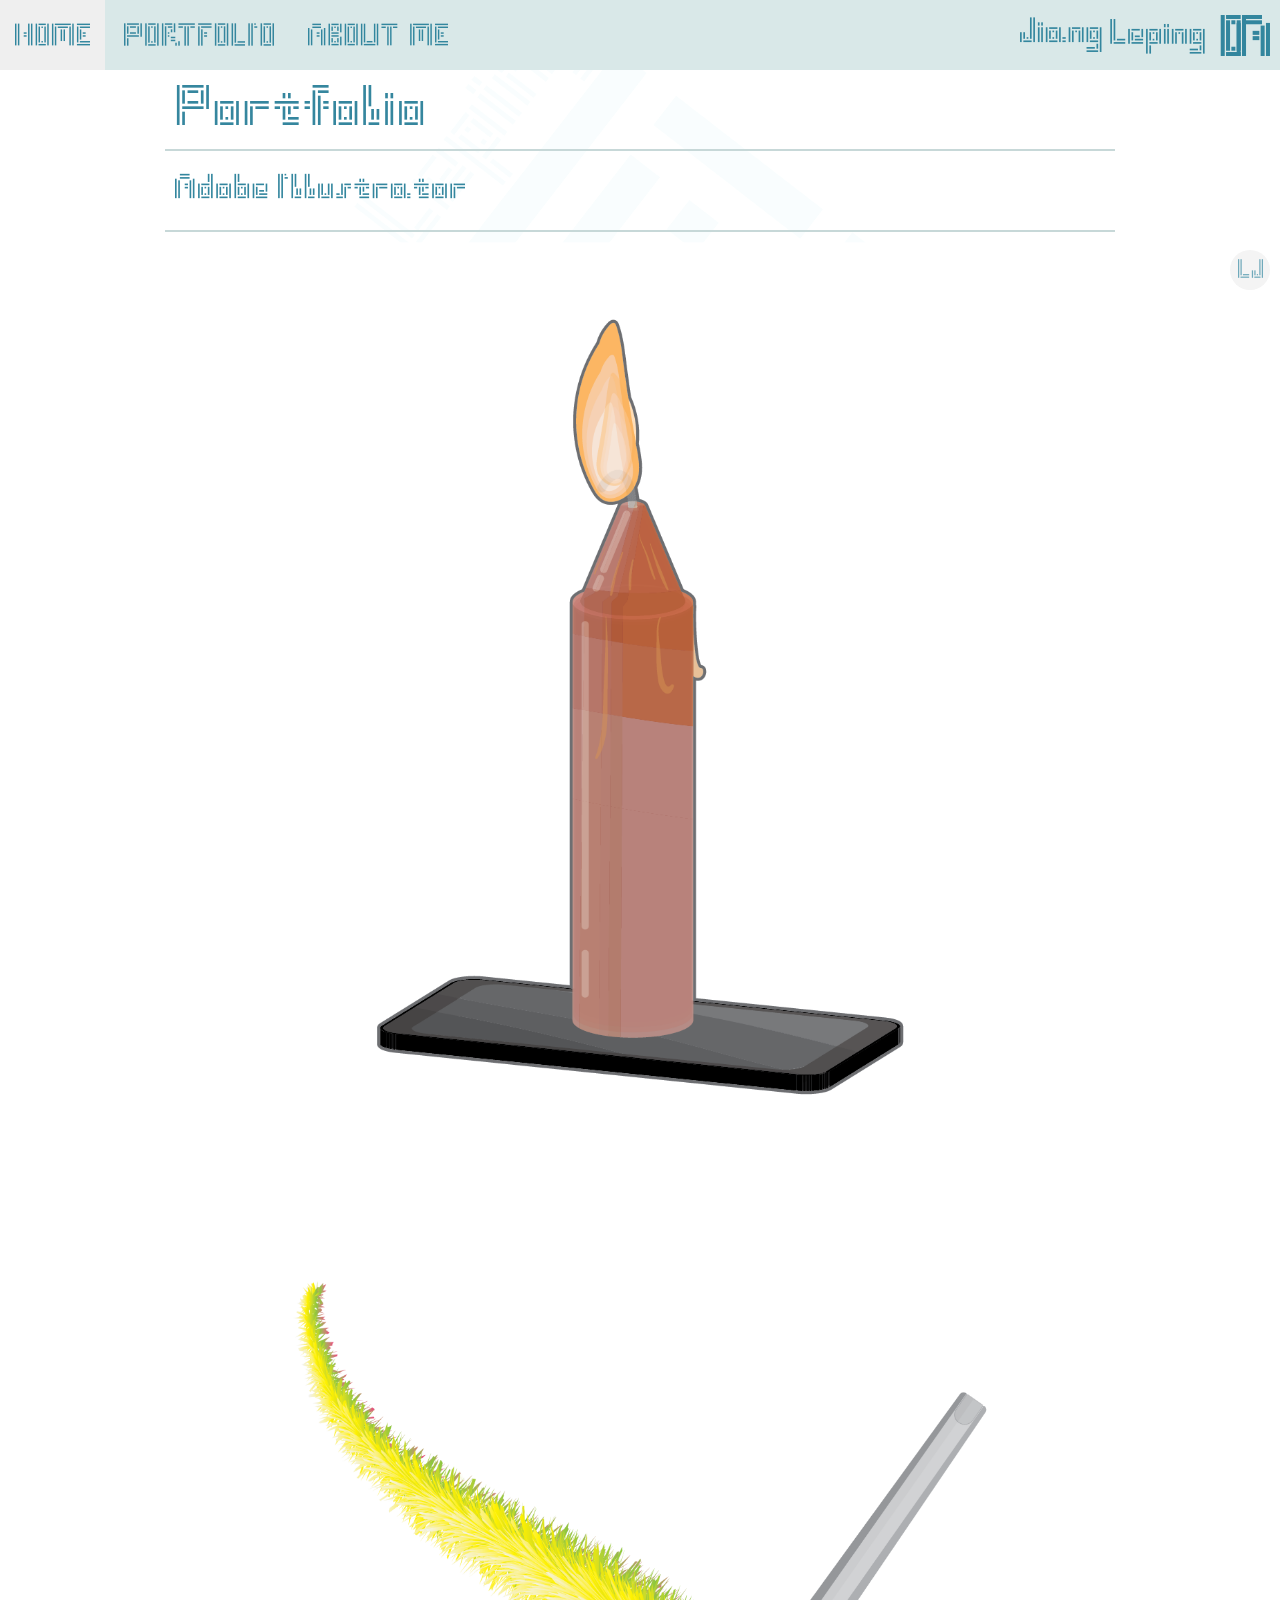
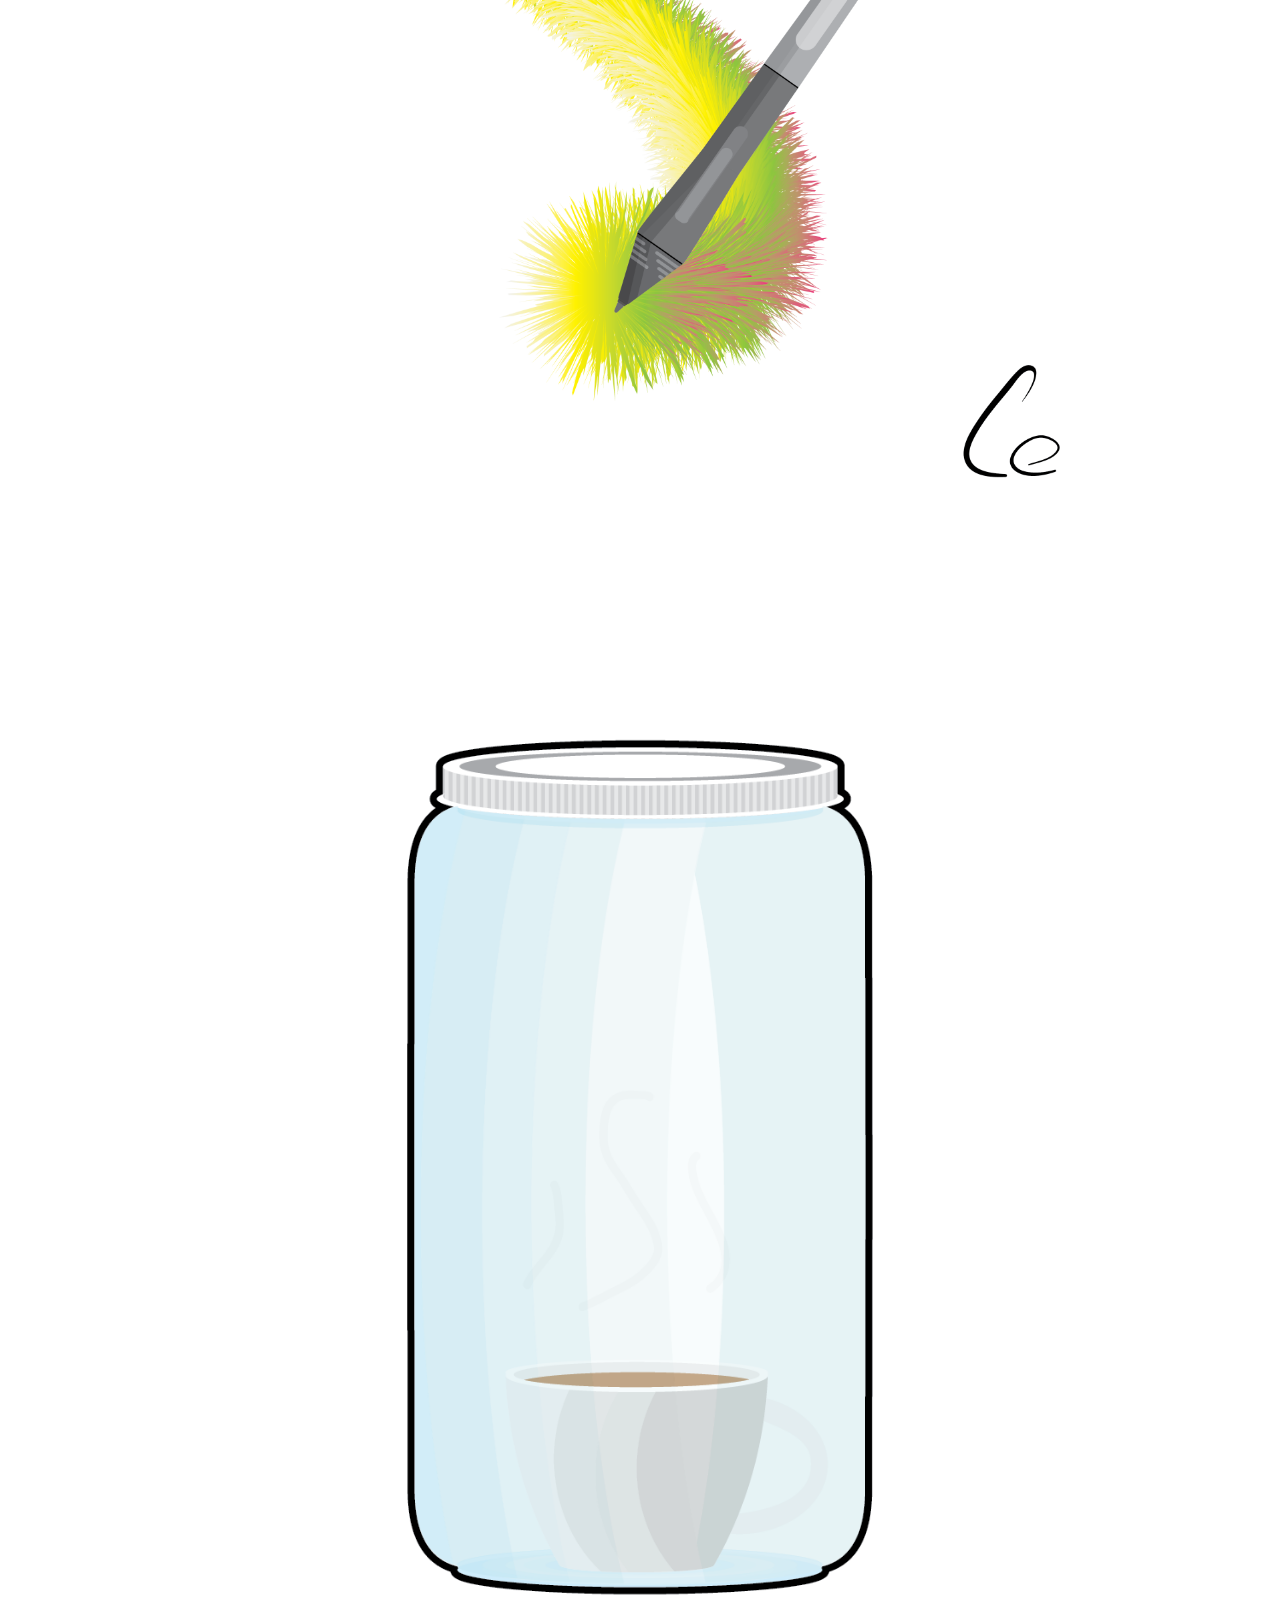
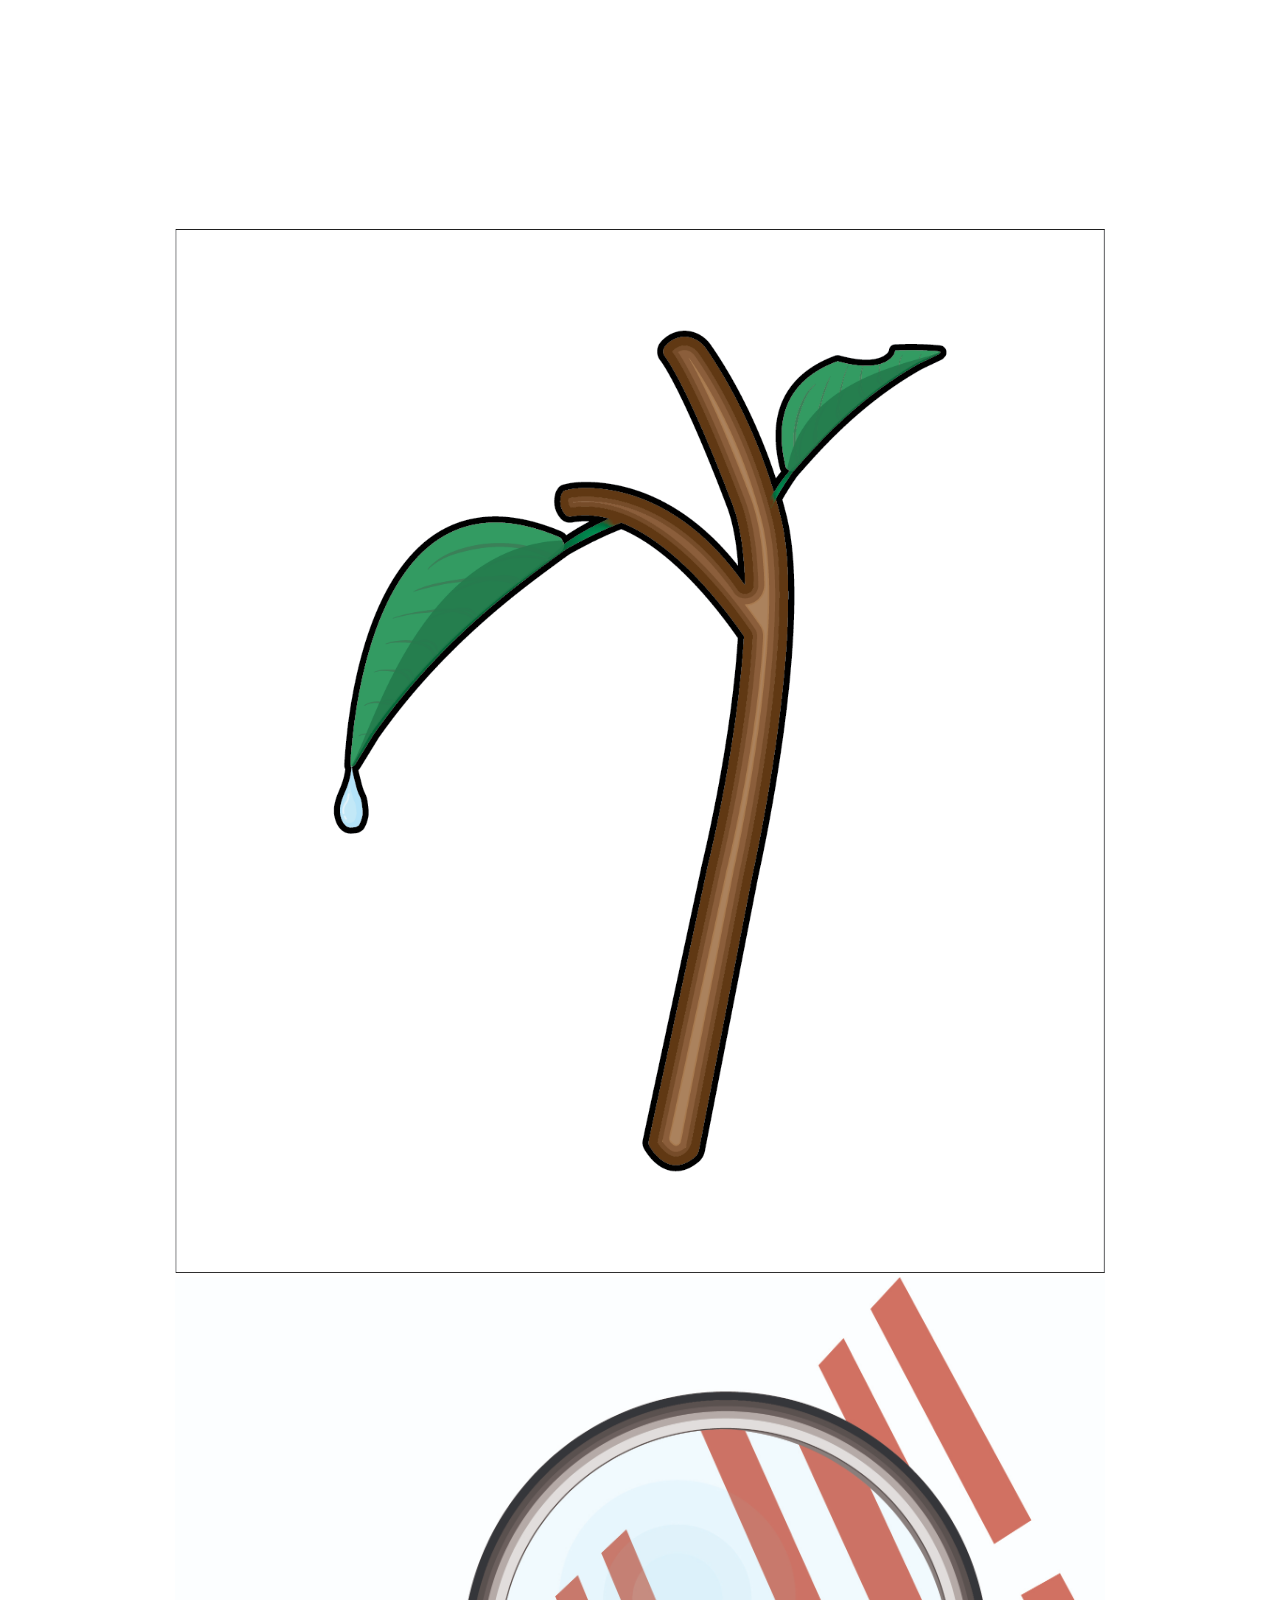
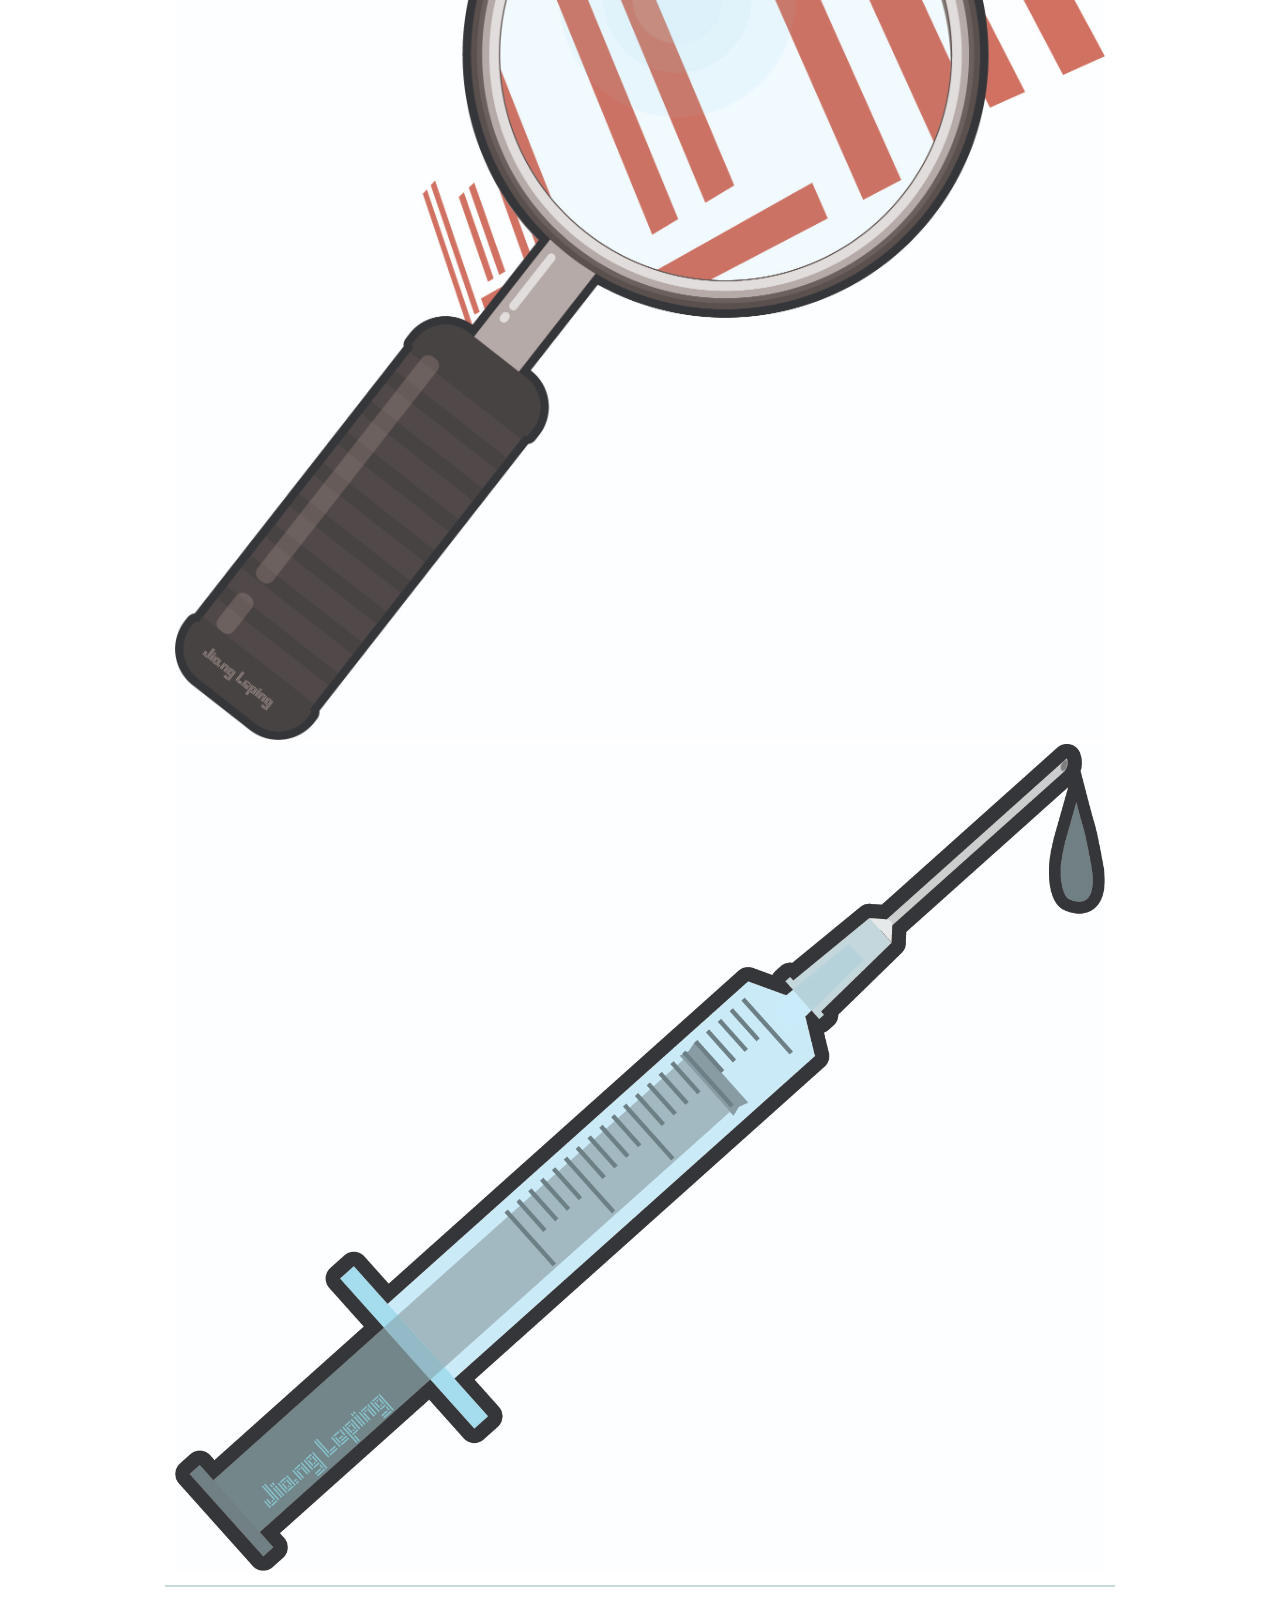
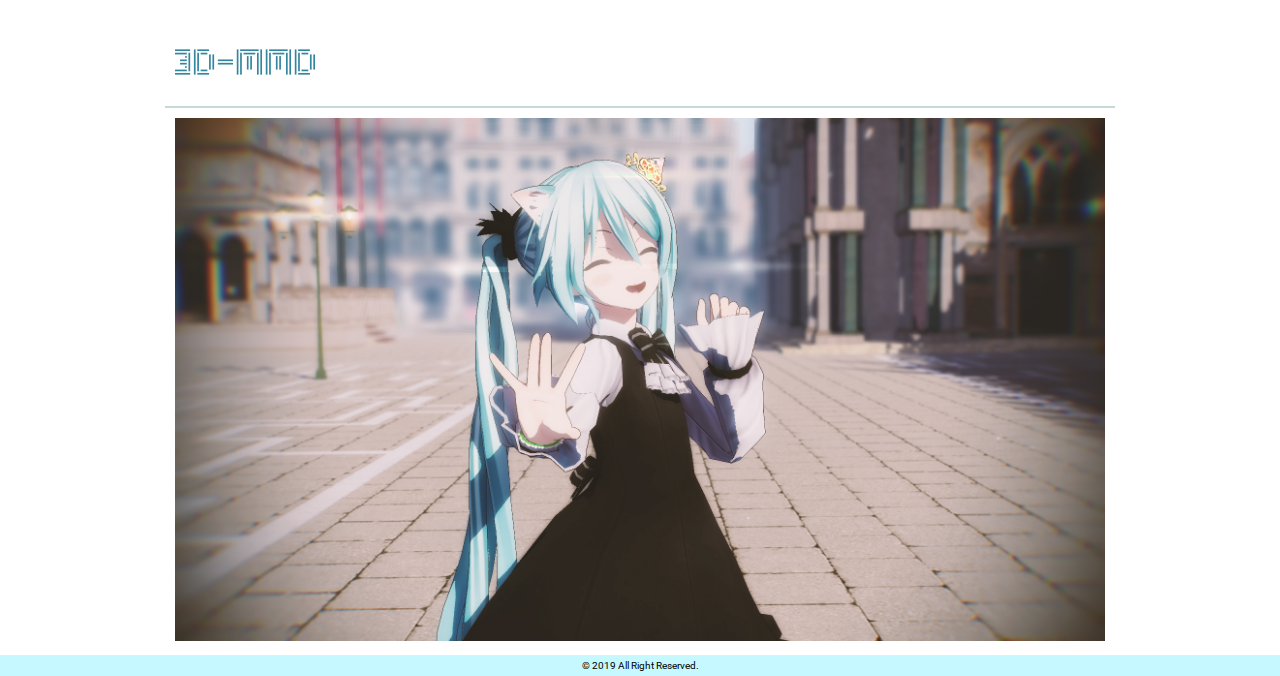
<file: workrandom.html>
<!DOCTYPE html>
<html>

<head>
	<title>Leping Jiang</title>
	<meta name="viewport" content="width=device-width, initial-scale=1.0">
	<link rel="stylesheet" href="https://cdnjs.cloudflare.com/ajax/libs/font-awesome/4.7.0/css/font-awesome.min.css">
	<link rel="stylesheet" href="assets/css/style.css">
	<link href="https://fonts.googleapis.com/css?family=Roboto:100,100i,300,300i,400,400i,500,500i,700,700i,900,900i&display=swap" rel="stylesheet">
	<link href="https://fonts.googleapis.com/css?family=PT+Serif:400,400i,700,700i&display=swap" rel="stylesheet">
	<style>

	</style>
</head>

<body>

	<!--navigation-->
	<header id="map2">
		<h1><a href="index.html" id="logo"><img src="assets/img/jiang_logo.svg"></a></h1>

		<button id="mb"><i class="fa fa-bars"></i></button>
		<nav>
			<ul>
				<li>
					<a href="index.html"><img src="assets/img/leping_home.svg" class="imhome"></a>
				</li>
				<li>
					<a href="work.html"><img src="assets/img/portfolioc.svg" class="import"></a>
				</li>
				<li>
					<a href="contact.html"><img src="assets/img/aboutme.svg" class="imcontact"></a>
				</li>
			</ul>
		</nav>
	</header>

	<!--pop up menu(technically) and senondary menu-->
	<div class="dropdown">
		<button class="dropbtn"><img src="assets/img/lj.svg" alt=""></button>
		<div class="dropdown-content">
			<a href="workrandom.html#map2"><img src="assets/img/up.svg" alt=""></a>
			<a href="index.html"><img src="assets/img/h.svg" alt=""></a>
			<a href="work.html"><img src="assets/img/p.svg" alt=""></a>
			<a href="contact.html"><img src="assets/img/a.svg" alt=""></a>
			<a href="work.html#map3"><img src="assets/img/dg.svg" alt=""></a>
			<a href="work.html#map5"><img src="assets/img/wb.svg" alt=""></a>
			<a href="workrandom.html"><img src="assets/img/ff.svg" alt=""></a>
		</div>
	</div>

	<!--Parallax background-->
	<div class="">
		<img src="assets/img/leoabackground.svg" class="oa">
	</div>
	<!--page title-->
	<div class="container p10 sper">
		<h1>
			<img src="assets/img/portfoliol.svg" class="pagetitle" style="width: 250px">
		</h1>
	</div>




	<!--catagory title2-->
	<div class="container p10 sper" style="padding-top: 10px" id="map4">
		<h1>
			<img src="assets/img/adobeillustra.svg" class="pagetitle" style="width: 290px">
		</h1>
	</div>
	
		<!--project 3-->
<!--	<div class="container p10" style="padding-top: 50px">
		<div class="c66">
			<h2>
				<a href="resume/index.html">Resume</a>
			</h2>
		</div>
		<div class="c33">
			<a href="resume/index.html" class="btn btnvps">More Detail On This Project</a>
		</div>
		<div class="c33"><a href="https://lepingjiang.github.io/Leping_Jiang_mmp240_midterm/index.html" class="btn btnvps">View project Site</a></div>
	</div>-->
	<div class="container p10 sper">
		<div class="c100">
<!--			<p class="p5">2020</p>
			<p class="p5">Medium: Adobe InDesign, Adobe Illustrator</p>
			<p class="p5">When I make the resume design use Adobe InDesign, I was thinking about is it going to read, am I consistent with the color and alignment, it there enough contrast between the title and text. And I choose the 35% cyan for color. It is easy to decide which front I am going to use, since bitmap alphabet I spend a lot of time, I am sure I am going to use the design. The hardest thing is which layout I am going to use, even before the critique I am still think about which layout I am going with. I’m not pleased with my product because I don’t have enough text, I hope I have more experience for text, and I could go for a different design.</p>-->
			<div>
					<img src="assets/img/rp6@4x.png" class="c100">
					<img src="assets/img/rp5@4x.png" class="c100">
					<img src="assets/img/rp4@4x.png" class="c100">
					<img src="assets/img/rp3@4x.png" class="c100">
					<img src="assets/img/g%20t100@4x-100.jpg" class="c100">
					<img src="assets/img/right@4x-100.jpg" class="c100">

			</div>
		</div>
	</div>



<div class="container p10 sper" style="padding-top: 50px" id="map4">
		<h1>
			<img src="assets/img/3dmmd.svg" class="pagetitle" style="width: 140px">
		</h1>
	</div>
	

	<div class="container p10">
		<div class="c100">

			<div>
				<a href="resume/index.html">
					<img src="assets/img/1493%208k.jpg" class="c100">
				</a>
			</div>
		</div>
	</div>


	<!--catagory title2-->
	<!--<div class="container p10 sper" style="padding-top: 50px" id="map4">
		<h1>
			<img src="assets/img/pcbuildb.svg" class="pagetitle" style="width: 150px">
		</h1>
	</div>
	
	<div class="container p10">
		<div class="c100">
			<h2>Personal Build (Home Workstation)</h2>
			<div>
					<img src="assets/pcimg/jiangspc.jpg" class="c100">
					<img src="assets/pcimg/pcspec.jpg" class="c100">
			</div>
		</div>
	</div>
	
		<div class="container p10 sper" style="padding-top: 50px">
		<div class="c100">
			<h2>Build for Friend</h2>
			<div>
					<img src="assets/pcimg/chenpc.jpg" class="c100">
			</div>
		</div>
	</div>-->




	<!--maybe copyrighted?-->
	<footer>
		<p class="tc a1 p5">&copy; 2019 All Right Reserved.</p>
	</footer>
	<script src="https://ajax.googleapis.com/ajax/libs/jquery/3.4.1/jquery.min.js"></script>
	<script>
		$('#mb').click(function() {
			$('nav').slideToggle();
		});

		$(window).resize(function() {
			if (window.innerWidth > 499) {
				$('nav').show();
			}
		});
	</script>
</body></html>
</file>
<file: assets/css/style.css>
/*preset*/
* {
	box-sizing: border-box;
	margin: 0;
	padding: 0;
	font-family: 'Roboto', sans-serif;
	text-decoration: none;
	color: #000
}

/*columns*/
.fullcontainer {
	display: flex;
}

.container {
	max-width: 950px;
	margin: 0 auto;
	display: flex;
}

.rfullcontainer {
	display: flex;
	flex-direction: row-reverse;
}

.sper {
	border-bottom: 2px solid #c7d8d8;
	padding-bottom: 30px;
}

.rcontainer {
	max-width: 950px;
	margin: 0 auto;
	display: flex;
	flex-direction: row-reverse;
}

.c100 {
	width: 100%;
}

.c75 {
	width: 75%;
}

.c732 {
	width: 73.2%;
}

.c66 {
	width: 66.666667%;
}

.c50 {
	width: 50%;
}

.c33 {
	width: 33.333333%;
}

.c267 {
	width: 26.7%;
}

.c25 {
	width: 25%;
}

.c125 {
	width: 12.5%;
}

.c16{
	width: 16.666666%;
}

/*nav*/
header {
	border-bottom: 0px solid #c7d8d8;
	position: relative;
	background: #d9e8e8;
	height: 70px;
}

header h1 {
	margin: 0;
}

#logo {
	/*font-family: palatino;
	font-weight: normal;
	text-decoration: none;
	color: #aaa;*/
	padding-top: 15px;
	padding-left: 10px;
	display: inline-block;
	width: 260px;
	position: absolute;
	right: 10px;
}

.nameimg {
	width: 70%;
	height: 70%;
}

/*#logo:hover {
	color: black;
}*/

#mb {
	display: none;
}

nav {
	position: absolute;
	top: 0px;
	left: 0px;

}

nav ul {
	list-style: none;
}

nav li {
	display: inline-block;
}

nav a {
	text-decoration: none;
	display: inline-block;
	border: 0px solid #31869e;
	color: #31869e;
	padding: 19px 15px;
	padding-top: 22px;
	border-radius: 0px;
	height: 
}

nav a:hover {
	border: 0px solid #004242;
	color: #004242;
	background: #efefef;
}

/*common*/

.vh {
	height:;
}

.hightcontrol{
	height: 400px;
	width: auto
}

img {
	width: 100%;
}

.apptitle {
	font-size: 18px;
	font-family: 'Roboto', sans-serif;
	font-weight: 900;
}

.applogo {
	height: 120px;
	width: auto;
}

.smlogo {
	height: 60px;
	width: auto;
}

.sspt{
	padding-top: 50px;
}

.tc {
	text-align: center;
}

.btn {
	text-decoration: none;
	display: inline-block;
	border: 1px solid #000;
	color: #000;
	padding: 5px 15px;
	border-radius: 1px;
	margin-top: 5px;
}

.btnvps{
	margin-top: 0px;
}

header ul li a img {
	height: 25px;
}

.imhome {
	width: 75px;
}

.import {
	width: 150px;
}

.imcontact {
	width: 140px;
}

.btn:hover {
	border: 1px solid #000;
	color: #000;
	border-radius: 2px;

}

.a1 {
	background: #c5f8ff;
}

.a2 {
	background: #d9e8e8;
	min-height: 140px;
}

.p5 {
	padding: 5px 0px;
}

.p10 {
	padding: 10px;
}

.p10ho {
	padding: 10px 0px;
}

.p30 {
	padding: 30px 0px;
}

.p50 {
	padding: 50px;
}

.p50ho {
	padding: 50px 0px;
}

.p100 {
	padding: 100px 0px;
}

/*type*/
h1,
h2,
h3,
h4,
h5,
h6 {
	font-family: Arial;
}

h4{
	font-weight: normal
}

h1 {
	font-weight: normal;
	font-size: 40px;
	margin: 5px 0;
}

footer p {
	font-size: 10px;
}

.pagetitle {
	height: 40px;
}

.catag {
	height: 30px;
}

.oa{
	position: fixed;
	top: 0;
	z-index: -100000;
	height: 100%;
	width: 100%;
	opacity: 0.4;
}

p{
	font-size: 20px;
}

.dateonly{
	font-style: italic;
}

/*Dropdown menu or secondary menu*/
.dropbtn {
	background-color: rgba(199l, 216, 216, 0.7);
	color: white;
	font-size: 16px;
	border: none;
	position: fixed;
	top: 250px;
	right: 10px;
	width: 40px;
	height: 40px;
	padding: 5px;
	border: 0px solid #33869e;
	opacity: 0.7;
	border-radius: 25px
}

.dropbtn img{
	width: 25px;
	height: 25px;
}

.dropdown {
	position: relative;
	z-index: 1;
	height: 0;
}

.dropdown-content {
	display: none;
	position: fixed;
	right: 10px;
	top: 285px;
	background-color: #d9e8e8;
	width: 40px;
	border: 0px solid #33869e;
	opacity: 0.7;
	border-radius: 25px

}

.dropdown-content a {
	text-align: center;
	color: black;
	text-decoration: none;
	display: block;
	padding-top: 10px;
	height: 40px;
	border: 0px solid #33869e;
	border-radius: 30px;

}

.dropdown-content a img {
	height: 17px
}

.dropdown-content a:hover {
	background-color: #fff;
}

.dropdown:hover .dropdown-content {
	display: block;
}

.dropdown:hover .dropbtn {
	background-color: #fff;
}

.tp {
	width: 100%;
	border: 0;
	border-bottom: 1px solid #000;
	background: rgba(255, 255, 255, 0);
}




@media screen and (max-width:750px) {

	.container,
	.rcontainer,
	.fullcontainer,
	.rfullcontainer {
		display: block;
	}

	.c100,
	.c75,
	.c66,
	.c50,
	.c33,
	.c25,
	.c732,
	.c267,
	.c125,
	.c16{
		width: 100%;
	}

	
	
	nav a {
	text-decoration: none;
	display: inline-block;
	border: 0px solid #31869e;
	color: #31869e;
	padding: 22px 5px;
	padding-top: 26px;
	border-radius: 0px;
	height: 
}
	
	
	.nameimg {
		width: 40%
	}

	header ul li a img {
		height: 18px;
	}

	.imhome {
		width: 65px;
	}

	.import {
		width: 134px;
	}

	.imcontact {
		width: 130px;
	}
	
		.hightcontrol{
		height: auto;
		width: 90vw;
	
}




@media screen and (max-width:600px) {
	.oa{
		width: 500px;
		height: 500px;
	}
	
	.vh {
		height: auto;
	}

	nav {
		position: relative;
		background: #d9e8e8;
		padding: 2px;
		right: 0px;
		top: 10px
	}

	nav ul {}

	nav li {
		display: block;
		border-bottom: 1px solid #fff;
	}

	header ul li a img {}

	nav a {
		width: 100%;
		border: none;
	}

	nav a:hover {
		width: 100%;
		border: none;
		background: white;
	}

	#mb {
		display: block;
		position: relative;
		left: 10px;
		top: 6px;
		color: #32869e;
		padding: 1px;
		border: 0px solid #f00;
		background: #d9e8e8;
		font-size: 30px;
	}

	#logo {
		width: 150px;
		padding-top: 0px;
	}

	.nameimg {
		width: 50%
	}

	.container,
	.rcontainer {
		padding: 0px 15px;
	}

	header ul li a img {
		height: 20px;
	}

	.imhome {
		width: 65px;
	}

	.import {
		width: 134px;
	}

	.imcontact {
		width: 130px;
	}
}
</file>
